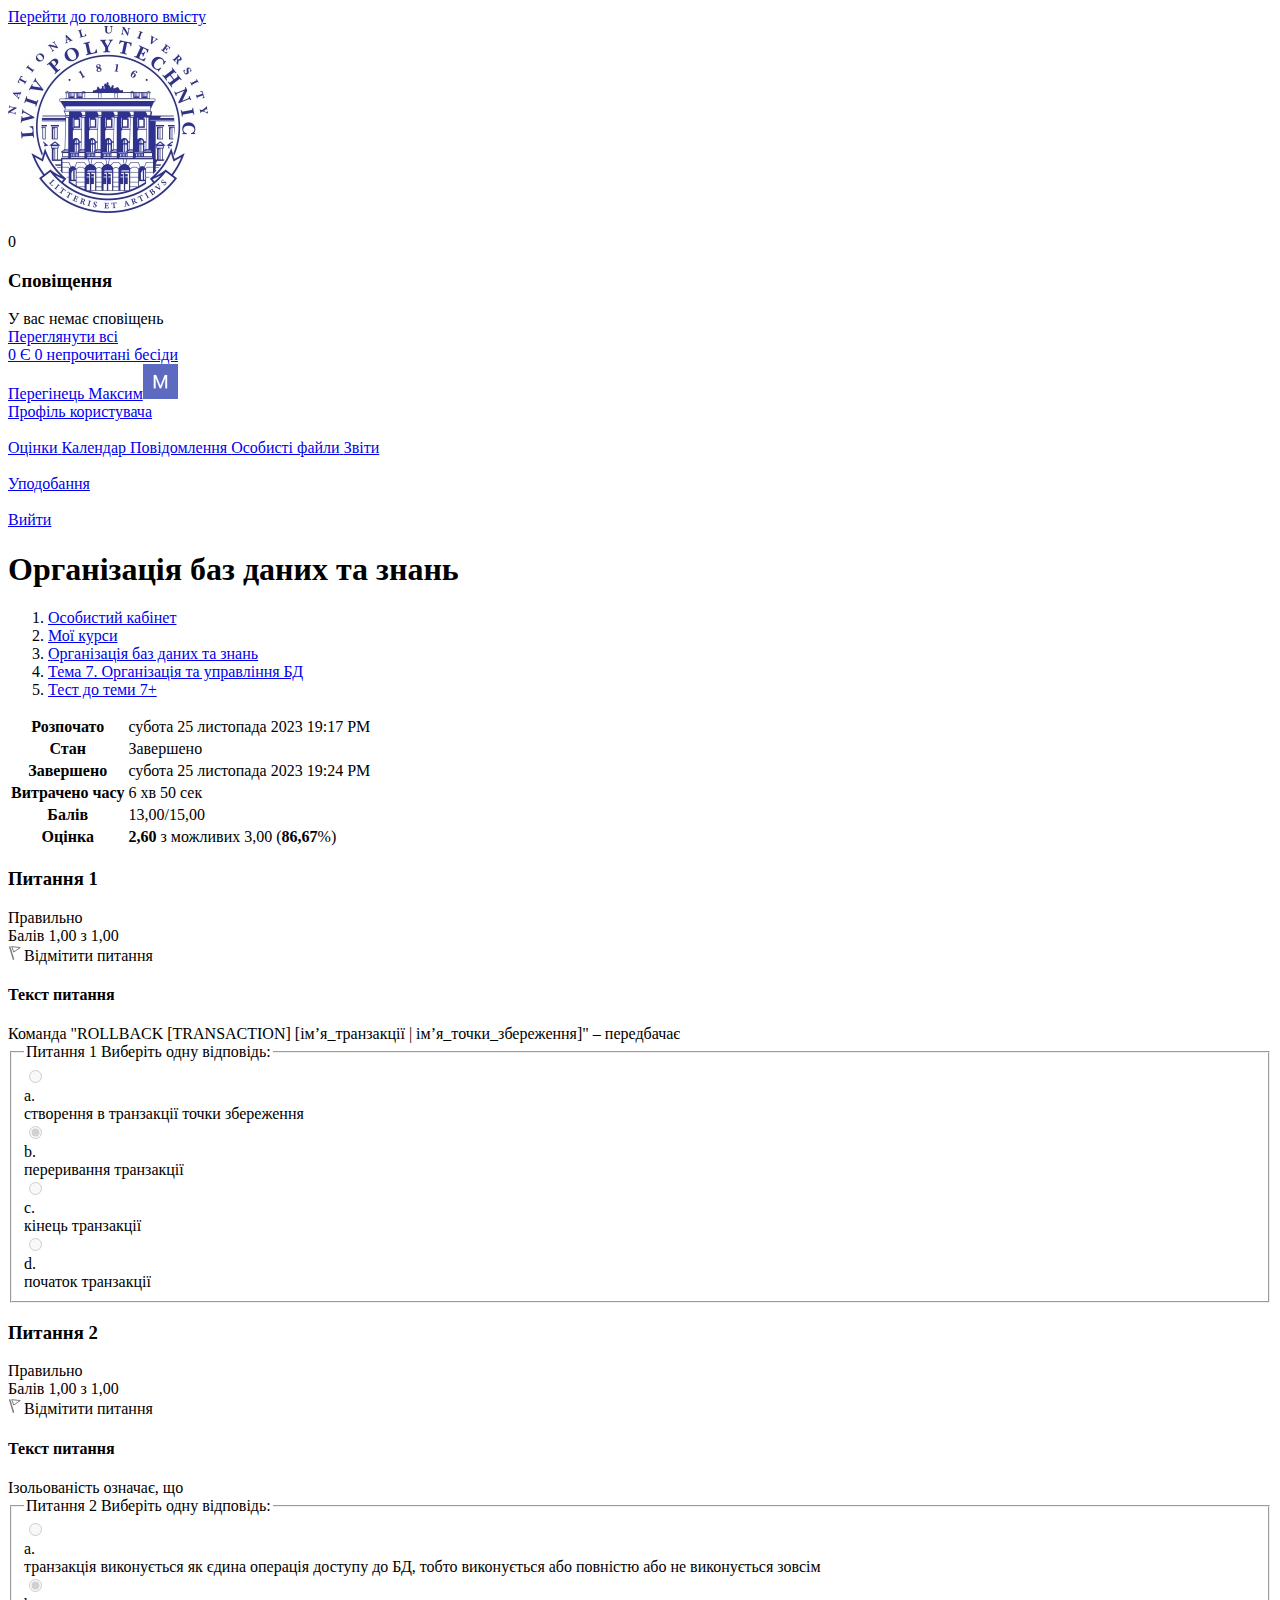
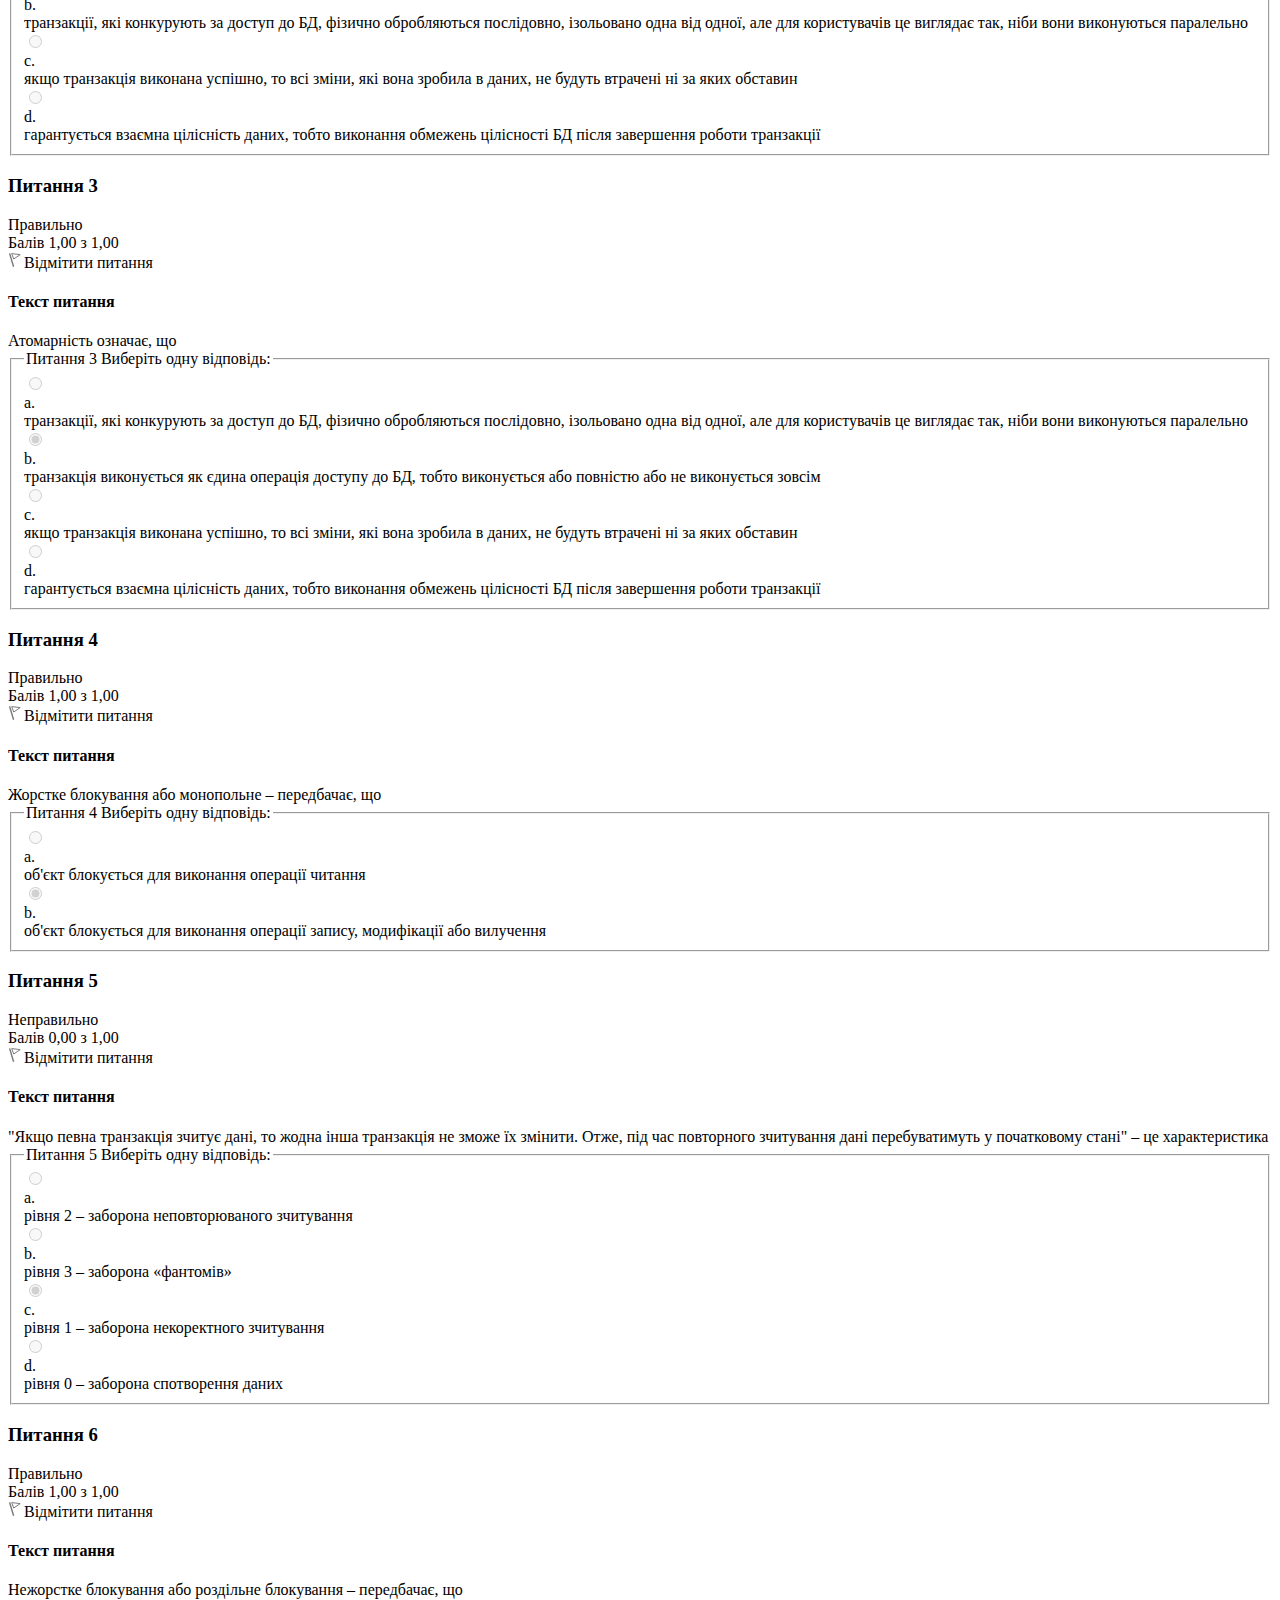
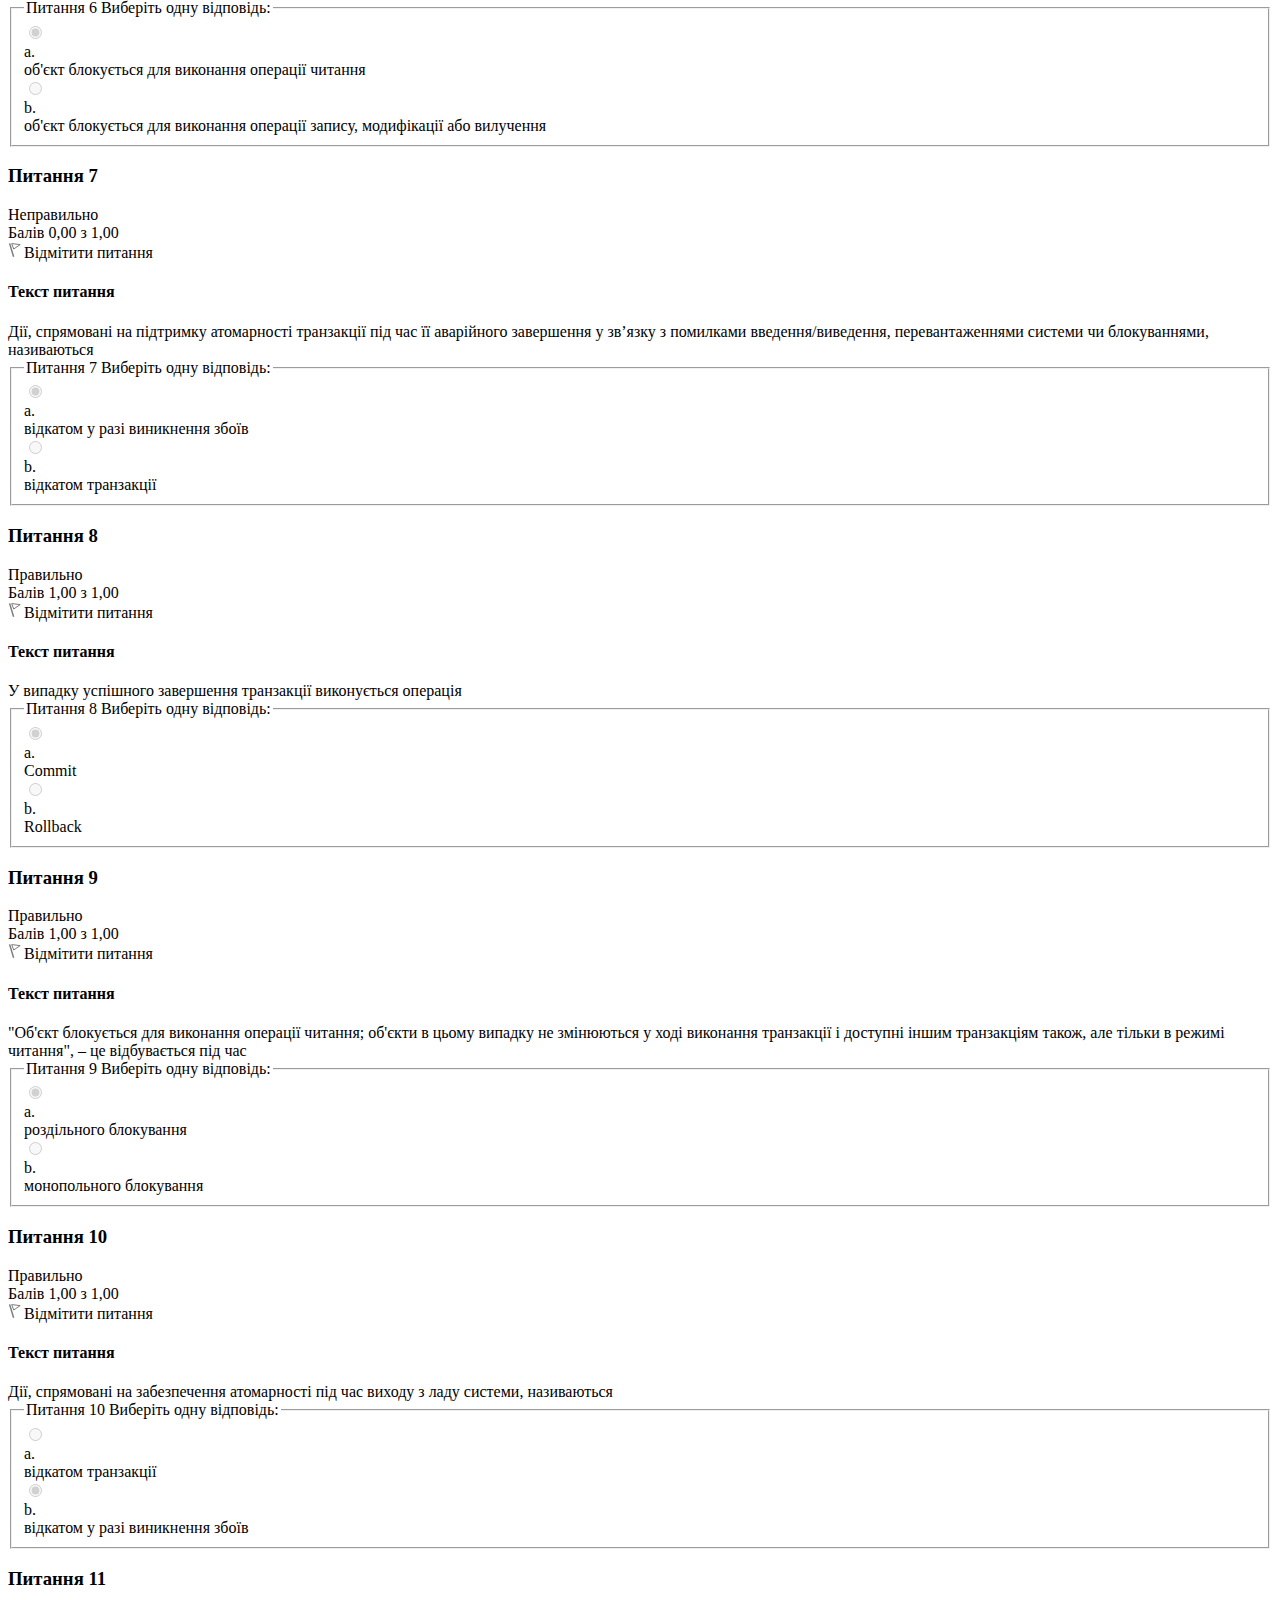
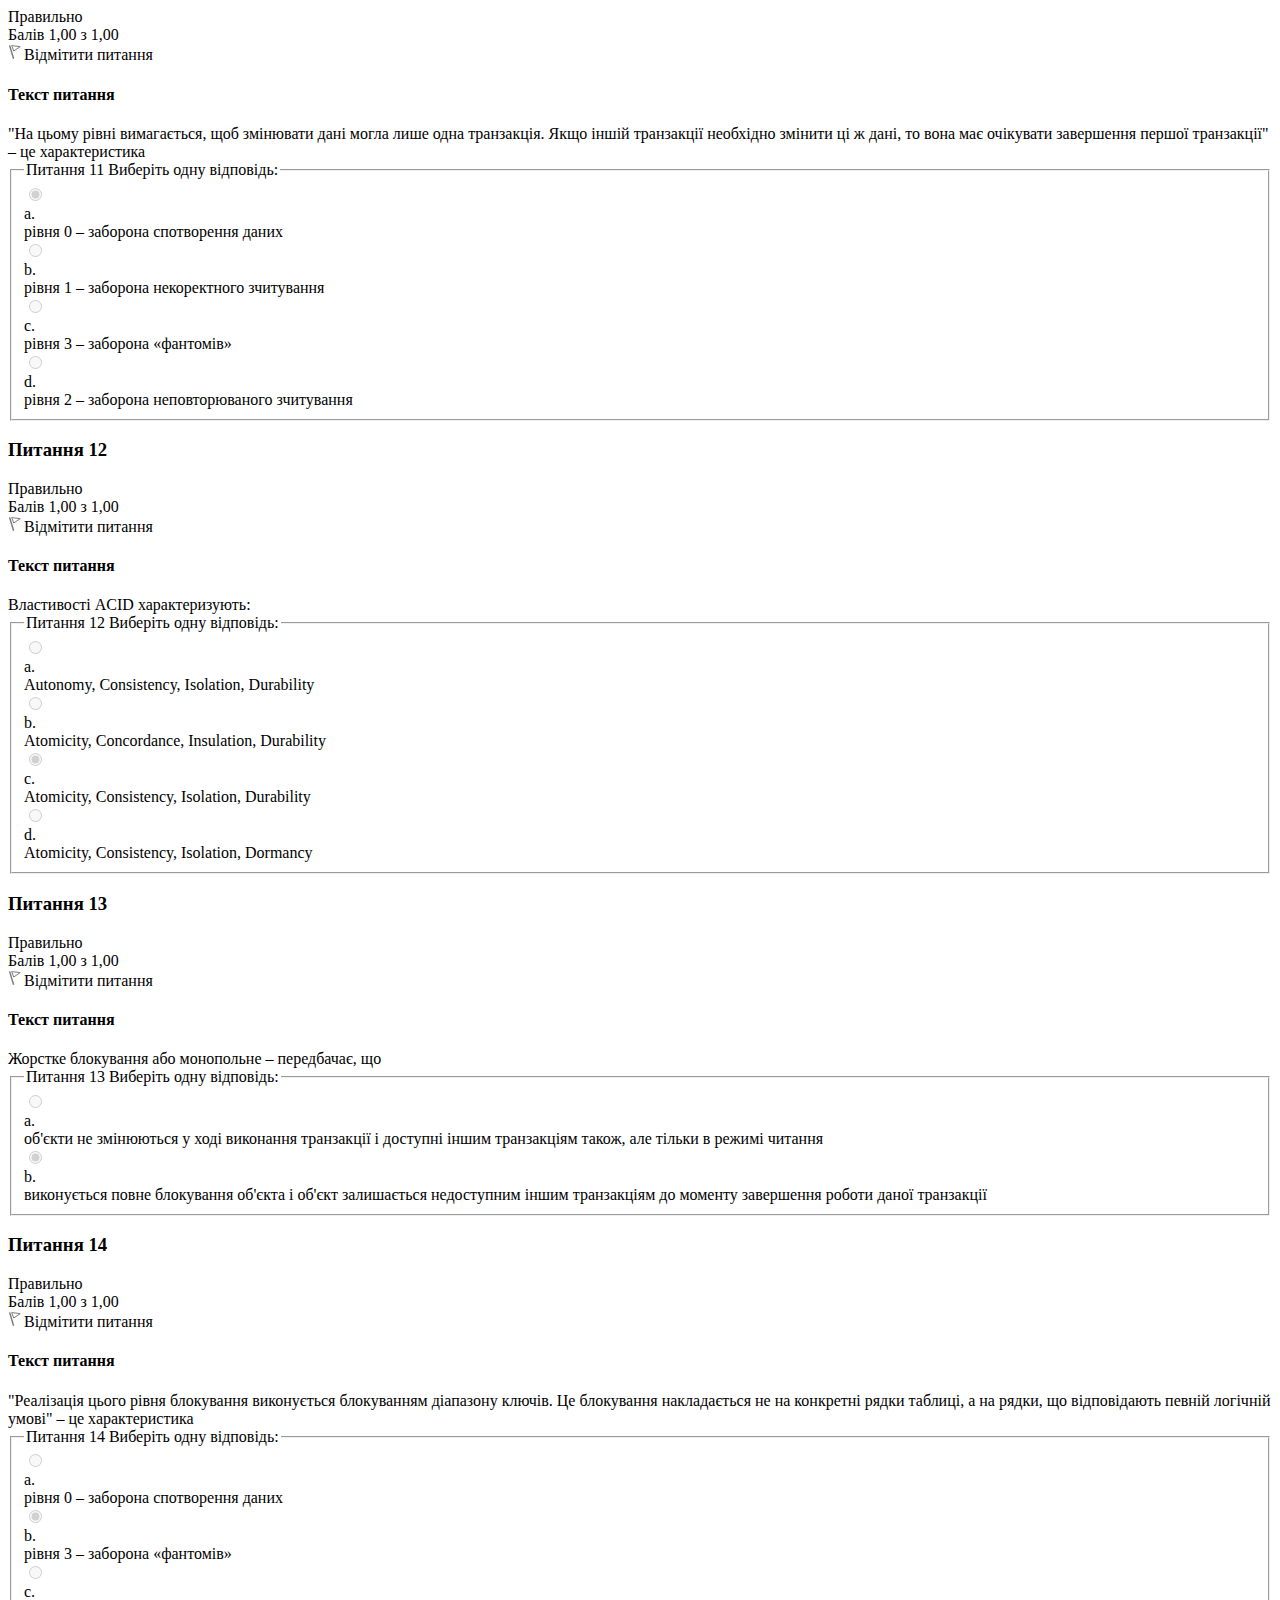
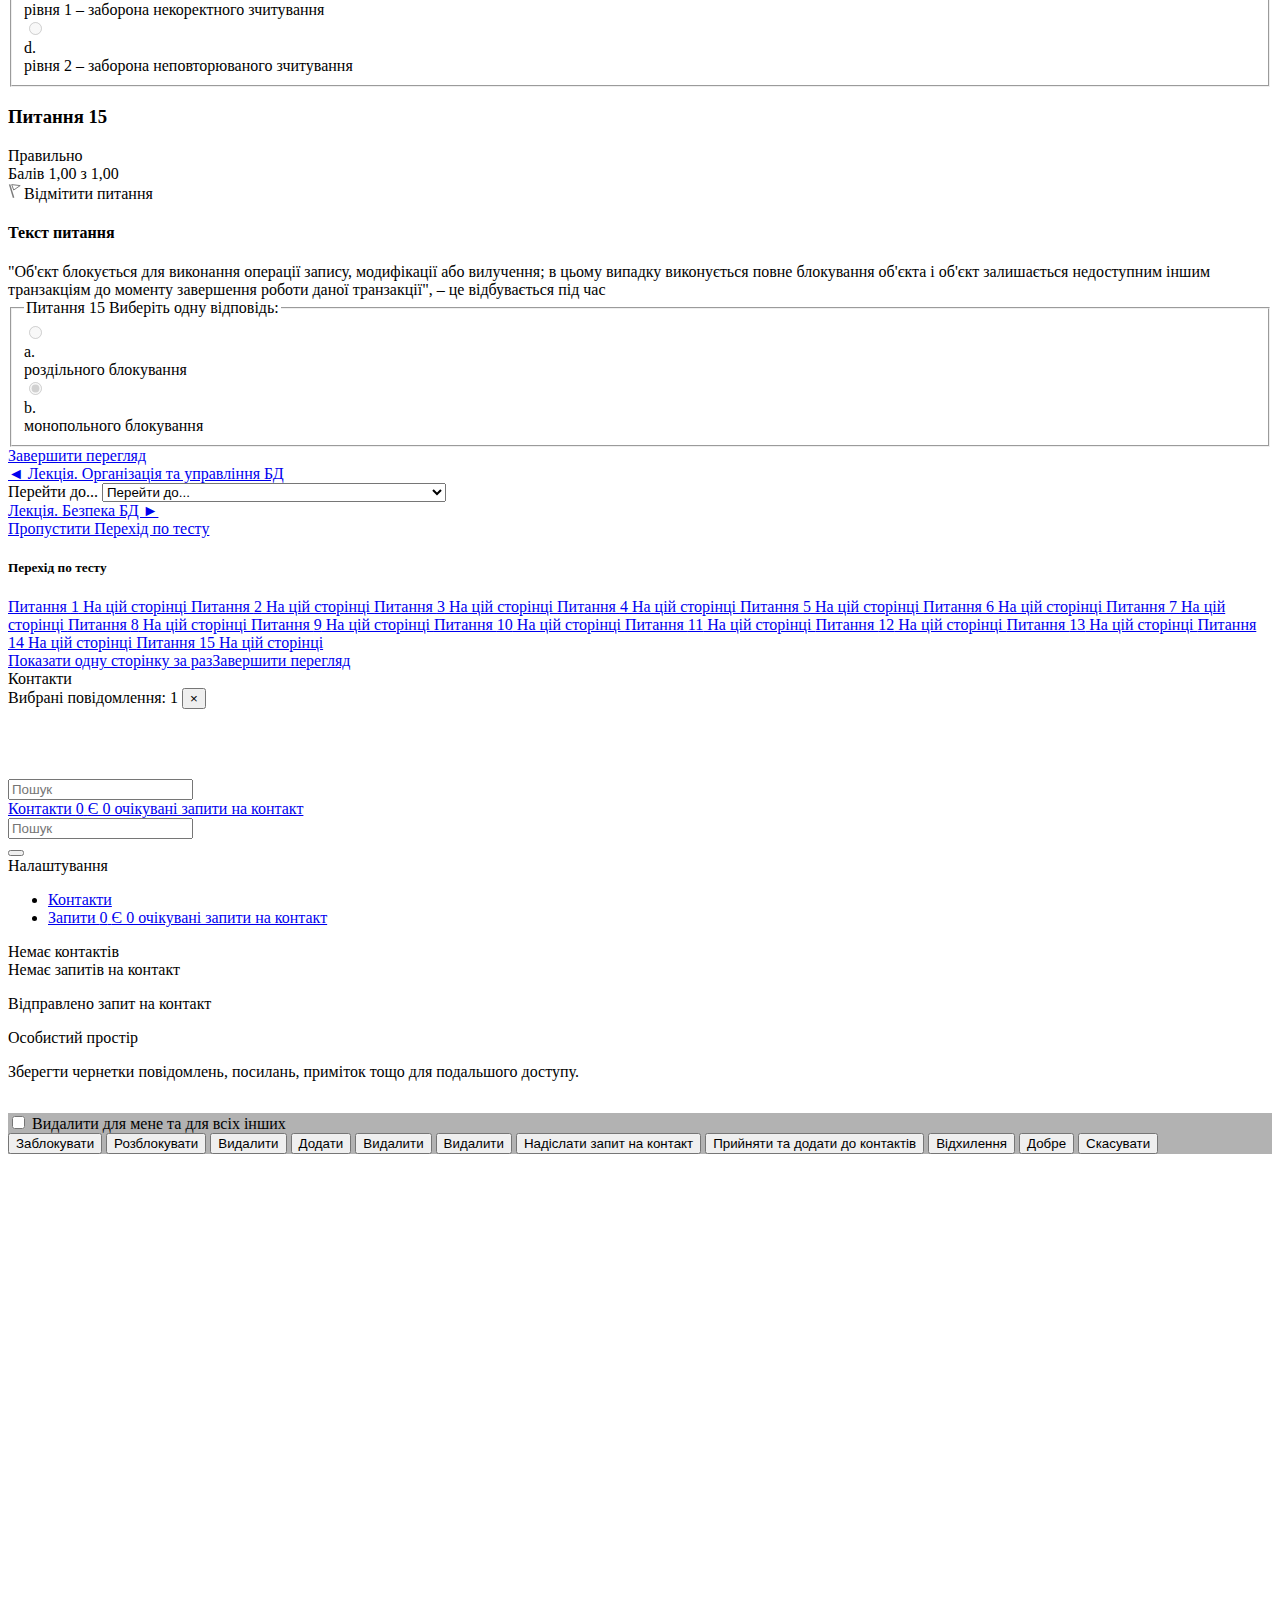
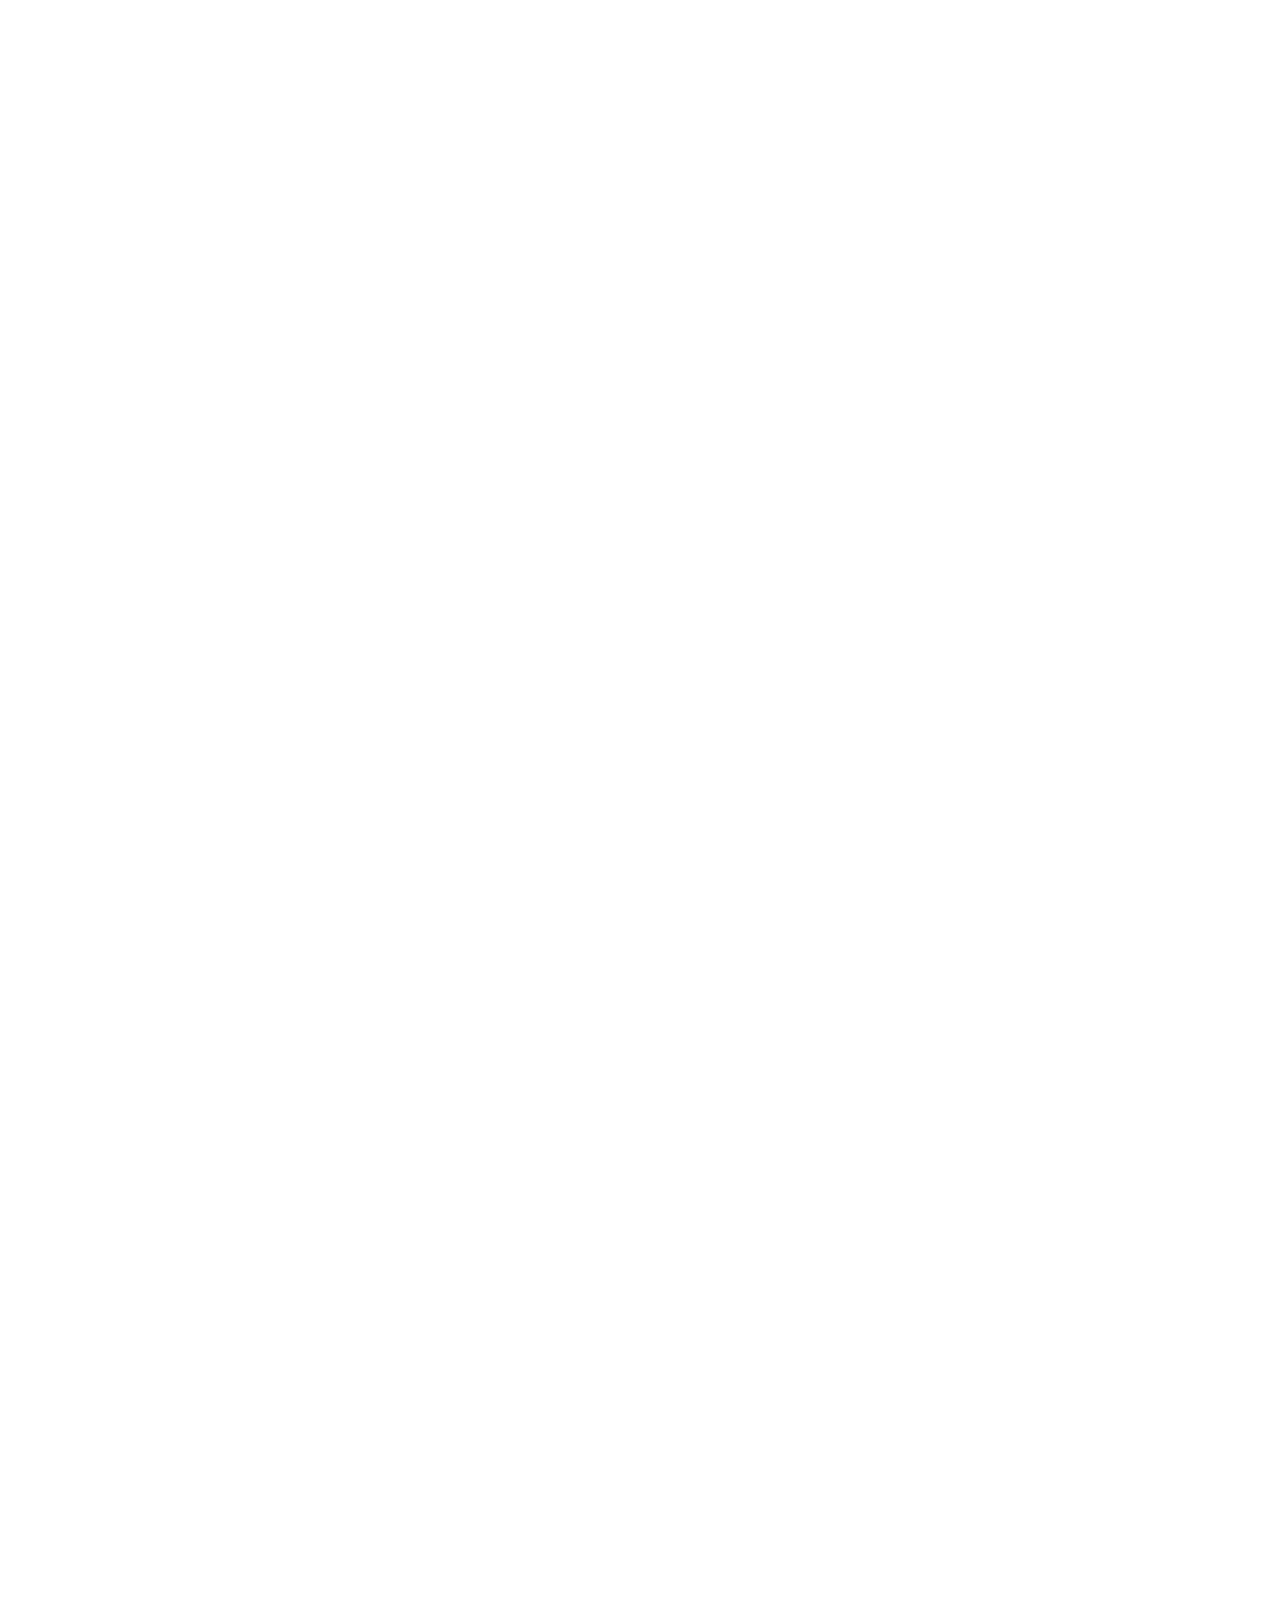
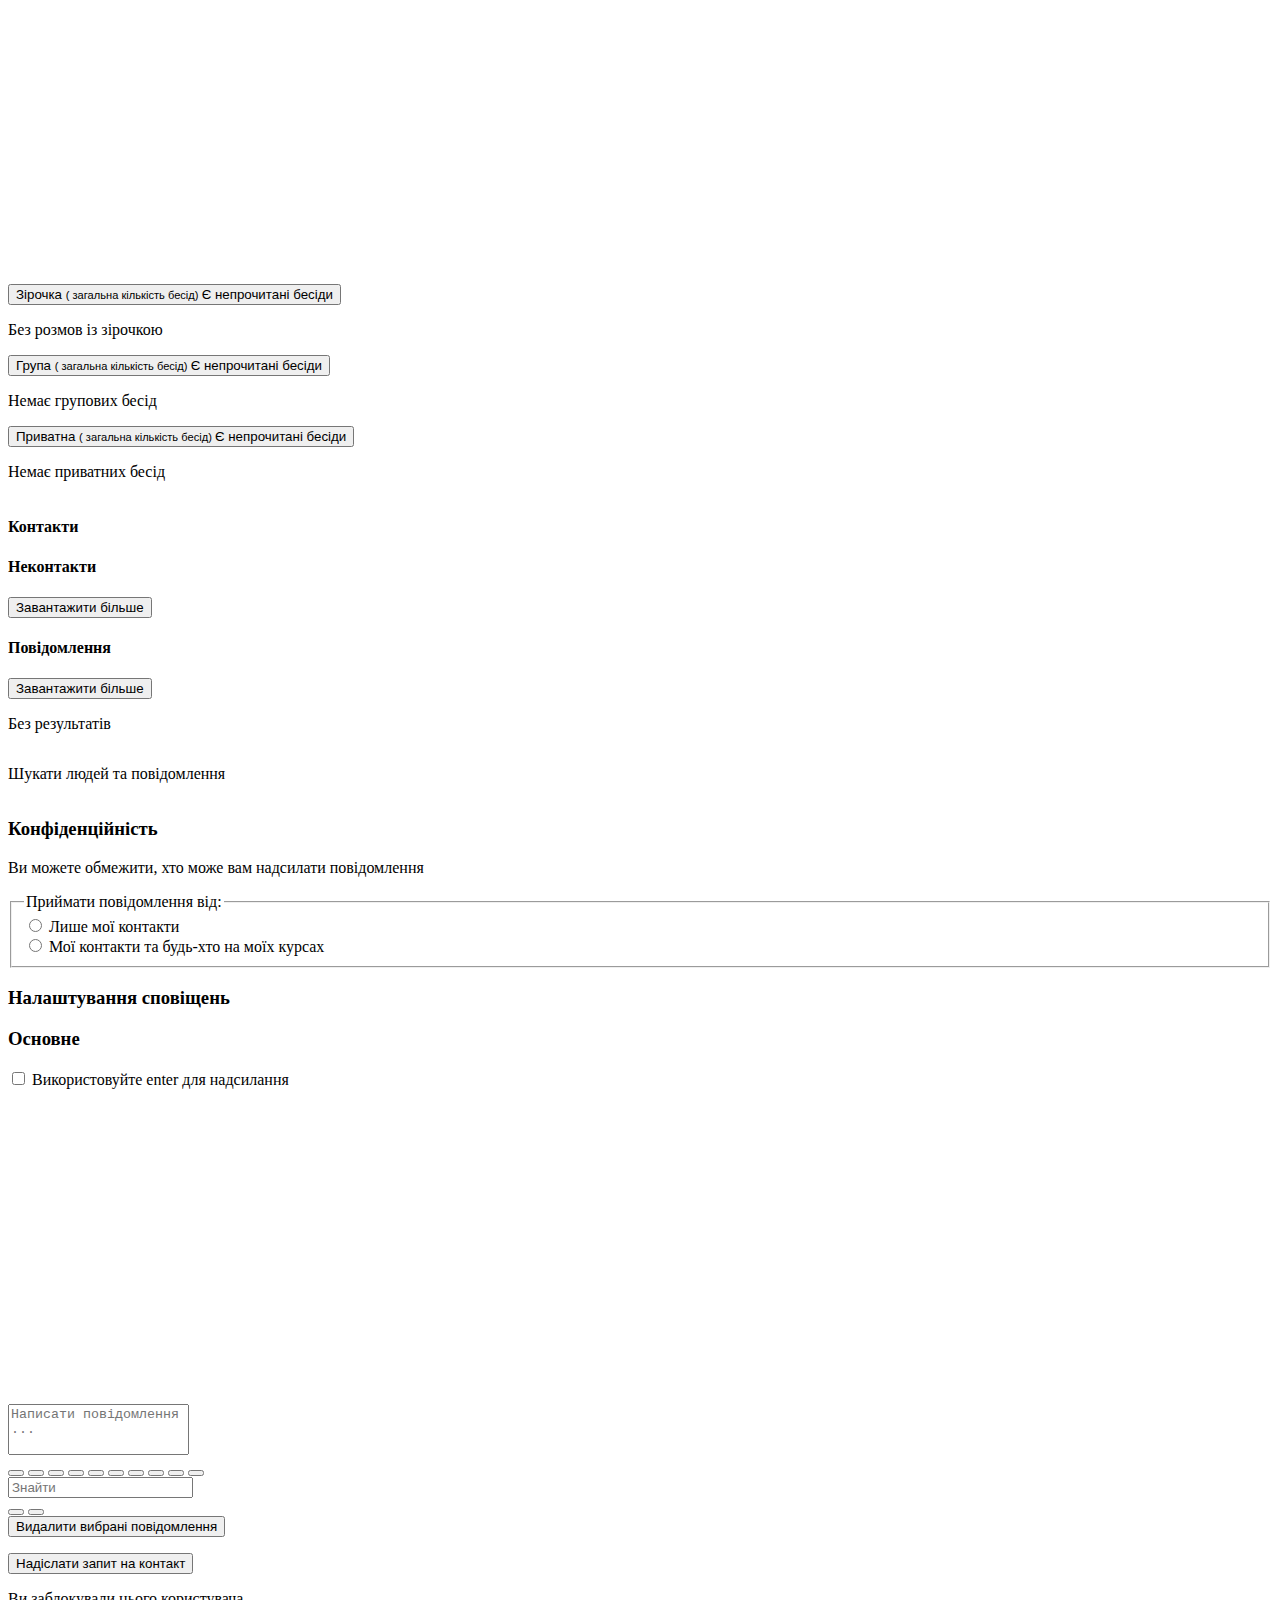
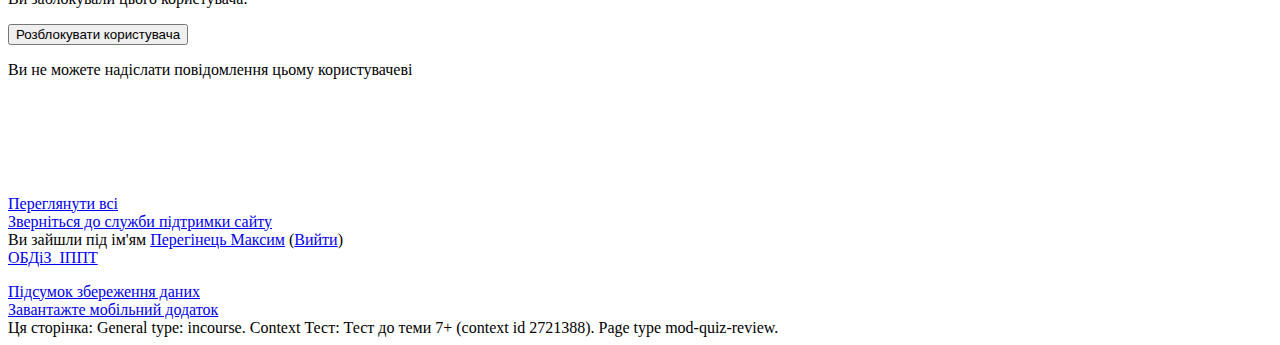
<file: assets/Тест до теми 7+_ спроба перегляду.html>
<!DOCTYPE html>
<!-- saved from url=(0067)https://vns.lpnu.ua/mod/quiz/review.php?attempt=6922531&cmid=599668 -->
<html dir="ltr" lang="uk" xml:lang="uk" class="yui3-js-enabled" data-lt-installed="true"><link type="text/css" rel="stylesheet" id="dark-mode-custom-link"><link type="text/css" rel="stylesheet" id="dark-mode-general-link"><style lang="en" type="text/css" id="dark-mode-custom-style"></style><style lang="en" type="text/css" id="dark-mode-native-style"></style><style lang="en" type="text/css" id="dark-mode-native-sheet"></style><head><meta http-equiv="Content-Type" content="text/html; charset=UTF-8">
    <title>Тест до теми 7+: спроба перегляду</title>
    <link rel="shortcut icon" href="https://vns.lpnu.ua/theme/image.php?theme=classic&amp;component=theme&amp;rev=1700869287&amp;image=favicon">
    <meta name="apple-itunes-app" content="app-id=633359593, app-argument=https://vns.lpnu.ua/mod/quiz/review.php?attempt=6922531&amp;cmid=599668"><link rel="manifest" href="https://vns.lpnu.ua/admin/tool/mobile/mobile.webmanifest.php">
<meta name="keywords" content="moodle, Тест до теми 7+: спроба перегляду">
<link rel="stylesheet" type="text/css" href="./Тест до теми 7+_ спроба перегляду_files/combo"><script type="text/javascript" async="" src="./Тест до теми 7+_ спроба перегляду_files/analytics.js.download"></script><script type="text/javascript" async="" src="./Тест до теми 7+_ спроба перегляду_files/js"></script><script type="text/javascript" async="" src="./Тест до теми 7+_ спроба перегляду_files/analytics.js.download"></script><script type="text/javascript" async="" src="./Тест до теми 7+_ спроба перегляду_files/js(1)"></script><script type="text/javascript" async="" src="./Тест до теми 7+_ спроба перегляду_files/js(2)"></script><script type="text/javascript" async="" src="./Тест до теми 7+_ спроба перегляду_files/analytics.js.download"></script><script type="text/javascript" async="" src="./Тест до теми 7+_ спроба перегляду_files/js(3)"></script><script charset="utf-8" id="yui_3_18_1_1_1700933084746_8" src="./Тест до теми 7+_ спроба перегляду_files/combo(1)" async=""></script><link charset="utf-8" rel="stylesheet" id="yui_3_18_1_1_1700933084746_19" href="./Тест до теми 7+_ спроба перегляду_files/combo(2)"><script charset="utf-8" id="yui_3_18_1_1_1700933084746_20" src="./Тест до теми 7+_ спроба перегляду_files/combo(3)" async=""></script><script charset="utf-8" id="yui_3_18_1_1_1700933084746_28" src="./Тест до теми 7+_ спроба перегляду_files/javascript.php" async=""></script><script charset="utf-8" id="yui_3_18_1_1_1700933084746_129" src="./Тест до теми 7+_ спроба перегляду_files/javascript(1).php" async=""></script><script charset="utf-8" id="yui_3_18_1_1_1700933084746_130" src="./Тест до теми 7+_ спроба перегляду_files/javascript(2).php" async=""></script><script charset="utf-8" id="yui_3_18_1_1_1700933084746_131" src="./Тест до теми 7+_ спроба перегляду_files/combo(4)" async=""></script><script id="firstthemesheet" type="text/css">/** Required in order to fix style inclusion problems in IE with YUI **/</script><link rel="stylesheet" type="text/css" href="./Тест до теми 7+_ спроба перегляду_files/styles.php">
<script>
//<![CDATA[
var M = {}; M.yui = {};
M.pageloadstarttime = new Date();
M.cfg = {"wwwroot":"https:\/\/vns.lpnu.ua","homeurl":{},"sesskey":"njcGiGRqrB","sessiontimeout":"345600","sessiontimeoutwarning":"6000","themerev":"1700869287","slasharguments":0,"theme":"classic","iconsystemmodule":"core\/icon_system_fontawesome","jsrev":"1700869328","admin":"admin","svgicons":true,"usertimezone":"Europe\/Kyiv","courseId":11452,"courseContextId":1834525,"contextid":2721388,"contextInstanceId":599668,"langrev":1700869309,"templaterev":"1700869350"};var yui1ConfigFn = function(me) {if(/-skin|reset|fonts|grids|base/.test(me.name)){me.type='css';me.path=me.path.replace(/\.js/,'.css');me.path=me.path.replace(/\/yui2-skin/,'/assets/skins/sam/yui2-skin')}};
var yui2ConfigFn = function(me) {var parts=me.name.replace(/^moodle-/,'').split('-'),component=parts.shift(),module=parts[0],min='-min';if(/-(skin|core)$/.test(me.name)){parts.pop();me.type='css';min=''}
if(module){var filename=parts.join('-');me.path=component+'/'+module+'/'+filename+min+'.'+me.type}else{me.path=component+'/'+component+'.'+me.type}};
YUI_config = {"debug":false,"base":"https:\/\/vns.lpnu.ua\/lib\/yuilib\/3.18.1\/","comboBase":"https:\/\/vns.lpnu.ua\/theme\/yui_combo.php?","combine":true,"filter":null,"insertBefore":"firstthemesheet","groups":{"yui2":{"base":"https:\/\/vns.lpnu.ua\/lib\/yuilib\/2in3\/2.9.0\/build\/","comboBase":"https:\/\/vns.lpnu.ua\/theme\/yui_combo.php?","combine":true,"ext":false,"root":"2in3\/2.9.0\/build\/","patterns":{"yui2-":{"group":"yui2","configFn":yui1ConfigFn}}},"moodle":{"name":"moodle","base":"https:\/\/vns.lpnu.ua\/theme\/yui_combo.php?m\/1700869328\/","combine":true,"comboBase":"https:\/\/vns.lpnu.ua\/theme\/yui_combo.php?","ext":false,"root":"m\/1700869328\/","patterns":{"moodle-":{"group":"moodle","configFn":yui2ConfigFn}},"filter":null,"modules":{"moodle-core-actionmenu":{"requires":["base","event","node-event-simulate"]},"moodle-core-blocks":{"requires":["base","node","io","dom","dd","dd-scroll","moodle-core-dragdrop","moodle-core-notification"]},"moodle-core-chooserdialogue":{"requires":["base","panel","moodle-core-notification"]},"moodle-core-dragdrop":{"requires":["base","node","io","dom","dd","event-key","event-focus","moodle-core-notification"]},"moodle-core-event":{"requires":["event-custom"]},"moodle-core-formchangechecker":{"requires":["base","event-focus","moodle-core-event"]},"moodle-core-handlebars":{"condition":{"trigger":"handlebars","when":"after"}},"moodle-core-languninstallconfirm":{"requires":["base","node","moodle-core-notification-confirm","moodle-core-notification-alert"]},"moodle-core-lockscroll":{"requires":["plugin","base-build"]},"moodle-core-maintenancemodetimer":{"requires":["base","node"]},"moodle-core-notification":{"requires":["moodle-core-notification-dialogue","moodle-core-notification-alert","moodle-core-notification-confirm","moodle-core-notification-exception","moodle-core-notification-ajaxexception"]},"moodle-core-notification-dialogue":{"requires":["base","node","panel","escape","event-key","dd-plugin","moodle-core-widget-focusafterclose","moodle-core-lockscroll"]},"moodle-core-notification-alert":{"requires":["moodle-core-notification-dialogue"]},"moodle-core-notification-confirm":{"requires":["moodle-core-notification-dialogue"]},"moodle-core-notification-exception":{"requires":["moodle-core-notification-dialogue"]},"moodle-core-notification-ajaxexception":{"requires":["moodle-core-notification-dialogue"]},"moodle-core_availability-form":{"requires":["base","node","event","event-delegate","panel","moodle-core-notification-dialogue","json"]},"moodle-backup-backupselectall":{"requires":["node","event","node-event-simulate","anim"]},"moodle-backup-confirmcancel":{"requires":["node","node-event-simulate","moodle-core-notification-confirm"]},"moodle-course-categoryexpander":{"requires":["node","event-key"]},"moodle-course-dragdrop":{"requires":["base","node","io","dom","dd","dd-scroll","moodle-core-dragdrop","moodle-core-notification","moodle-course-coursebase","moodle-course-util"]},"moodle-course-management":{"requires":["base","node","io-base","moodle-core-notification-exception","json-parse","dd-constrain","dd-proxy","dd-drop","dd-delegate","node-event-delegate"]},"moodle-course-util":{"requires":["node"],"use":["moodle-course-util-base"],"submodules":{"moodle-course-util-base":{},"moodle-course-util-section":{"requires":["node","moodle-course-util-base"]},"moodle-course-util-cm":{"requires":["node","moodle-course-util-base"]}}},"moodle-form-dateselector":{"requires":["base","node","overlay","calendar"]},"moodle-form-shortforms":{"requires":["node","base","selector-css3","moodle-core-event"]},"moodle-question-chooser":{"requires":["moodle-core-chooserdialogue"]},"moodle-question-preview":{"requires":["base","dom","event-delegate","event-key","core_question_engine"]},"moodle-question-searchform":{"requires":["base","node"]},"moodle-availability_completion-form":{"requires":["base","node","event","moodle-core_availability-form"]},"moodle-availability_date-form":{"requires":["base","node","event","io","moodle-core_availability-form"]},"moodle-availability_grade-form":{"requires":["base","node","event","moodle-core_availability-form"]},"moodle-availability_group-form":{"requires":["base","node","event","moodle-core_availability-form"]},"moodle-availability_grouping-form":{"requires":["base","node","event","moodle-core_availability-form"]},"moodle-availability_profile-form":{"requires":["base","node","event","moodle-core_availability-form"]},"moodle-mod_assign-history":{"requires":["node","transition"]},"moodle-mod_quiz-autosave":{"requires":["base","node","event","event-valuechange","node-event-delegate","io-form"]},"moodle-mod_quiz-dragdrop":{"requires":["base","node","io","dom","dd","dd-scroll","moodle-core-dragdrop","moodle-core-notification","moodle-mod_quiz-quizbase","moodle-mod_quiz-util-base","moodle-mod_quiz-util-page","moodle-mod_quiz-util-slot","moodle-course-util"]},"moodle-mod_quiz-modform":{"requires":["base","node","event"]},"moodle-mod_quiz-questionchooser":{"requires":["moodle-core-chooserdialogue","moodle-mod_quiz-util","querystring-parse"]},"moodle-mod_quiz-quizbase":{"requires":["base","node"]},"moodle-mod_quiz-toolboxes":{"requires":["base","node","event","event-key","io","moodle-mod_quiz-quizbase","moodle-mod_quiz-util-slot","moodle-core-notification-ajaxexception"]},"moodle-mod_quiz-util":{"requires":["node","moodle-core-actionmenu"],"use":["moodle-mod_quiz-util-base"],"submodules":{"moodle-mod_quiz-util-base":{},"moodle-mod_quiz-util-slot":{"requires":["node","moodle-mod_quiz-util-base"]},"moodle-mod_quiz-util-page":{"requires":["node","moodle-mod_quiz-util-base"]}}},"moodle-message_airnotifier-toolboxes":{"requires":["base","node","io"]},"moodle-filter_glossary-autolinker":{"requires":["base","node","io-base","json-parse","event-delegate","overlay","moodle-core-event","moodle-core-notification-alert","moodle-core-notification-exception","moodle-core-notification-ajaxexception"]},"moodle-filter_mathjaxloader-loader":{"requires":["moodle-core-event"]},"moodle-editor_atto-editor":{"requires":["node","transition","io","overlay","escape","event","event-simulate","event-custom","node-event-html5","node-event-simulate","yui-throttle","moodle-core-notification-dialogue","moodle-core-notification-confirm","moodle-editor_atto-rangy","handlebars","timers","querystring-stringify"]},"moodle-editor_atto-plugin":{"requires":["node","base","escape","event","event-outside","handlebars","event-custom","timers","moodle-editor_atto-menu"]},"moodle-editor_atto-menu":{"requires":["moodle-core-notification-dialogue","node","event","event-custom"]},"moodle-editor_atto-rangy":{"requires":[]},"moodle-report_eventlist-eventfilter":{"requires":["base","event","node","node-event-delegate","datatable","autocomplete","autocomplete-filters"]},"moodle-report_loglive-fetchlogs":{"requires":["base","event","node","io","node-event-delegate"]},"moodle-gradereport_history-userselector":{"requires":["escape","event-delegate","event-key","handlebars","io-base","json-parse","moodle-core-notification-dialogue"]},"moodle-qbank_editquestion-chooser":{"requires":["moodle-core-chooserdialogue"]},"moodle-tool_lp-dragdrop-reorder":{"requires":["moodle-core-dragdrop"]},"moodle-assignfeedback_editpdf-editor":{"requires":["base","event","node","io","graphics","json","event-move","event-resize","transition","querystring-stringify-simple","moodle-core-notification-dialog","moodle-core-notification-alert","moodle-core-notification-warning","moodle-core-notification-exception","moodle-core-notification-ajaxexception"]},"moodle-atto_accessibilitychecker-button":{"requires":["color-base","moodle-editor_atto-plugin"]},"moodle-atto_accessibilityhelper-button":{"requires":["moodle-editor_atto-plugin"]},"moodle-atto_align-button":{"requires":["moodle-editor_atto-plugin"]},"moodle-atto_bold-button":{"requires":["moodle-editor_atto-plugin"]},"moodle-atto_charmap-button":{"requires":["moodle-editor_atto-plugin"]},"moodle-atto_clear-button":{"requires":["moodle-editor_atto-plugin"]},"moodle-atto_collapse-button":{"requires":["moodle-editor_atto-plugin"]},"moodle-atto_emojipicker-button":{"requires":["moodle-editor_atto-plugin"]},"moodle-atto_emoticon-button":{"requires":["moodle-editor_atto-plugin"]},"moodle-atto_equation-button":{"requires":["moodle-editor_atto-plugin","moodle-core-event","io","event-valuechange","tabview","array-extras"]},"moodle-atto_h5p-button":{"requires":["moodle-editor_atto-plugin"]},"moodle-atto_html-beautify":{},"moodle-atto_html-button":{"requires":["promise","moodle-editor_atto-plugin","moodle-atto_html-beautify","moodle-atto_html-codemirror","event-valuechange"]},"moodle-atto_html-codemirror":{"requires":["moodle-atto_html-codemirror-skin"]},"moodle-atto_image-button":{"requires":["moodle-editor_atto-plugin"]},"moodle-atto_indent-button":{"requires":["moodle-editor_atto-plugin"]},"moodle-atto_italic-button":{"requires":["moodle-editor_atto-plugin"]},"moodle-atto_link-button":{"requires":["moodle-editor_atto-plugin"]},"moodle-atto_managefiles-button":{"requires":["moodle-editor_atto-plugin"]},"moodle-atto_managefiles-usedfiles":{"requires":["node","escape"]},"moodle-atto_media-button":{"requires":["moodle-editor_atto-plugin","moodle-form-shortforms"]},"moodle-atto_noautolink-button":{"requires":["moodle-editor_atto-plugin"]},"moodle-atto_orderedlist-button":{"requires":["moodle-editor_atto-plugin"]},"moodle-atto_recordrtc-button":{"requires":["moodle-editor_atto-plugin","moodle-atto_recordrtc-recording"]},"moodle-atto_recordrtc-recording":{"requires":["moodle-atto_recordrtc-button"]},"moodle-atto_rtl-button":{"requires":["moodle-editor_atto-plugin"]},"moodle-atto_strike-button":{"requires":["moodle-editor_atto-plugin"]},"moodle-atto_subscript-button":{"requires":["moodle-editor_atto-plugin"]},"moodle-atto_superscript-button":{"requires":["moodle-editor_atto-plugin"]},"moodle-atto_table-button":{"requires":["moodle-editor_atto-plugin","moodle-editor_atto-menu","event","event-valuechange"]},"moodle-atto_teamsmeeting-button":{"requires":["moodle-editor_atto-plugin"]},"moodle-atto_title-button":{"requires":["moodle-editor_atto-plugin"]},"moodle-atto_underline-button":{"requires":["moodle-editor_atto-plugin"]},"moodle-atto_undo-button":{"requires":["moodle-editor_atto-plugin"]},"moodle-atto_unorderedlist-button":{"requires":["moodle-editor_atto-plugin"]},"moodle-atto_wiris-button":{"requires":["moodle-editor_atto-plugin","get"]},"moodle-atto_wordimport-button":{"requires":["moodle-editor_atto-plugin"]}}},"gallery":{"name":"gallery","base":"https:\/\/vns.lpnu.ua\/lib\/yuilib\/gallery\/","combine":true,"comboBase":"https:\/\/vns.lpnu.ua\/theme\/yui_combo.php?","ext":false,"root":"gallery\/1700869328\/","patterns":{"gallery-":{"group":"gallery"}}}},"modules":{"core_filepicker":{"name":"core_filepicker","fullpath":"https:\/\/vns.lpnu.ua\/lib\/javascript.php?rev=1700869328&jsfile=%2Frepository%2Ffilepicker.js","requires":["base","node","node-event-simulate","json","async-queue","io-base","io-upload-iframe","io-form","yui2-treeview","panel","cookie","datatable","datatable-sort","resize-plugin","dd-plugin","escape","moodle-core_filepicker","moodle-core-notification-dialogue"]},"core_comment":{"name":"core_comment","fullpath":"https:\/\/vns.lpnu.ua\/lib\/javascript.php?rev=1700869328&jsfile=%2Fcomment%2Fcomment.js","requires":["base","io-base","node","json","yui2-animation","overlay","escape"]},"mathjax":{"name":"mathjax","fullpath":"https:\/\/cdn.jsdelivr.net\/npm\/mathjax@2.7.9\/MathJax.js?delayStartupUntil=configured"},"core_question_flags":{"name":"core_question_flags","fullpath":"https:\/\/vns.lpnu.ua\/lib\/javascript.php?rev=1700869328&jsfile=%2Fquestion%2Fflags.js","requires":["base","dom","event-delegate","io-base"]},"core_question_engine":{"name":"core_question_engine","fullpath":"https:\/\/vns.lpnu.ua\/lib\/javascript.php?rev=1700869328&jsfile=%2Fquestion%2Fqengine.js","requires":["node","event"]},"mod_quiz":{"name":"mod_quiz","fullpath":"https:\/\/vns.lpnu.ua\/lib\/javascript.php?rev=1700869328&jsfile=%2Fmod%2Fquiz%2Fmodule.js","requires":["base","dom","event-delegate","event-key","core_question_engine"]}},"logInclude":[],"logExclude":[],"logLevel":null};
M.yui.loader = {modules: {}};

//]]>
</script>

<!-- Global site tag (gtag.js) - Google Analytics -->
<script async="" src="./Тест до теми 7+_ спроба перегляду_files/js(4)"></script>
<script>
  window.dataLayer = window.dataLayer || [];
  function gtag(){dataLayer.push(arguments);}
  gtag('js', new Date());

  gtag('config', 'UA-73451727-1');
</script>


<!-- Global site tag (gtag.js) - Google Analytics -->
<script async="" src="./Тест до теми 7+_ спроба перегляду_files/js(5)"></script>
<script>
  window.dataLayer = window.dataLayer || [];
  function gtag(){dataLayer.push(arguments);}
  gtag('js', new Date());

  gtag('config', 'UA-113782330-1');
</script>
<!-- Global site tag (gtag.js) - Google Analytics -->
<script async="" src="./Тест до теми 7+_ спроба перегляду_files/js(6)"></script>
<script>
  window.dataLayer = window.dataLayer || [];
  function gtag(){dataLayer.push(arguments);}
  gtag('js', new Date());

  gtag('config', 'UA-123656552-1');
</script>

    <meta name="viewport" content="width=device-width, initial-scale=1.0">
<script type="text/javascript" charset="utf-8" async="" data-requirecontext="_" data-requiremodule="core/first" src="./Тест до теми 7+_ спроба перегляду_files/requirejs.php"></script><script type="text/x-mathjax-config">MathJax.Hub.Config({
    config: ["Accessible.js", "Safe.js"],
    errorSettings: { message: ["!"] },
    skipStartupTypeset: true,
    messageStyle: "none"
});
</script><script type="text/javascript" charset="utf-8" async="" data-requirecontext="_" data-requiremodule="core_form/events" src="./Тест до теми 7+_ спроба перегляду_files/requirejs(1).php"></script><script type="text/javascript" charset="utf-8" async="" data-requirecontext="_" data-requiremodule="jquery" src="./Тест до теми 7+_ спроба перегляду_files/javascript(3).php"></script></head>
<body id="page-mod-quiz-review" class="format-topics  path-mod path-mod-quiz chrome dir-ltr lang-uk yui-skin-sam yui3-skin-sam vns-lpnu-ua pagelayout-incourse course-11452 context-2721388 cmid-599668 cm-type-quiz category-2192  jsenabled">

<div id="page-wrapper" class="d-print-block">

    <div>
    <a class="sr-only sr-only-focusable" href="https://vns.lpnu.ua/mod/quiz/review.php?attempt=6922531&amp;cmid=599668#maincontent">Перейти до головного вмісту</a>
</div><script src="./Тест до теми 7+_ спроба перегляду_files/javascript(4).php"></script>
<script src="./Тест до теми 7+_ спроба перегляду_files/combo(5)"></script><script src="./Тест до теми 7+_ спроба перегляду_files/javascript(5).php"></script>
<script>
//<![CDATA[
document.body.className += ' jsenabled';
//]]>
</script>



    <nav class="fixed-top navbar navbar-bootswatch navbar-expand moodle-has-zindex">
    
        <a href="https://vns.lpnu.ua/my/" class="navbar-brand d-flex align-items-center m-1 p-0 aabtn">
                <img src="./Тест до теми 7+_ спроба перегляду_files/200px-Nulp_logo_eng.jpg" class="logo mr-1" alt="ВНС НУЛП">
        </a>
    
        <ul class="navbar-nav d-none d-md-flex">
            <!-- custom_menu -->
            
            <!-- page_heading_menu -->
            
        </ul>
        <div id="usernavigation" class="navbar-nav my-1 ml-auto">
            <div class="divider border-left h-50 align-self-center mx-1"></div>
            
            <div class="popover-region collapsed popover-region-notifications" id="nav-notification-popover-container" data-userid="308088" data-region="popover-region">
    <div class="popover-region-toggle nav-link icon-no-margin" data-region="popover-region-toggle" role="button" aria-controls="popover-region-container-65622ddca14b065622ddc9c0c94" aria-haspopup="true" aria-label=" Показати вікно сповіщень без нових сповіщень   " tabindex="0">
                <i class="icon fa fa-bell-o fa-fw " title="Переключити меню сповіщень" role="img" aria-label="Переключити меню сповіщень"></i>
        <div class="count-container hidden" data-region="count-container" aria-hidden="true">
            0
        </div>

    </div>
    <div id="popover-region-container-65622ddca14b065622ddc9c0c94" class="popover-region-container" data-region="popover-region-container" aria-expanded="false" aria-hidden="true" aria-label="Вікно сповіщень" role="region">
        <div class="popover-region-header-container">
            <h3 class="popover-region-header-text" data-region="popover-region-header-text">Сповіщення</h3>
            <div class="popover-region-header-actions" data-region="popover-region-header-actions">        <a class="mark-all-read-button" href="https://vns.lpnu.ua/mod/quiz/review.php?attempt=6922531&amp;cmid=599668#" title="Позначити все як прочитане" data-action="mark-all-read" role="button" aria-label="Позначити все як прочитане">
            <span class="normal-icon"><i class="icon fa fa-check fa-fw " aria-hidden="true"></i></span>
            <span class="loading-icon icon-no-margin"><i class="icon fa fa-circle-o-notch fa-spin fa-fw " title="Завантаження" role="img" aria-label="Завантаження"></i></span>
        </a>
            <a href="https://vns.lpnu.ua/message/notificationpreferences.php" title="Налаштування сповіщень" aria-label="Налаштування сповіщень">
                <i class="icon fa fa-cog fa-fw " aria-hidden="true"></i></a>
</div>
        </div>
        <div class="popover-region-content-container" data-region="popover-region-content-container">
            <div class="popover-region-content" data-region="popover-region-content">
                        <div class="all-notifications" data-region="all-notifications" role="log" aria-busy="false" aria-atomic="false" aria-relevant="additions"></div>
        <div class="empty-message" tabindex="0" data-region="empty-message">У вас немає сповіщень</div>

            </div>
            <span class="loading-icon icon-no-margin"><i class="icon fa fa-circle-o-notch fa-spin fa-fw " title="Завантаження" role="img" aria-label="Завантаження"></i></span>
        </div>
                <a class="see-all-link" href="https://vns.lpnu.ua/message/output/popup/notifications.php">
                    <div class="popover-region-footer-container">
                        <div class="popover-region-seeall-text">Переглянути всі</div>
                    </div>
                </a>
    </div>
</div><div class="popover-region collapsed" data-region="popover-region-messages">
    <a id="message-drawer-toggle-65622ddca240d65622ddc9c0c95" class="nav-link popover-region-toggle position-relative icon-no-margin" href="https://vns.lpnu.ua/mod/quiz/review.php?attempt=6922531&amp;cmid=599668#" role="button">
        <i class="icon fa fa-comment-o fa-fw " title="Переключити ящик обміну повідомленнями" role="img" aria-label="Переключити ящик обміну повідомленнями"></i>
        <div class="count-container hidden" data-region="count-container">
            <span aria-hidden="true">0</span>
            <span class="sr-only">Є 0 непрочитані бесіди</span>
        </div>
    </a>
    <span class="sr-only sr-only-focusable" data-region="jumpto" tabindex="-1"></span></div>
            <div class="d-flex align-items-stretch usermenu-container" data-region="usermenu">
                <div class="usermenu"><div class="action-menu moodle-actionmenu nowrap-items" id="action-menu-0" data-enhance="moodle-core-actionmenu">

        <div class="menubar d-flex " id="action-menu-0-menubar">

            


                <div class="action-menu-trigger">
                    <div class="dropdown">
                        <a href="https://vns.lpnu.ua/mod/quiz/review.php?attempt=6922531&amp;cmid=599668#" tabindex="0" class="nav-link dropdown-toggle icon-no-margin" id="action-menu-toggle-0" aria-label="Меню користувача" data-toggle="dropdown" role="button" aria-haspopup="true" aria-expanded="false" aria-controls="action-menu-0-menu">
                            
                            <span class="userbutton"><span class="usertext mr-1">Перегінець Максим</span><span class="avatars"><span class="avatar current"><img src="./Тест до теми 7+_ спроба перегляду_files/f2.png" class="userpicture" width="35" height="35" alt=""></span></span></span>
                                
                            <b class="caret"></b>
                        </a>
                            <div class="dropdown-menu menu dropdown-menu-right" id="action-menu-0-menu" data-rel="menu-content" aria-labelledby="action-menu-toggle-0" role="menu">
                                                                <a href="https://vns.lpnu.ua/user/profile.php" class="dropdown-item menu-action" role="menuitem" data-title="profile,moodle" tabindex="-1" aria-labelledby="actionmenuaction-1">
                                <span class="menu-action-text" id="actionmenuaction-1">Профіль користувача</span>
                        </a>
                    <div class="dropdown-divider" role="presentation"><span class="filler">&nbsp;</span></div>
                                                                <a href="https://vns.lpnu.ua/grade/report/overview/index.php" class="dropdown-item menu-action" role="menuitem" data-title="grades,grades" tabindex="-1" aria-labelledby="actionmenuaction-2">
                                <span class="menu-action-text" id="actionmenuaction-2">Оцінки</span>
                        </a>
                                                                <a href="https://vns.lpnu.ua/calendar/view.php?view=month" class="dropdown-item menu-action" role="menuitem" data-title="calendar,core_calendar" tabindex="-1" aria-labelledby="actionmenuaction-3">
                                <span class="menu-action-text" id="actionmenuaction-3">Календар</span>
                        </a>
                                                                <a href="https://vns.lpnu.ua/message/index.php" class="dropdown-item menu-action" role="menuitem" data-title="messages,message" tabindex="-1" aria-labelledby="actionmenuaction-4">
                                <span class="menu-action-text" id="actionmenuaction-4">Повідомлення</span>
                        </a>
                                                                <a href="https://vns.lpnu.ua/user/files.php" class="dropdown-item menu-action" role="menuitem" data-title="privatefiles,moodle" tabindex="-1" aria-labelledby="actionmenuaction-5">
                                <span class="menu-action-text" id="actionmenuaction-5">Особисті файли</span>
                        </a>
                                                                <a href="https://vns.lpnu.ua/reportbuilder/index.php" class="dropdown-item menu-action" role="menuitem" data-title="reports,core_reportbuilder" tabindex="-1" aria-labelledby="actionmenuaction-6">
                                <span class="menu-action-text" id="actionmenuaction-6">Звіти</span>
                        </a>
                    <div class="dropdown-divider" role="presentation"><span class="filler">&nbsp;</span></div>
                                                                <a href="https://vns.lpnu.ua/user/preferences.php" class="dropdown-item menu-action" role="menuitem" data-title="preferences,moodle" tabindex="-1" aria-labelledby="actionmenuaction-7">
                                <span class="menu-action-text" id="actionmenuaction-7">Уподобання</span>
                        </a>
                    <div class="dropdown-divider" role="presentation"><span class="filler">&nbsp;</span></div>
                                                                <a href="https://vns.lpnu.ua/login/logout.php?sesskey=njcGiGRqrB" class="dropdown-item menu-action" role="menuitem" data-title="logout,moodle" tabindex="-1" aria-labelledby="actionmenuaction-8">
                                <span class="menu-action-text" id="actionmenuaction-8">Вийти</span>
                        </a>
                            </div>
                    </div>
                </div>

        </div>

</div></div>
            </div>
        </div>
    </nav>

    <div id="page" class="container-fluid d-print-block">
        <header id="page-header" class="row">
    <div class="col-12 pt-3 pb-3">
        <div class="card ">
            <div class="card-body ">
                <div class="d-flex align-items-center">
                    <div class="mr-auto">
                    <div class="page-context-header"><div class="page-header-headings"><h1>Організація баз даних та знань</h1></div></div>
                    </div>
                    <div class="header-actions-container flex-shrink-0" data-region="header-actions-container">
                    </div>
                </div>
                <div class="d-flex flex-wrap">
                    <div id="page-navbar">
                        <nav aria-label="Панель навігації">
    <ol class="breadcrumb">
                <li class="breadcrumb-item">
                    <a href="https://vns.lpnu.ua/my/">Особистий кабінет</a>
                </li>
        
                <li class="breadcrumb-item">
                    <a href="https://vns.lpnu.ua/my/courses.php">Мої курси</a>
                </li>
        
                <li class="breadcrumb-item">
                    <a href="https://vns.lpnu.ua/course/view.php?id=11452" title="Організація баз даних та знань">Організація баз даних та знань</a>
                </li>
        
                <li class="breadcrumb-item">
                    <a href="https://vns.lpnu.ua/course/view.php?id=11452#section-7">Тема 7. Організація та управління БД</a>
                </li>
        
                <li class="breadcrumb-item">
                    <a href="https://vns.lpnu.ua/mod/quiz/view.php?id=599668" aria-current="page" title="Тест">Тест до теми 7+</a>
                </li>
        </ol>
</nav>
                    </div>
                    <div class="ml-auto d-flex">
                        
                    </div>
                    <div id="course-header">
                        
                    </div>
                </div>
            </div>
        </div>
    </div>
</header>

        <div id="page-content" class="row  blocks-pre   d-print-block">
            <div id="region-main-box" class="region-main">
                <section id="region-main" class="region-main-content" aria-label="Контент">
                    <span class="notifications" id="user-notifications"></span>
                        <span id="maincontent"></span>
                        <div class="activity-header" data-for="page-activity-header"></div>
                    <div role="main"><table class="generaltable generalbox quizreviewsummary"><tbody><tr><th class="cell" scope="row">Розпочато</th><td class="cell">субота 25 листопада 2023 19:17 PM</td></tr><tr><th class="cell" scope="row">Стан</th><td class="cell">Завершено</td></tr><tr><th class="cell" scope="row">Завершено</th><td class="cell">субота 25 листопада 2023 19:24 PM</td></tr><tr><th class="cell" scope="row">Витрачено часу</th><td class="cell">6 хв 50 сек</td></tr><tr><th class="cell" scope="row">Балів</th><td class="cell">13,00/15,00</td></tr><tr><th class="cell" scope="row">Оцінка</th><td class="cell"><b>2,60</b> з можливих 3,00 (<b>86,67</b>%)</td></tr></tbody></table><form action="https://vns.lpnu.ua/mod/quiz/review.php?attempt=6922531&amp;cmid=599668" method="post" class="questionflagsaveform" autocomplete="off"><div><div id="question-7225395-4" class="que multichoice deferredfeedback correct"><div class="info"><h3 class="no">Питання <span class="qno">1</span></h3><div class="state">Правильно</div><div class="grade">Балів 1,00 з 1,00</div><div class="questionflag editable" id="yui_3_18_1_1_1700933084746_31"><input type="hidden" name="q7225395:4_:flagged" value="0"><input type="hidden" value="qaid=96709309&amp;qubaid=7225395&amp;qid=9831162&amp;slot=4&amp;checksum=93caf11be6440c3a47326533c2f1146a&amp;sesskey=njcGiGRqrB&amp;newstate=" class="questionflagpostdata">
<input type="hidden" class="questionflagvalue" id="q7225395:4_:flaggedcheckbox" name="q7225395:4_:flagged" value="0"><a tabindex="0" class="aabtn" role="button" aria-pressed="false" aria-label="Помічене" title="Відмітити це питання для майбутнього посилання"><img class="questionflagimage" src="./Тест до теми 7+_ спроба перегляду_files/unflagged.svg" alt="">Відмітити питання</a></div></div><div class="content"><div class="formulation clearfix"><h4 class="accesshide">Текст питання</h4><input type="hidden" name="q7225395:4_:sequencecheck" value="3"><div class="qtext">Команда "ROLLBACK [TRANSACTION] [ім’я_транзакції | ім’я_точки_збереження]" – передбачає</div><fieldset class="ablock no-overflow visual-scroll-x"><legend class="prompt h6 font-weight-normal "><span class="sr-only">Питання 1</span> Виберіть одну відповідь:</legend><div class="answer"><div class="r0"><input type="radio" name="q7225395:4_answer" disabled="disabled" value="0" id="q7225395:4_answer0" aria-labelledby="q7225395:4_answer0_label"><div class="d-flex w-auto" id="q7225395:4_answer0_label" data-region="answer-label"><span class="answernumber">a. </span><div class="flex-fill ml-1">створення в транзакції точки збереження</div></div> </div>
<div class="r1 correct"><input type="radio" name="q7225395:4_answer" disabled="disabled" value="1" id="q7225395:4_answer1" aria-labelledby="q7225395:4_answer1_label" checked="checked"><div class="d-flex w-auto" id="q7225395:4_answer1_label" data-region="answer-label"><span class="answernumber">b. </span><div class="flex-fill ml-1">переривання транзакції</div></div> <span class="ml-1"><i class="icon fa fa-check text-success fa-fw " title="Правильно" role="img" aria-label="Правильно"></i></span></div>
<div class="r0"><input type="radio" name="q7225395:4_answer" disabled="disabled" value="2" id="q7225395:4_answer2" aria-labelledby="q7225395:4_answer2_label"><div class="d-flex w-auto" id="q7225395:4_answer2_label" data-region="answer-label"><span class="answernumber">c. </span><div class="flex-fill ml-1">кінець транзакції</div></div> </div>
<div class="r1"><input type="radio" name="q7225395:4_answer" disabled="disabled" value="3" id="q7225395:4_answer3" aria-labelledby="q7225395:4_answer3_label"><div class="d-flex w-auto" id="q7225395:4_answer3_label" data-region="answer-label"><span class="answernumber">d. </span><div class="flex-fill ml-1">початок транзакції</div></div> </div>
</div></fieldset></div></div></div><div id="question-7225395-11" class="que multichoice deferredfeedback correct"><div class="info"><h3 class="no">Питання <span class="qno">2</span></h3><div class="state">Правильно</div><div class="grade">Балів 1,00 з 1,00</div><div class="questionflag editable" id="yui_3_18_1_1_1700933084746_37"><input type="hidden" name="q7225395:11_:flagged" value="0"><input type="hidden" value="qaid=96709316&amp;qubaid=7225395&amp;qid=9831152&amp;slot=11&amp;checksum=41a45086df03ee100faa70c7c7b814d4&amp;sesskey=njcGiGRqrB&amp;newstate=" class="questionflagpostdata">
<input type="hidden" class="questionflagvalue" id="q7225395:11_:flaggedcheckbox" name="q7225395:11_:flagged" value="0"><a tabindex="0" class="aabtn" role="button" aria-pressed="false" aria-label="Помічене" title="Відмітити це питання для майбутнього посилання"><img class="questionflagimage" src="./Тест до теми 7+_ спроба перегляду_files/unflagged.svg" alt="">Відмітити питання</a></div></div><div class="content"><div class="formulation clearfix"><h4 class="accesshide">Текст питання</h4><input type="hidden" name="q7225395:11_:sequencecheck" value="3"><div class="qtext">Ізольованість означає, що</div><fieldset class="ablock no-overflow visual-scroll-x"><legend class="prompt h6 font-weight-normal "><span class="sr-only">Питання 2</span> Виберіть одну відповідь:</legend><div class="answer"><div class="r0"><input type="radio" name="q7225395:11_answer" disabled="disabled" value="0" id="q7225395:11_answer0" aria-labelledby="q7225395:11_answer0_label"><div class="d-flex w-auto" id="q7225395:11_answer0_label" data-region="answer-label"><span class="answernumber">a. </span><div class="flex-fill ml-1">транзакція виконується як єдина операція доступу до БД, тобто виконується або повністю або не виконується зовсім</div></div> </div>
<div class="r1 correct"><input type="radio" name="q7225395:11_answer" disabled="disabled" value="1" id="q7225395:11_answer1" aria-labelledby="q7225395:11_answer1_label" checked="checked"><div class="d-flex w-auto" id="q7225395:11_answer1_label" data-region="answer-label"><span class="answernumber">b. </span><div class="flex-fill ml-1">транзакції, які конкурують за доступ до БД, фізично обробляються послідовно, ізольовано одна від одної, але для користувачів це виглядає так, ніби вони виконуються паралельно</div></div> <span class="ml-1"><i class="icon fa fa-check text-success fa-fw " title="Правильно" role="img" aria-label="Правильно"></i></span></div>
<div class="r0"><input type="radio" name="q7225395:11_answer" disabled="disabled" value="2" id="q7225395:11_answer2" aria-labelledby="q7225395:11_answer2_label"><div class="d-flex w-auto" id="q7225395:11_answer2_label" data-region="answer-label"><span class="answernumber">c. </span><div class="flex-fill ml-1">якщо транзакція виконана успішно, то всі зміни, які вона зробила в даних, не будуть втрачені ні за яких обставин</div></div> </div>
<div class="r1"><input type="radio" name="q7225395:11_answer" disabled="disabled" value="3" id="q7225395:11_answer3" aria-labelledby="q7225395:11_answer3_label"><div class="d-flex w-auto" id="q7225395:11_answer3_label" data-region="answer-label"><span class="answernumber">d. </span><div class="flex-fill ml-1">гарантується взаємна цілісність даних, тобто виконання обмежень цілісності БД після завершення роботи транзакції</div></div> </div>
</div></fieldset></div></div></div><div id="question-7225395-15" class="que multichoice deferredfeedback correct"><div class="info"><h3 class="no">Питання <span class="qno">3</span></h3><div class="state">Правильно</div><div class="grade">Балів 1,00 з 1,00</div><div class="questionflag editable" id="yui_3_18_1_1_1700933084746_43"><input type="hidden" name="q7225395:15_:flagged" value="0"><input type="hidden" value="qaid=96709320&amp;qubaid=7225395&amp;qid=9831153&amp;slot=15&amp;checksum=827671343f2da828327eb53ec89aa311&amp;sesskey=njcGiGRqrB&amp;newstate=" class="questionflagpostdata">
<input type="hidden" class="questionflagvalue" id="q7225395:15_:flaggedcheckbox" name="q7225395:15_:flagged" value="0"><a tabindex="0" class="aabtn" role="button" aria-pressed="false" aria-label="Помічене" title="Відмітити це питання для майбутнього посилання"><img class="questionflagimage" src="./Тест до теми 7+_ спроба перегляду_files/unflagged.svg" alt="">Відмітити питання</a></div></div><div class="content"><div class="formulation clearfix"><h4 class="accesshide">Текст питання</h4><input type="hidden" name="q7225395:15_:sequencecheck" value="3"><div class="qtext">Атомарність означає, що</div><fieldset class="ablock no-overflow visual-scroll-x"><legend class="prompt h6 font-weight-normal "><span class="sr-only">Питання 3</span> Виберіть одну відповідь:</legend><div class="answer"><div class="r0"><input type="radio" name="q7225395:15_answer" disabled="disabled" value="0" id="q7225395:15_answer0" aria-labelledby="q7225395:15_answer0_label"><div class="d-flex w-auto" id="q7225395:15_answer0_label" data-region="answer-label"><span class="answernumber">a. </span><div class="flex-fill ml-1">транзакції, які конкурують за доступ до БД, фізично обробляються послідовно, ізольовано одна від одної, але для користувачів це виглядає так, ніби вони виконуються паралельно</div></div> </div>
<div class="r1 correct"><input type="radio" name="q7225395:15_answer" disabled="disabled" value="1" id="q7225395:15_answer1" aria-labelledby="q7225395:15_answer1_label" checked="checked"><div class="d-flex w-auto" id="q7225395:15_answer1_label" data-region="answer-label"><span class="answernumber">b. </span><div class="flex-fill ml-1">транзакція виконується як єдина операція доступу до БД, тобто виконується або повністю або не виконується зовсім</div></div> <span class="ml-1"><i class="icon fa fa-check text-success fa-fw " title="Правильно" role="img" aria-label="Правильно"></i></span></div>
<div class="r0"><input type="radio" name="q7225395:15_answer" disabled="disabled" value="2" id="q7225395:15_answer2" aria-labelledby="q7225395:15_answer2_label"><div class="d-flex w-auto" id="q7225395:15_answer2_label" data-region="answer-label"><span class="answernumber">c. </span><div class="flex-fill ml-1">якщо транзакція виконана успішно, то всі зміни, які вона зробила в даних, не будуть втрачені ні за яких обставин</div></div> </div>
<div class="r1"><input type="radio" name="q7225395:15_answer" disabled="disabled" value="3" id="q7225395:15_answer3" aria-labelledby="q7225395:15_answer3_label"><div class="d-flex w-auto" id="q7225395:15_answer3_label" data-region="answer-label"><span class="answernumber">d. </span><div class="flex-fill ml-1">гарантується взаємна цілісність даних, тобто виконання обмежень цілісності БД після завершення роботи транзакції</div></div> </div>
</div></fieldset></div></div></div><div id="question-7225395-5" class="que multichoice deferredfeedback correct"><div class="info"><h3 class="no">Питання <span class="qno">4</span></h3><div class="state">Правильно</div><div class="grade">Балів 1,00 з 1,00</div><div class="questionflag editable" id="yui_3_18_1_1_1700933084746_49"><input type="hidden" name="q7225395:5_:flagged" value="0"><input type="hidden" value="qaid=96709310&amp;qubaid=7225395&amp;qid=9831160&amp;slot=5&amp;checksum=3a14f4577148942ba42e0c18a6d7a789&amp;sesskey=njcGiGRqrB&amp;newstate=" class="questionflagpostdata">
<input type="hidden" class="questionflagvalue" id="q7225395:5_:flaggedcheckbox" name="q7225395:5_:flagged" value="0"><a tabindex="0" class="aabtn" role="button" aria-pressed="false" aria-label="Помічене" title="Відмітити це питання для майбутнього посилання"><img class="questionflagimage" src="./Тест до теми 7+_ спроба перегляду_files/unflagged.svg" alt="">Відмітити питання</a></div></div><div class="content"><div class="formulation clearfix"><h4 class="accesshide">Текст питання</h4><input type="hidden" name="q7225395:5_:sequencecheck" value="3"><div class="qtext">Жорстке блокування або монопольне – передбачає, що</div><fieldset class="ablock no-overflow visual-scroll-x"><legend class="prompt h6 font-weight-normal "><span class="sr-only">Питання 4</span> Виберіть одну відповідь:</legend><div class="answer"><div class="r0"><input type="radio" name="q7225395:5_answer" disabled="disabled" value="0" id="q7225395:5_answer0" aria-labelledby="q7225395:5_answer0_label"><div class="d-flex w-auto" id="q7225395:5_answer0_label" data-region="answer-label"><span class="answernumber">a. </span><div class="flex-fill ml-1">об'єкт блокується для виконання операції читання</div></div> </div>
<div class="r1 correct"><input type="radio" name="q7225395:5_answer" disabled="disabled" value="1" id="q7225395:5_answer1" aria-labelledby="q7225395:5_answer1_label" checked="checked"><div class="d-flex w-auto" id="q7225395:5_answer1_label" data-region="answer-label"><span class="answernumber">b. </span><div class="flex-fill ml-1">об'єкт блокується для виконання операції запису, модифікації або вилучення</div></div> <span class="ml-1"><i class="icon fa fa-check text-success fa-fw " title="Правильно" role="img" aria-label="Правильно"></i></span></div>
</div></fieldset></div></div></div><div id="question-7225395-8" class="que multichoice deferredfeedback incorrect"><div class="info"><h3 class="no">Питання <span class="qno">5</span></h3><div class="state">Неправильно</div><div class="grade">Балів 0,00 з 1,00</div><div class="questionflag editable" id="yui_3_18_1_1_1700933084746_55"><input type="hidden" name="q7225395:8_:flagged" value="0"><input type="hidden" value="qaid=96709313&amp;qubaid=7225395&amp;qid=9831147&amp;slot=8&amp;checksum=302879250e98c3cc313d5009ee7078e2&amp;sesskey=njcGiGRqrB&amp;newstate=" class="questionflagpostdata">
<input type="hidden" class="questionflagvalue" id="q7225395:8_:flaggedcheckbox" name="q7225395:8_:flagged" value="0"><a tabindex="0" class="aabtn" role="button" aria-pressed="false" aria-label="Помічене" title="Відмітити це питання для майбутнього посилання"><img class="questionflagimage" src="./Тест до теми 7+_ спроба перегляду_files/unflagged.svg" alt="">Відмітити питання</a></div></div><div class="content"><div class="formulation clearfix"><h4 class="accesshide">Текст питання</h4><input type="hidden" name="q7225395:8_:sequencecheck" value="3"><div class="qtext">"Якщо певна транзакція зчитує дані, то жодна інша транзакція не зможе їх змінити. Отже, під час повторного зчитування дані перебуватимуть у початковому стані" – це характеристика</div><fieldset class="ablock no-overflow visual-scroll-x"><legend class="prompt h6 font-weight-normal "><span class="sr-only">Питання 5</span> Виберіть одну відповідь:</legend><div class="answer"><div class="r0"><input type="radio" name="q7225395:8_answer" disabled="disabled" value="0" id="q7225395:8_answer0" aria-labelledby="q7225395:8_answer0_label"><div class="d-flex w-auto" id="q7225395:8_answer0_label" data-region="answer-label"><span class="answernumber">a. </span><div class="flex-fill ml-1">рівня 2 – заборона неповторюваного зчитування</div></div> </div>
<div class="r1"><input type="radio" name="q7225395:8_answer" disabled="disabled" value="1" id="q7225395:8_answer1" aria-labelledby="q7225395:8_answer1_label"><div class="d-flex w-auto" id="q7225395:8_answer1_label" data-region="answer-label"><span class="answernumber">b. </span><div class="flex-fill ml-1">рівня 3 – заборона «фантомів»</div></div> </div>
<div class="r0 incorrect"><input type="radio" name="q7225395:8_answer" disabled="disabled" value="2" id="q7225395:8_answer2" aria-labelledby="q7225395:8_answer2_label" checked="checked"><div class="d-flex w-auto" id="q7225395:8_answer2_label" data-region="answer-label"><span class="answernumber">c. </span><div class="flex-fill ml-1">рівня 1 – заборона некоректного зчитування</div></div> <span class="ml-1"><i class="icon fa fa-remove text-danger fa-fw " title="Неправильно" role="img" aria-label="Неправильно"></i></span></div>
<div class="r1"><input type="radio" name="q7225395:8_answer" disabled="disabled" value="3" id="q7225395:8_answer3" aria-labelledby="q7225395:8_answer3_label"><div class="d-flex w-auto" id="q7225395:8_answer3_label" data-region="answer-label"><span class="answernumber">d. </span><div class="flex-fill ml-1">рівня 0 – заборона спотворення даних</div></div> </div>
</div></fieldset></div></div></div><div id="question-7225395-6" class="que multichoice deferredfeedback correct"><div class="info"><h3 class="no">Питання <span class="qno">6</span></h3><div class="state">Правильно</div><div class="grade">Балів 1,00 з 1,00</div><div class="questionflag editable" id="yui_3_18_1_1_1700933084746_61"><input type="hidden" name="q7225395:6_:flagged" value="0"><input type="hidden" value="qaid=96709311&amp;qubaid=7225395&amp;qid=9831164&amp;slot=6&amp;checksum=53e1b0ebcbfdcf5d82d55f682afec1b9&amp;sesskey=njcGiGRqrB&amp;newstate=" class="questionflagpostdata">
<input type="hidden" class="questionflagvalue" id="q7225395:6_:flaggedcheckbox" name="q7225395:6_:flagged" value="0"><a tabindex="0" class="aabtn" role="button" aria-pressed="false" aria-label="Помічене" title="Відмітити це питання для майбутнього посилання"><img class="questionflagimage" src="./Тест до теми 7+_ спроба перегляду_files/unflagged.svg" alt="">Відмітити питання</a></div></div><div class="content"><div class="formulation clearfix"><h4 class="accesshide">Текст питання</h4><input type="hidden" name="q7225395:6_:sequencecheck" value="3"><div class="qtext">Нежорстке блокування або роздільне блокування  – передбачає, що</div><fieldset class="ablock no-overflow visual-scroll-x"><legend class="prompt h6 font-weight-normal "><span class="sr-only">Питання 6</span> Виберіть одну відповідь:</legend><div class="answer"><div class="r0 correct"><input type="radio" name="q7225395:6_answer" disabled="disabled" value="0" id="q7225395:6_answer0" aria-labelledby="q7225395:6_answer0_label" checked="checked"><div class="d-flex w-auto" id="q7225395:6_answer0_label" data-region="answer-label"><span class="answernumber">a. </span><div class="flex-fill ml-1">об'єкт блокується для виконання операції читання</div></div> <span class="ml-1"><i class="icon fa fa-check text-success fa-fw " title="Правильно" role="img" aria-label="Правильно"></i></span></div>
<div class="r1"><input type="radio" name="q7225395:6_answer" disabled="disabled" value="1" id="q7225395:6_answer1" aria-labelledby="q7225395:6_answer1_label"><div class="d-flex w-auto" id="q7225395:6_answer1_label" data-region="answer-label"><span class="answernumber">b. </span><div class="flex-fill ml-1">об'єкт блокується для виконання операції запису, модифікації або вилучення</div></div> </div>
</div></fieldset></div></div></div><div id="question-7225395-13" class="que multichoice deferredfeedback incorrect"><div class="info"><h3 class="no">Питання <span class="qno">7</span></h3><div class="state">Неправильно</div><div class="grade">Балів 0,00 з 1,00</div><div class="questionflag editable" id="yui_3_18_1_1_1700933084746_67"><input type="hidden" name="q7225395:13_:flagged" value="0"><input type="hidden" value="qaid=96709318&amp;qubaid=7225395&amp;qid=9831157&amp;slot=13&amp;checksum=840b7d40ecc6929641a3fc89932f3e92&amp;sesskey=njcGiGRqrB&amp;newstate=" class="questionflagpostdata">
<input type="hidden" class="questionflagvalue" id="q7225395:13_:flaggedcheckbox" name="q7225395:13_:flagged" value="0"><a tabindex="0" class="aabtn" role="button" aria-pressed="false" aria-label="Помічене" title="Відмітити це питання для майбутнього посилання"><img class="questionflagimage" src="./Тест до теми 7+_ спроба перегляду_files/unflagged.svg" alt="">Відмітити питання</a></div></div><div class="content"><div class="formulation clearfix"><h4 class="accesshide">Текст питання</h4><input type="hidden" name="q7225395:13_:sequencecheck" value="3"><div class="qtext">Дії, спрямовані на підтримку атомарності транзакції під час її аварійного завершення у зв’язку з помилками введення/виведення, перевантаженнями системи чи блокуваннями, називаються</div><fieldset class="ablock no-overflow visual-scroll-x"><legend class="prompt h6 font-weight-normal "><span class="sr-only">Питання 7</span> Виберіть одну відповідь:</legend><div class="answer"><div class="r0 incorrect"><input type="radio" name="q7225395:13_answer" disabled="disabled" value="0" id="q7225395:13_answer0" aria-labelledby="q7225395:13_answer0_label" checked="checked"><div class="d-flex w-auto" id="q7225395:13_answer0_label" data-region="answer-label"><span class="answernumber">a. </span><div class="flex-fill ml-1">відкатом у разі виникнення збоїв</div></div> <span class="ml-1"><i class="icon fa fa-remove text-danger fa-fw " title="Неправильно" role="img" aria-label="Неправильно"></i></span></div>
<div class="r1"><input type="radio" name="q7225395:13_answer" disabled="disabled" value="1" id="q7225395:13_answer1" aria-labelledby="q7225395:13_answer1_label"><div class="d-flex w-auto" id="q7225395:13_answer1_label" data-region="answer-label"><span class="answernumber">b. </span><div class="flex-fill ml-1">відкатом транзакції</div></div> </div>
</div></fieldset></div></div></div><div id="question-7225395-9" class="que multichoice deferredfeedback correct"><div class="info"><h3 class="no">Питання <span class="qno">8</span></h3><div class="state">Правильно</div><div class="grade">Балів 1,00 з 1,00</div><div class="questionflag editable" id="yui_3_18_1_1_1700933084746_73"><input type="hidden" name="q7225395:9_:flagged" value="0"><input type="hidden" value="qaid=96709314&amp;qubaid=7225395&amp;qid=9831167&amp;slot=9&amp;checksum=c2dd075e188e29ed6f2efa8d3161f887&amp;sesskey=njcGiGRqrB&amp;newstate=" class="questionflagpostdata">
<input type="hidden" class="questionflagvalue" id="q7225395:9_:flaggedcheckbox" name="q7225395:9_:flagged" value="0"><a tabindex="0" class="aabtn" role="button" aria-pressed="false" aria-label="Помічене" title="Відмітити це питання для майбутнього посилання"><img class="questionflagimage" src="./Тест до теми 7+_ спроба перегляду_files/unflagged.svg" alt="">Відмітити питання</a></div></div><div class="content"><div class="formulation clearfix"><h4 class="accesshide">Текст питання</h4><input type="hidden" name="q7225395:9_:sequencecheck" value="3"><div class="qtext">У випадку успішного завершення транзакції виконується операція</div><fieldset class="ablock no-overflow visual-scroll-x"><legend class="prompt h6 font-weight-normal "><span class="sr-only">Питання 8</span> Виберіть одну відповідь:</legend><div class="answer"><div class="r0 correct"><input type="radio" name="q7225395:9_answer" disabled="disabled" value="0" id="q7225395:9_answer0" aria-labelledby="q7225395:9_answer0_label" checked="checked"><div class="d-flex w-auto" id="q7225395:9_answer0_label" data-region="answer-label"><span class="answernumber">a. </span><div class="flex-fill ml-1">Commit</div></div> <span class="ml-1"><i class="icon fa fa-check text-success fa-fw " title="Правильно" role="img" aria-label="Правильно"></i></span></div>
<div class="r1"><input type="radio" name="q7225395:9_answer" disabled="disabled" value="1" id="q7225395:9_answer1" aria-labelledby="q7225395:9_answer1_label"><div class="d-flex w-auto" id="q7225395:9_answer1_label" data-region="answer-label"><span class="answernumber">b. </span><div class="flex-fill ml-1">Rollback</div></div> </div>
</div></fieldset></div></div></div><div id="question-7225395-3" class="que multichoice deferredfeedback correct"><div class="info"><h3 class="no">Питання <span class="qno">9</span></h3><div class="state">Правильно</div><div class="grade">Балів 1,00 з 1,00</div><div class="questionflag editable" id="yui_3_18_1_1_1700933084746_79"><input type="hidden" name="q7225395:3_:flagged" value="0"><input type="hidden" value="qaid=96709308&amp;qubaid=7225395&amp;qid=9831145&amp;slot=3&amp;checksum=c0f629628a3f242f529f5496d25a0913&amp;sesskey=njcGiGRqrB&amp;newstate=" class="questionflagpostdata">
<input type="hidden" class="questionflagvalue" id="q7225395:3_:flaggedcheckbox" name="q7225395:3_:flagged" value="0"><a tabindex="0" class="aabtn" role="button" aria-pressed="false" aria-label="Помічене" title="Відмітити це питання для майбутнього посилання"><img class="questionflagimage" src="./Тест до теми 7+_ спроба перегляду_files/unflagged.svg" alt="">Відмітити питання</a></div></div><div class="content"><div class="formulation clearfix"><h4 class="accesshide">Текст питання</h4><input type="hidden" name="q7225395:3_:sequencecheck" value="3"><div class="qtext">"Об'єкт блокується для виконання операції читання; об'єкти в цьому випадку не змінюються у ході виконання транзакції і доступні іншим транзакціям також, але тільки в режимі читання", – це відбувається під час</div><fieldset class="ablock no-overflow visual-scroll-x"><legend class="prompt h6 font-weight-normal "><span class="sr-only">Питання 9</span> Виберіть одну відповідь:</legend><div class="answer"><div class="r0 correct"><input type="radio" name="q7225395:3_answer" disabled="disabled" value="0" id="q7225395:3_answer0" aria-labelledby="q7225395:3_answer0_label" checked="checked"><div class="d-flex w-auto" id="q7225395:3_answer0_label" data-region="answer-label"><span class="answernumber">a. </span><div class="flex-fill ml-1">роздільного блокування</div></div> <span class="ml-1"><i class="icon fa fa-check text-success fa-fw " title="Правильно" role="img" aria-label="Правильно"></i></span></div>
<div class="r1"><input type="radio" name="q7225395:3_answer" disabled="disabled" value="1" id="q7225395:3_answer1" aria-labelledby="q7225395:3_answer1_label"><div class="d-flex w-auto" id="q7225395:3_answer1_label" data-region="answer-label"><span class="answernumber">b. </span><div class="flex-fill ml-1">монопольного блокування</div></div> </div>
</div></fieldset></div></div></div><div id="question-7225395-2" class="que multichoice deferredfeedback correct"><div class="info"><h3 class="no">Питання <span class="qno">10</span></h3><div class="state">Правильно</div><div class="grade">Балів 1,00 з 1,00</div><div class="questionflag editable" id="yui_3_18_1_1_1700933084746_85"><input type="hidden" name="q7225395:2_:flagged" value="0"><input type="hidden" value="qaid=96709307&amp;qubaid=7225395&amp;qid=9831156&amp;slot=2&amp;checksum=f0c57f6ed6a1a4a6ab3ab69bc6ad7f62&amp;sesskey=njcGiGRqrB&amp;newstate=" class="questionflagpostdata">
<input type="hidden" class="questionflagvalue" id="q7225395:2_:flaggedcheckbox" name="q7225395:2_:flagged" value="0"><a tabindex="0" class="aabtn" role="button" aria-pressed="false" aria-label="Помічене" title="Відмітити це питання для майбутнього посилання"><img class="questionflagimage" src="./Тест до теми 7+_ спроба перегляду_files/unflagged.svg" alt="">Відмітити питання</a></div></div><div class="content"><div class="formulation clearfix"><h4 class="accesshide">Текст питання</h4><input type="hidden" name="q7225395:2_:sequencecheck" value="3"><div class="qtext">Дії, спрямовані на забезпечення атомарності під час виходу з ладу системи, називаються</div><fieldset class="ablock no-overflow visual-scroll-x"><legend class="prompt h6 font-weight-normal "><span class="sr-only">Питання 10</span> Виберіть одну відповідь:</legend><div class="answer"><div class="r0"><input type="radio" name="q7225395:2_answer" disabled="disabled" value="0" id="q7225395:2_answer0" aria-labelledby="q7225395:2_answer0_label"><div class="d-flex w-auto" id="q7225395:2_answer0_label" data-region="answer-label"><span class="answernumber">a. </span><div class="flex-fill ml-1">відкатом транзакції</div></div> </div>
<div class="r1 correct"><input type="radio" name="q7225395:2_answer" disabled="disabled" value="1" id="q7225395:2_answer1" aria-labelledby="q7225395:2_answer1_label" checked="checked"><div class="d-flex w-auto" id="q7225395:2_answer1_label" data-region="answer-label"><span class="answernumber">b. </span><div class="flex-fill ml-1">відкатом у разі виникнення збоїв</div></div> <span class="ml-1"><i class="icon fa fa-check text-success fa-fw " title="Правильно" role="img" aria-label="Правильно"></i></span></div>
</div></fieldset></div></div></div><div id="question-7225395-12" class="que multichoice deferredfeedback correct"><div class="info"><h3 class="no">Питання <span class="qno">11</span></h3><div class="state">Правильно</div><div class="grade">Балів 1,00 з 1,00</div><div class="questionflag editable" id="yui_3_18_1_1_1700933084746_91"><input type="hidden" name="q7225395:12_:flagged" value="0"><input type="hidden" value="qaid=96709317&amp;qubaid=7225395&amp;qid=9831141&amp;slot=12&amp;checksum=ed9b9e2de15d6fdca2fbdaa19b2e51f6&amp;sesskey=njcGiGRqrB&amp;newstate=" class="questionflagpostdata">
<input type="hidden" class="questionflagvalue" id="q7225395:12_:flaggedcheckbox" name="q7225395:12_:flagged" value="0"><a tabindex="0" class="aabtn" role="button" aria-pressed="false" aria-label="Помічене" title="Відмітити це питання для майбутнього посилання"><img class="questionflagimage" src="./Тест до теми 7+_ спроба перегляду_files/unflagged.svg" alt="">Відмітити питання</a></div></div><div class="content"><div class="formulation clearfix"><h4 class="accesshide">Текст питання</h4><input type="hidden" name="q7225395:12_:sequencecheck" value="3"><div class="qtext">"На цьому рівні вимагається, щоб змінювати дані могла лише одна транзакція. Якщо іншій транзакції необхідно змінити ці ж дані, то вона має очікувати завершення першої транзакції" – це характеристика</div><fieldset class="ablock no-overflow visual-scroll-x"><legend class="prompt h6 font-weight-normal "><span class="sr-only">Питання 11</span> Виберіть одну відповідь:</legend><div class="answer"><div class="r0 correct"><input type="radio" name="q7225395:12_answer" disabled="disabled" value="0" id="q7225395:12_answer0" aria-labelledby="q7225395:12_answer0_label" checked="checked"><div class="d-flex w-auto" id="q7225395:12_answer0_label" data-region="answer-label"><span class="answernumber">a. </span><div class="flex-fill ml-1">рівня 0 – заборона спотворення даних</div></div> <span class="ml-1"><i class="icon fa fa-check text-success fa-fw " title="Правильно" role="img" aria-label="Правильно"></i></span></div>
<div class="r1"><input type="radio" name="q7225395:12_answer" disabled="disabled" value="1" id="q7225395:12_answer1" aria-labelledby="q7225395:12_answer1_label"><div class="d-flex w-auto" id="q7225395:12_answer1_label" data-region="answer-label"><span class="answernumber">b. </span><div class="flex-fill ml-1">рівня 1 – заборона некоректного зчитування</div></div> </div>
<div class="r0"><input type="radio" name="q7225395:12_answer" disabled="disabled" value="2" id="q7225395:12_answer2" aria-labelledby="q7225395:12_answer2_label"><div class="d-flex w-auto" id="q7225395:12_answer2_label" data-region="answer-label"><span class="answernumber">c. </span><div class="flex-fill ml-1">рівня 3 – заборона «фантомів»</div></div> </div>
<div class="r1"><input type="radio" name="q7225395:12_answer" disabled="disabled" value="3" id="q7225395:12_answer3" aria-labelledby="q7225395:12_answer3_label"><div class="d-flex w-auto" id="q7225395:12_answer3_label" data-region="answer-label"><span class="answernumber">d. </span><div class="flex-fill ml-1">рівня 2 – заборона неповторюваного зчитування</div></div> </div>
</div></fieldset></div></div></div><div id="question-7225395-1" class="que multichoice deferredfeedback correct"><div class="info"><h3 class="no">Питання <span class="qno">12</span></h3><div class="state">Правильно</div><div class="grade">Балів 1,00 з 1,00</div><div class="questionflag editable" id="yui_3_18_1_1_1700933084746_97"><input type="hidden" name="q7225395:1_:flagged" value="0"><input type="hidden" value="qaid=96709306&amp;qubaid=7225395&amp;qid=9831154&amp;slot=1&amp;checksum=b1a7bffb1774d4dbf82afc8315d6fd7d&amp;sesskey=njcGiGRqrB&amp;newstate=" class="questionflagpostdata">
<input type="hidden" class="questionflagvalue" id="q7225395:1_:flaggedcheckbox" name="q7225395:1_:flagged" value="0"><a tabindex="0" class="aabtn" role="button" aria-pressed="false" aria-label="Помічене" title="Відмітити це питання для майбутнього посилання"><img class="questionflagimage" src="./Тест до теми 7+_ спроба перегляду_files/unflagged.svg" alt="">Відмітити питання</a></div></div><div class="content"><div class="formulation clearfix"><h4 class="accesshide">Текст питання</h4><input type="hidden" name="q7225395:1_:sequencecheck" value="4"><div class="qtext">Властивості ACID характеризують:</div><fieldset class="ablock no-overflow visual-scroll-x"><legend class="prompt h6 font-weight-normal "><span class="sr-only">Питання 12</span> Виберіть одну відповідь:</legend><div class="answer"><div class="r0"><input type="radio" name="q7225395:1_answer" disabled="disabled" value="0" id="q7225395:1_answer0" aria-labelledby="q7225395:1_answer0_label"><div class="d-flex w-auto" id="q7225395:1_answer0_label" data-region="answer-label"><span class="answernumber">a. </span><div class="flex-fill ml-1">Autonomy, Consistency, Isolation, Durability</div></div> </div>
<div class="r1"><input type="radio" name="q7225395:1_answer" disabled="disabled" value="1" id="q7225395:1_answer1" aria-labelledby="q7225395:1_answer1_label"><div class="d-flex w-auto" id="q7225395:1_answer1_label" data-region="answer-label"><span class="answernumber">b. </span><div class="flex-fill ml-1">Atomicity, Concordance, Insulation, Durability</div></div> </div>
<div class="r0 correct"><input type="radio" name="q7225395:1_answer" disabled="disabled" value="2" id="q7225395:1_answer2" aria-labelledby="q7225395:1_answer2_label" checked="checked"><div class="d-flex w-auto" id="q7225395:1_answer2_label" data-region="answer-label"><span class="answernumber">c. </span><div class="flex-fill ml-1">Atomicity, Consistency, Isolation, Durability</div></div> <span class="ml-1"><i class="icon fa fa-check text-success fa-fw " title="Правильно" role="img" aria-label="Правильно"></i></span></div>
<div class="r1"><input type="radio" name="q7225395:1_answer" disabled="disabled" value="3" id="q7225395:1_answer3" aria-labelledby="q7225395:1_answer3_label"><div class="d-flex w-auto" id="q7225395:1_answer3_label" data-region="answer-label"><span class="answernumber">d. </span><div class="flex-fill ml-1">Atomicity, Consistency, Isolation, Dormancy</div></div> </div>
</div></fieldset></div></div></div><div id="question-7225395-7" class="que multichoice deferredfeedback correct"><div class="info"><h3 class="no">Питання <span class="qno">13</span></h3><div class="state">Правильно</div><div class="grade">Балів 1,00 з 1,00</div><div class="questionflag editable" id="yui_3_18_1_1_1700933084746_103"><input type="hidden" name="q7225395:7_:flagged" value="0"><input type="hidden" value="qaid=96709312&amp;qubaid=7225395&amp;qid=9831159&amp;slot=7&amp;checksum=20bf0b704bc6a186da556d92339a5181&amp;sesskey=njcGiGRqrB&amp;newstate=" class="questionflagpostdata">
<input type="hidden" class="questionflagvalue" id="q7225395:7_:flaggedcheckbox" name="q7225395:7_:flagged" value="0"><a tabindex="0" class="aabtn" role="button" aria-pressed="false" aria-label="Помічене" title="Відмітити це питання для майбутнього посилання"><img class="questionflagimage" src="./Тест до теми 7+_ спроба перегляду_files/unflagged.svg" alt="">Відмітити питання</a></div></div><div class="content"><div class="formulation clearfix"><h4 class="accesshide">Текст питання</h4><input type="hidden" name="q7225395:7_:sequencecheck" value="3"><div class="qtext">Жорстке блокування або монопольне – передбачає, що</div><fieldset class="ablock no-overflow visual-scroll-x"><legend class="prompt h6 font-weight-normal "><span class="sr-only">Питання 13</span> Виберіть одну відповідь:</legend><div class="answer"><div class="r0"><input type="radio" name="q7225395:7_answer" disabled="disabled" value="0" id="q7225395:7_answer0" aria-labelledby="q7225395:7_answer0_label"><div class="d-flex w-auto" id="q7225395:7_answer0_label" data-region="answer-label"><span class="answernumber">a. </span><div class="flex-fill ml-1">об'єкти не змінюються у ході виконання транзакції і доступні іншим транзакціям також, але тільки в режимі читання</div></div> </div>
<div class="r1 correct"><input type="radio" name="q7225395:7_answer" disabled="disabled" value="1" id="q7225395:7_answer1" aria-labelledby="q7225395:7_answer1_label" checked="checked"><div class="d-flex w-auto" id="q7225395:7_answer1_label" data-region="answer-label"><span class="answernumber">b. </span><div class="flex-fill ml-1">виконується повне блокування об'єкта і об'єкт залишається недоступним іншим транзакціям до моменту завершення роботи даної транзакції</div></div> <span class="ml-1"><i class="icon fa fa-check text-success fa-fw " title="Правильно" role="img" aria-label="Правильно"></i></span></div>
</div></fieldset></div></div></div><div id="question-7225395-10" class="que multichoice deferredfeedback correct"><div class="info"><h3 class="no">Питання <span class="qno">14</span></h3><div class="state">Правильно</div><div class="grade">Балів 1,00 з 1,00</div><div class="questionflag editable" id="yui_3_18_1_1_1700933084746_109"><input type="hidden" name="q7225395:10_:flagged" value="0"><input type="hidden" value="qaid=96709315&amp;qubaid=7225395&amp;qid=9831146&amp;slot=10&amp;checksum=5bcc8c86f0c96f34327bd61012495a39&amp;sesskey=njcGiGRqrB&amp;newstate=" class="questionflagpostdata">
<input type="hidden" class="questionflagvalue" id="q7225395:10_:flaggedcheckbox" name="q7225395:10_:flagged" value="0"><a tabindex="0" class="aabtn" role="button" aria-pressed="false" aria-label="Помічене" title="Відмітити це питання для майбутнього посилання"><img class="questionflagimage" src="./Тест до теми 7+_ спроба перегляду_files/unflagged.svg" alt="">Відмітити питання</a></div></div><div class="content"><div class="formulation clearfix"><h4 class="accesshide">Текст питання</h4><input type="hidden" name="q7225395:10_:sequencecheck" value="3"><div class="qtext">"Реалізація цього рівня блокування виконується блокуванням діапазону ключів. Це блокування накладається не на конкретні рядки таблиці, а на рядки, що відповідають певній логічній умові" – це характеристика</div><fieldset class="ablock no-overflow visual-scroll-x"><legend class="prompt h6 font-weight-normal "><span class="sr-only">Питання 14</span> Виберіть одну відповідь:</legend><div class="answer"><div class="r0"><input type="radio" name="q7225395:10_answer" disabled="disabled" value="0" id="q7225395:10_answer0" aria-labelledby="q7225395:10_answer0_label"><div class="d-flex w-auto" id="q7225395:10_answer0_label" data-region="answer-label"><span class="answernumber">a. </span><div class="flex-fill ml-1">рівня 0 – заборона спотворення даних</div></div> </div>
<div class="r1 correct"><input type="radio" name="q7225395:10_answer" disabled="disabled" value="1" id="q7225395:10_answer1" aria-labelledby="q7225395:10_answer1_label" checked="checked"><div class="d-flex w-auto" id="q7225395:10_answer1_label" data-region="answer-label"><span class="answernumber">b. </span><div class="flex-fill ml-1">рівня 3 – заборона «фантомів»</div></div> <span class="ml-1"><i class="icon fa fa-check text-success fa-fw " title="Правильно" role="img" aria-label="Правильно"></i></span></div>
<div class="r0"><input type="radio" name="q7225395:10_answer" disabled="disabled" value="2" id="q7225395:10_answer2" aria-labelledby="q7225395:10_answer2_label"><div class="d-flex w-auto" id="q7225395:10_answer2_label" data-region="answer-label"><span class="answernumber">c. </span><div class="flex-fill ml-1">рівня 1 – заборона некоректного зчитування</div></div> </div>
<div class="r1"><input type="radio" name="q7225395:10_answer" disabled="disabled" value="3" id="q7225395:10_answer3" aria-labelledby="q7225395:10_answer3_label"><div class="d-flex w-auto" id="q7225395:10_answer3_label" data-region="answer-label"><span class="answernumber">d. </span><div class="flex-fill ml-1">рівня 2 – заборона неповторюваного зчитування</div></div> </div>
</div></fieldset></div></div></div><div id="question-7225395-14" class="que multichoice deferredfeedback correct"><div class="info"><h3 class="no">Питання <span class="qno">15</span></h3><div class="state">Правильно</div><div class="grade">Балів 1,00 з 1,00</div><div class="questionflag editable" id="yui_3_18_1_1_1700933084746_115"><input type="hidden" name="q7225395:14_:flagged" value="0"><input type="hidden" value="qaid=96709319&amp;qubaid=7225395&amp;qid=9831143&amp;slot=14&amp;checksum=7b2b9efc09462f03a6b27b855953d897&amp;sesskey=njcGiGRqrB&amp;newstate=" class="questionflagpostdata">
<input type="hidden" class="questionflagvalue" id="q7225395:14_:flaggedcheckbox" name="q7225395:14_:flagged" value="0"><a tabindex="0" class="aabtn" role="button" aria-pressed="false" aria-label="Помічене" title="Відмітити це питання для майбутнього посилання"><img class="questionflagimage" src="./Тест до теми 7+_ спроба перегляду_files/unflagged.svg" alt="">Відмітити питання</a></div></div><div class="content"><div class="formulation clearfix"><h4 class="accesshide">Текст питання</h4><input type="hidden" name="q7225395:14_:sequencecheck" value="3"><div class="qtext">"Об'єкт блокується для виконання операції запису, модифікації або вилучення; в цьому випадку виконується повне блокування об'єкта і об'єкт залишається недоступним іншим транзакціям до моменту завершення роботи даної транзакції", – це відбувається під час</div><fieldset class="ablock no-overflow visual-scroll-x"><legend class="prompt h6 font-weight-normal "><span class="sr-only">Питання 15</span> Виберіть одну відповідь:</legend><div class="answer"><div class="r0"><input type="radio" name="q7225395:14_answer" disabled="disabled" value="0" id="q7225395:14_answer0" aria-labelledby="q7225395:14_answer0_label"><div class="d-flex w-auto" id="q7225395:14_answer0_label" data-region="answer-label"><span class="answernumber">a. </span><div class="flex-fill ml-1">роздільного блокування</div></div> </div>
<div class="r1 correct"><input type="radio" name="q7225395:14_answer" disabled="disabled" value="1" id="q7225395:14_answer1" aria-labelledby="q7225395:14_answer1_label" checked="checked"><div class="d-flex w-auto" id="q7225395:14_answer1_label" data-region="answer-label"><span class="answernumber">b. </span><div class="flex-fill ml-1">монопольного блокування</div></div> <span class="ml-1"><i class="icon fa fa-check text-success fa-fw " title="Правильно" role="img" aria-label="Правильно"></i></span></div>
</div></fieldset></div></div></div><input type="hidden" name="sesskey" value="njcGiGRqrB"><div class="submitbtns"></div></div></form><div class="submitbtns"><a class="mod_quiz-next-nav" href="https://vns.lpnu.ua/mod/quiz/view.php?id=599668">Завершити перегляд</a></div></div>
                    <div class="mt-5 mb-1 activity-navigation container-fluid">
<div class="row">
    <div class="col-md-4">        <div class="float-left">
                <a href="https://vns.lpnu.ua/mod/resource/view.php?id=454445&amp;forceview=1" id="prev-activity-link" class="btn btn-link">◄ Лекція. Організація та управління БД</a>

        </div>
</div>
    <div class="col-md-4">        <div class="mdl-align">
            <div class="urlselect">
    <form method="post" action="https://vns.lpnu.ua/course/jumpto.php" class="form-inline" id="url_select_f65622ddc9c0c915">
        <input type="hidden" name="sesskey" value="njcGiGRqrB">
            <label for="jump-to-activity" class="sr-only">
                Перейти до...
            </label>
        <select id="jump-to-activity" class="custom-select urlselect" name="jump">
                    <option value="" selected="">Перейти до...</option>
                    <option value="/mod/forum/view.php?id=417957&amp;forceview=1">Новини</option>
                    <option value="/mod/resource/view.php?id=748464&amp;forceview=1">Робоча програма ОБДіЗ</option>
                    <option value="/mod/page/view.php?id=431370&amp;forceview=1">Відомості про викладача</option>
                    <option value="/mod/page/view.php?id=420155&amp;forceview=1">Критерії оцінювання результатів навчання студентів</option>
                    <option value="/mod/page/view.php?id=420161&amp;forceview=1">Рекомендована література</option>
                    <option value="/mod/page/view.php?id=420162&amp;forceview=1">Перелік питань до семестрового контролю</option>
                    <option value="/mod/folder/view.php?id=578478&amp;forceview=1">Методички до лабораторних робіт</option>
                    <option value="/mod/resource/view.php?id=453144&amp;forceview=1">Основи мови SQL. DDL</option>
                    <option value="/mod/resource/view.php?id=453147&amp;forceview=1">Основи мови SQL. DML</option>
                    <option value="/mod/assign/view.php?id=464553&amp;forceview=1">Звіти до ЛР №1</option>
                    <option value="/mod/assign/view.php?id=464554&amp;forceview=1">Звіти до ЛР №2</option>
                    <option value="/mod/assign/view.php?id=464555&amp;forceview=1">Звіти до ЛР №3</option>
                    <option value="/mod/assign/view.php?id=464556&amp;forceview=1">Звіти до ЛР №4</option>
                    <option value="/mod/assign/view.php?id=464557&amp;forceview=1">Звіти до ЛР №5</option>
                    <option value="/mod/quiz/view.php?id=489561&amp;forceview=1">Підсумковий тест (КНМС-31, КНМС-32)</option>
                    <option value="/mod/quiz/view.php?id=494332&amp;forceview=1">Підсумковий тест (+++)</option>
                    <option value="/mod/quiz/view.php?id=489568&amp;forceview=1">Теоретичні запитання</option>
                    <option value="/mod/resource/view.php?id=447485&amp;forceview=1">Тема 1</option>
                    <option value="/mod/page/view.php?id=417984&amp;forceview=1">Лекція 1.1. Інформаційні системи з базами даних</option>
                    <option value="/mod/page/view.php?id=420164&amp;forceview=1">Лекція 1.2. Компоненти системи баз даних</option>
                    <option value="/mod/page/view.php?id=447496&amp;forceview=1">Лекція 1.3. Користувачі БД</option>
                    <option value="/mod/page/view.php?id=420165&amp;forceview=1">Лекція 2.1. Архітектура СУБД</option>
                    <option value="/mod/page/view.php?id=420166&amp;forceview=1">Лекція 2.2. Класифікація БД</option>
                    <option value="/mod/quiz/view.php?id=447478&amp;forceview=1">Тест до теми 1</option>
                    <option value="/mod/resource/view.php?id=431368&amp;forceview=1">Lect Моделі даних</option>
                    <option value="/mod/resource/view.php?id=454914&amp;forceview=1">Реляційна модель даних. Реляційна алгебра </option>
                    <option value="/mod/resource/view.php?id=453154&amp;forceview=1">Реляційна алгебра в SQL</option>
                    <option value="/mod/page/view.php?id=447489&amp;forceview=1">Лекція 3.1.Моделі даних</option>
                    <option value="/mod/page/view.php?id=447493&amp;forceview=1">Критерії оцінки моделі даних</option>
                    <option value="/mod/page/view.php?id=454915&amp;forceview=1">Лекція 3.2. Реляційна модель</option>
                    <option value="/mod/quiz/view.php?id=454658&amp;forceview=1">Тест до теми 2</option>
                    <option value="/mod/resource/view.php?id=447486&amp;forceview=1">Тема 3. Життєвий цикл бази даних</option>
                    <option value="/mod/page/view.php?id=447483&amp;forceview=1">Лекція 4. Життєвий цикл бази даних</option>
                    <option value="/mod/quiz/view.php?id=454659&amp;forceview=1">Тест до теми 3</option>
                    <option value="/mod/resource/view.php?id=454449&amp;forceview=1">Лекція. Концептуальне проектування БД</option>
                    <option value="/mod/resource/view.php?id=454450&amp;forceview=1">Лекція. Логічне проектування БД</option>
                    <option value="/mod/resource/view.php?id=454452&amp;forceview=1">Лекція. Нормалізація БД</option>
                    <option value="/mod/quiz/view.php?id=464420&amp;forceview=1">Тест до теми 5</option>
                    <option value="/mod/resource/view.php?id=464427&amp;forceview=1">Лекція. Фізичне проектування БД</option>
                    <option value="/mod/resource/view.php?id=464428&amp;forceview=1">Хешування</option>
                    <option value="/mod/quiz/view.php?id=599665&amp;forceview=1">Тест до теми 6+</option>
                    <option value="/mod/resource/view.php?id=454445&amp;forceview=1">Лекція. Організація та управління БД</option>
                    <option value="/mod/resource/view.php?id=454444&amp;forceview=1">Лекція. Безпека БД</option>
                    <option value="/mod/quiz/view.php?id=466662&amp;forceview=1">Тест до тем 8-9</option>
                    <option value="/mod/resource/view.php?id=454446&amp;forceview=1">Лекція. Багатокористувацькі та розподілені БД</option>
        </select>
            <noscript>
                <input type="submit" class="btn btn-secondary ml-1" value="Застосувати">
            </noscript>
    </form>
</div>

        </div>
</div>
    <div class="col-md-4">        <div class="float-right">
                <a href="https://vns.lpnu.ua/mod/resource/view.php?id=454444&amp;forceview=1" id="next-activity-link" class="btn btn-link">Лекція. Безпека БД ►</a>

        </div>
</div>
</div>
</div>
                    
                </section>
            </div>
            <div class="columnleft blockcolumn  has-blocks ">
                <section data-region="blocks-column" class="d-print-none" aria-label="Блоки">
                    <aside id="block-region-side-pre" class="block-region" data-blockregion="side-pre" data-droptarget="1"><a href="https://vns.lpnu.ua/mod/quiz/review.php?attempt=6922531&amp;cmid=599668#sb-1" class="sr-only sr-only-focusable">Пропустити Перехід по тесту</a>

<section id="mod_quiz_navblock" class=" block block_fake  card mb-3" role="navigation" data-block="_fake" data-instance-id="fakeid-65622ddc9d6ec" aria-labelledby="instance-fakeid-65622ddc9d6ec-header">

    <div class="card-body p-3">

            <h5 id="instance-fakeid-65622ddc9d6ec-header" class="card-title d-inline">Перехід по тесту</h5>


        <div class="card-text content mt-3">
            <div class="qn_buttons clearfix allquestionsononepage"><a class="qnbutton correct free btn thispage" id="quiznavbutton4" title="Питання 1 - Правильно" data-quiz-page="0" href="https://vns.lpnu.ua/mod/quiz/review.php?attempt=6922531&amp;cmid=599668#question-7225395-4"><span class="thispageholder"></span><span class="trafficlight"></span><span class="accesshide">Питання </span>1<span class="accesshide"> На цій сторінці <span class="flagstate"></span></span></a><a class="qnbutton correct free btn thispage" id="quiznavbutton11" title="Питання 2 - Правильно" data-quiz-page="1" href="https://vns.lpnu.ua/mod/quiz/review.php?attempt=6922531&amp;cmid=599668#question-7225395-11"><span class="thispageholder"></span><span class="trafficlight"></span><span class="accesshide">Питання </span>2<span class="accesshide"> На цій сторінці <span class="flagstate"></span></span></a><a class="qnbutton correct free btn thispage" id="quiznavbutton15" title="Питання 3 - Правильно" data-quiz-page="2" href="https://vns.lpnu.ua/mod/quiz/review.php?attempt=6922531&amp;cmid=599668#question-7225395-15"><span class="thispageholder"></span><span class="trafficlight"></span><span class="accesshide">Питання </span>3<span class="accesshide"> На цій сторінці <span class="flagstate"></span></span></a><a class="qnbutton correct free btn thispage" id="quiznavbutton5" title="Питання 4 - Правильно" data-quiz-page="3" href="https://vns.lpnu.ua/mod/quiz/review.php?attempt=6922531&amp;cmid=599668#question-7225395-5"><span class="thispageholder"></span><span class="trafficlight"></span><span class="accesshide">Питання </span>4<span class="accesshide"> На цій сторінці <span class="flagstate"></span></span></a><a class="qnbutton incorrect free btn thispage" id="quiznavbutton8" title="Питання 5 - Неправильно" data-quiz-page="4" href="https://vns.lpnu.ua/mod/quiz/review.php?attempt=6922531&amp;cmid=599668#question-7225395-8"><span class="thispageholder"></span><span class="trafficlight"></span><span class="accesshide">Питання </span>5<span class="accesshide"> На цій сторінці <span class="flagstate"></span></span></a><a class="qnbutton correct free btn thispage" id="quiznavbutton6" title="Питання 6 - Правильно" data-quiz-page="5" href="https://vns.lpnu.ua/mod/quiz/review.php?attempt=6922531&amp;cmid=599668#question-7225395-6"><span class="thispageholder"></span><span class="trafficlight"></span><span class="accesshide">Питання </span>6<span class="accesshide"> На цій сторінці <span class="flagstate"></span></span></a><a class="qnbutton incorrect free btn thispage" id="quiznavbutton13" title="Питання 7 - Неправильно" data-quiz-page="6" href="https://vns.lpnu.ua/mod/quiz/review.php?attempt=6922531&amp;cmid=599668#question-7225395-13"><span class="thispageholder"></span><span class="trafficlight"></span><span class="accesshide">Питання </span>7<span class="accesshide"> На цій сторінці <span class="flagstate"></span></span></a><a class="qnbutton correct free btn thispage" id="quiznavbutton9" title="Питання 8 - Правильно" data-quiz-page="7" href="https://vns.lpnu.ua/mod/quiz/review.php?attempt=6922531&amp;cmid=599668#question-7225395-9"><span class="thispageholder"></span><span class="trafficlight"></span><span class="accesshide">Питання </span>8<span class="accesshide"> На цій сторінці <span class="flagstate"></span></span></a><a class="qnbutton correct free btn thispage" id="quiznavbutton3" title="Питання 9 - Правильно" data-quiz-page="8" href="https://vns.lpnu.ua/mod/quiz/review.php?attempt=6922531&amp;cmid=599668#question-7225395-3"><span class="thispageholder"></span><span class="trafficlight"></span><span class="accesshide">Питання </span>9<span class="accesshide"> На цій сторінці <span class="flagstate"></span></span></a><a class="qnbutton correct free btn thispage" id="quiznavbutton2" title="Питання 10 - Правильно" data-quiz-page="9" href="https://vns.lpnu.ua/mod/quiz/review.php?attempt=6922531&amp;cmid=599668#question-7225395-2"><span class="thispageholder"></span><span class="trafficlight"></span><span class="accesshide">Питання </span>10<span class="accesshide"> На цій сторінці <span class="flagstate"></span></span></a><a class="qnbutton correct free btn thispage" id="quiznavbutton12" title="Питання 11 - Правильно" data-quiz-page="10" href="https://vns.lpnu.ua/mod/quiz/review.php?attempt=6922531&amp;cmid=599668#question-7225395-12"><span class="thispageholder"></span><span class="trafficlight"></span><span class="accesshide">Питання </span>11<span class="accesshide"> На цій сторінці <span class="flagstate"></span></span></a><a class="qnbutton correct free btn thispage" id="quiznavbutton1" title="Питання 12 - Правильно" data-quiz-page="11" href="https://vns.lpnu.ua/mod/quiz/review.php?attempt=6922531&amp;cmid=599668#question-7225395-1"><span class="thispageholder"></span><span class="trafficlight"></span><span class="accesshide">Питання </span>12<span class="accesshide"> На цій сторінці <span class="flagstate"></span></span></a><a class="qnbutton correct free btn thispage" id="quiznavbutton7" title="Питання 13 - Правильно" data-quiz-page="12" href="https://vns.lpnu.ua/mod/quiz/review.php?attempt=6922531&amp;cmid=599668#question-7225395-7"><span class="thispageholder"></span><span class="trafficlight"></span><span class="accesshide">Питання </span>13<span class="accesshide"> На цій сторінці <span class="flagstate"></span></span></a><a class="qnbutton correct free btn thispage" id="quiznavbutton10" title="Питання 14 - Правильно" data-quiz-page="13" href="https://vns.lpnu.ua/mod/quiz/review.php?attempt=6922531&amp;cmid=599668#question-7225395-10"><span class="thispageholder"></span><span class="trafficlight"></span><span class="accesshide">Питання </span>14<span class="accesshide"> На цій сторінці <span class="flagstate"></span></span></a><a class="qnbutton correct free btn thispage" id="quiznavbutton14" title="Питання 15 - Правильно" data-quiz-page="14" href="https://vns.lpnu.ua/mod/quiz/review.php?attempt=6922531&amp;cmid=599668#question-7225395-14"><span class="thispageholder"></span><span class="trafficlight"></span><span class="accesshide">Питання </span>15<span class="accesshide"> На цій сторінці <span class="flagstate"></span></span></a></div><div class="othernav"><a href="https://vns.lpnu.ua/mod/quiz/review.php?attempt=6922531&amp;cmid=599668&amp;showall=0">Показати одну сторінку за раз</a><a class="mod_quiz-next-nav" href="https://vns.lpnu.ua/mod/quiz/view.php?id=599668">Завершити перегляд</a></div>
            <div class="footer"></div>
            
        </div>

    </div>

</section>

  <span id="sb-1"></span></aside>
                </section>
            </div>

            <div class="columnright blockcolumn ">
                <section data-region="blocks-column" class="d-print-none" aria-label="Блоки">
                    <aside id="block-region-side-post" class="block-region" data-blockregion="side-post" data-droptarget="1"></aside>
                </section>
            </div>
        </div>
    </div>
    <div id="drawer-65622ddcb5f2a65622ddc9c0c916" class=" drawer bg-white hidden" aria-expanded="false" aria-hidden="true" data-region="right-hand-drawer" role="region" tabindex="0">
            <div id="message-drawer-65622ddcb5f2a65622ddc9c0c916" class="message-app" data-region="message-drawer" role="region">
            <div class="closewidget text-right pr-2">
                <a class="text-dark btn-link" data-action="closedrawer" href="https://vns.lpnu.ua/mod/quiz/review.php?attempt=6922531&amp;cmid=599668#" title="Закрити" aria-label="Закрити">
                    <i class="icon fa fa-window-close fa-fw " aria-hidden="true"></i>
                </a>
            </div>
            <div class="header-container position-relative" data-region="header-container">
                <div class="hidden border-bottom p-1 px-sm-2" aria-hidden="true" data-region="view-contacts">
                    <div class="d-flex align-items-center">
                        <div class="align-self-stretch">
                            <a class="h-100 d-flex align-items-center mr-2" href="https://vns.lpnu.ua/mod/quiz/review.php?attempt=6922531&amp;cmid=599668#" data-route-back="" role="button">
                                <div class="icon-back-in-drawer">
                                    <span class="dir-rtl-hide"><i class="icon fa fa-chevron-left fa-fw " aria-hidden="true"></i></span>
                                    <span class="dir-ltr-hide"><i class="icon fa fa-chevron-right fa-fw " aria-hidden="true"></i></span>
                                </div>
                                <div class="icon-back-in-app">
                                    <span class="dir-rtl-hide"><i class="icon fa fa-times fa-fw " aria-hidden="true"></i></span>
                                </div>                            </a>
                        </div>
                        <div>
                            Контакти
                        </div>
                        <div class="ml-auto">
                            <a href="https://vns.lpnu.ua/mod/quiz/review.php?attempt=6922531&amp;cmid=599668#" data-route="view-search" role="button" aria-label="Пошук">
                                <i class="icon fa fa-search fa-fw " aria-hidden="true"></i>
                            </a>
                        </div>
                    </div>
                </div>                
                <div class="hidden bg-white position-relative border-bottom p-1 px-sm-2" aria-hidden="true" data-region="view-conversation">
                    <div class="hidden" data-region="header-content"></div>
                    <div class="hidden" data-region="header-edit-mode">
                        
                        <div class="d-flex p-2 align-items-center">
                            Вибрані повідомлення:
                            <span class="ml-1" data-region="message-selected-court">1</span>
                            <button type="button" class="ml-auto close" aria-label="Скасувати вибір повідомлення" data-action="cancel-edit-mode">
                                    <span aria-hidden="true">×</span>
                            </button>
                        </div>
                    </div>
                    <div data-region="header-placeholder">
                        <div class="d-flex">
                            <div class="ml-2 rounded-circle bg-pulse-grey align-self-center" style="height: 38px; width: 38px">
                            </div>
                            <div class="ml-2 " style="flex: 1">
                                <div class="mt-1 bg-pulse-grey w-75" style="height: 16px;">
                                </div>
                            </div>
                            <div class="ml-2 bg-pulse-grey align-self-center" style="height: 16px; width: 20px">
                            </div>
                        </div>
                    </div>
                    <div class="hidden position-absolute z-index-1" data-region="confirm-dialogue-container" style="top: 0; bottom: -1px; right: 0; left: 0; background: rgba(0,0,0,0.3);"></div>
                </div>                <div class="border-bottom p-1 px-sm-2" aria-hidden="false" data-region="view-overview">
                    <div class="d-flex align-items-center">
                        <div class="input-group simplesearchform">
                            <input type="text" class="form-control" placeholder="Пошук" aria-label="Пошук" data-region="view-overview-search-input">
                            <div class="input-group-append">
                                <span class="icon-no-margin btn btn-submit">
                                    <i class="icon fa fa-search fa-fw " aria-hidden="true"></i>
                                </span>
                            </div>
                        </div>
                        <div class="ml-2">
                            <a href="https://vns.lpnu.ua/mod/quiz/review.php?attempt=6922531&amp;cmid=599668#" data-route="view-settings" data-route-param="308088" aria-label="Налаштування" role="button">
                                <i class="icon fa fa-cog fa-fw " aria-hidden="true"></i>
                            </a>
                        </div>
                    </div>
                    <div class="text-right mt-sm-3">
                        <a href="https://vns.lpnu.ua/mod/quiz/review.php?attempt=6922531&amp;cmid=599668#" data-route="view-contacts" role="button">
                            <i class="icon fa fa-user fa-fw " aria-hidden="true"></i>
                            Контакти
                            <span class="badge badge-primary bg-primary ml-2 hidden" data-region="contact-request-count">
                                <span aria-hidden="true">0</span>
                                <span class="sr-only">Є 0 очікувані запити на контакт</span>
                            </span>
                        </a>
                    </div>
                </div>
                
                <div class="hidden border-bottom p-1 px-sm-2 view-search" aria-hidden="true" data-region="view-search">
                    <div class="d-flex align-items-center">
                        <a class="mr-2 align-self-stretch d-flex align-items-center" href="https://vns.lpnu.ua/mod/quiz/review.php?attempt=6922531&amp;cmid=599668#" data-route-back="" data-action="cancel-search" role="button">
                            <div class="icon-back-in-drawer">
                                <span class="dir-rtl-hide"><i class="icon fa fa-chevron-left fa-fw " aria-hidden="true"></i></span>
                                <span class="dir-ltr-hide"><i class="icon fa fa-chevron-right fa-fw " aria-hidden="true"></i></span>
                            </div>
                            <div class="icon-back-in-app">
                                <span class="dir-rtl-hide"><i class="icon fa fa-times fa-fw " aria-hidden="true"></i></span>
                            </div>                        </a>
                        <div class="input-group simplesearchform">
                            <input type="text" class="form-control" placeholder="Пошук" aria-label="Пошук" data-region="search-input">
                            <div class="input-group-append">
                                <button class="btn btn-submit icon-no-margin" type="button" data-action="search" aria-label="Пошук">
                                    <span data-region="search-icon-container">
                                        <i class="icon fa fa-search fa-fw " aria-hidden="true"></i>
                                    </span>
                                    <span class="hidden" data-region="loading-icon-container">
                                        <span class="loading-icon icon-no-margin"><i class="icon fa fa-circle-o-notch fa-spin fa-fw " title="Завантаження" role="img" aria-label="Завантаження"></i></span>
                                    </span>
                                </button>
                            </div>
                        </div>
                    </div>
                </div>                
                <div class="hidden border-bottom p-1 px-sm-2 pb-sm-3" aria-hidden="true" data-region="view-settings">
                    <div class="d-flex align-items-center">
                        <div class="align-self-stretch">
                            <a class="h-100 d-flex mr-2 align-items-center" href="https://vns.lpnu.ua/mod/quiz/review.php?attempt=6922531&amp;cmid=599668#" data-route-back="" role="button">
                                <div class="icon-back-in-drawer">
                                    <span class="dir-rtl-hide"><i class="icon fa fa-chevron-left fa-fw " aria-hidden="true"></i></span>
                                    <span class="dir-ltr-hide"><i class="icon fa fa-chevron-right fa-fw " aria-hidden="true"></i></span>
                                </div>
                                <div class="icon-back-in-app">
                                    <span class="dir-rtl-hide"><i class="icon fa fa-times fa-fw " aria-hidden="true"></i></span>
                                </div>                            </a>
                        </div>
                        <div>
                            Налаштування
                        </div>
                    </div>
                </div>
            </div>
            <div class="body-container position-relative" data-region="body-container">
                
                <div class="hidden" data-region="view-contact" aria-hidden="true">
                    <div class="p-2 pt-3" data-region="content-container"></div>
                </div>                <div class="hidden h-100" data-region="view-contacts" aria-hidden="true" data-user-id="308088">
                    <div class="d-flex flex-column h-100">
                        <div class="p-3 border-bottom">
                            <ul class="nav nav-pills nav-fill" role="tablist">
                                <li class="nav-item">
                                    <a id="contacts-tab-65622ddcb5f2a65622ddc9c0c916" class="nav-link active" href="https://vns.lpnu.ua/mod/quiz/review.php?attempt=6922531&amp;cmid=599668#contacts-tab-panel-65622ddcb5f2a65622ddc9c0c916" data-toggle="tab" data-action="show-contacts-section" role="tab" aria-controls="contacts-tab-panel-65622ddcb5f2a65622ddc9c0c916" aria-selected="true">
                                        Контакти
                                    </a>
                                </li>
                                <li class="nav-item">
                                    <a id="requests-tab-65622ddcb5f2a65622ddc9c0c916" class="nav-link" href="https://vns.lpnu.ua/mod/quiz/review.php?attempt=6922531&amp;cmid=599668#requests-tab-panel-65622ddcb5f2a65622ddc9c0c916" data-toggle="tab" data-action="show-requests-section" role="tab" aria-controls="requests-tab-panel-65622ddcb5f2a65622ddc9c0c916" aria-selected="false">
                                        Запити
                                        <span class="badge badge-primary bg-primary ml-2 hidden" data-region="contact-request-count">
                                            <span aria-hidden="true">0</span>
                                            <span class="sr-only">Є 0 очікувані запити на контакт</span>
                                        </span>
                                    </a>
                                </li>
                            </ul>
                        </div>
                        <div class="tab-content d-flex flex-column h-100">
                                            <div class="tab-pane fade show active h-100 lazy-load-list" aria-live="polite" data-region="lazy-load-list" data-user-id="308088" id="contacts-tab-panel-65622ddcb5f2a65622ddc9c0c916" data-section="contacts" role="tabpanel" aria-labelledby="contacts-tab-65622ddcb5f2a65622ddc9c0c916">
                    
                    <div class="hidden text-center p-2" data-region="empty-message-container">
                        Немає контактів
                    </div>
                    <div class="hidden list-group" data-region="content-container">
                        
                    </div>
                    <div class="list-group" data-region="placeholder-container">
                        
                    </div>
                    <div class="w-100 text-center p-3 hidden" data-region="loading-icon-container">
                        <span class="loading-icon icon-no-margin"><i class="icon fa fa-circle-o-notch fa-spin fa-fw " title="Завантаження" role="img" aria-label="Завантаження"></i></span>
                    </div>
                </div>
                
                                            <div class="tab-pane fade h-100 lazy-load-list" aria-live="polite" data-region="lazy-load-list" data-user-id="308088" id="requests-tab-panel-65622ddcb5f2a65622ddc9c0c916" data-section="requests" role="tabpanel" aria-labelledby="requests-tab-65622ddcb5f2a65622ddc9c0c916">
                    
                    <div class="hidden text-center p-2" data-region="empty-message-container">
                        Немає запитів на контакт
                    </div>
                    <div class="hidden list-group" data-region="content-container">
                        
                    </div>
                    <div class="list-group" data-region="placeholder-container">
                        
                    </div>
                    <div class="w-100 text-center p-3 hidden" data-region="loading-icon-container">
                        <span class="loading-icon icon-no-margin"><i class="icon fa fa-circle-o-notch fa-spin fa-fw " title="Завантаження" role="img" aria-label="Завантаження"></i></span>
                    </div>
                </div>
                        </div>
                    </div>
                </div>
                
                <div class="view-conversation hidden h-100" aria-hidden="true" data-region="view-conversation" data-user-id="308088" data-midnight="1700863200" data-message-poll-min="10" data-message-poll-max="120" data-message-poll-after-max="300" style="overflow-y: auto; overflow-x: hidden">
                    <div class="position-relative h-100" data-region="content-container" style="overflow-y: auto; overflow-x: hidden">
                        <div class="content-message-container hidden h-100 px-2 pt-0" data-region="content-message-container" role="log" style="overflow-y: auto; overflow-x: hidden">
                            <div class="py-3 sticky-top z-index-1 border-bottom text-center hidden" data-region="contact-request-sent-message-container">
                                <p class="m-0">Відправлено запит на контакт</p>
                                <p class="font-italic font-weight-light" data-region="text"></p>
                            </div>
                            <div class="p-3 text-center hidden" data-region="self-conversation-message-container">
                                <p class="m-0">Особистий простір</p>
                                <p class="font-italic font-weight-light" data-region="text">Зберегти чернетки повідомлень, посилань, приміток тощо для подальшого доступу.</p>
                           </div>
                            <div class="hidden text-center p-3" data-region="more-messages-loading-icon-container"><span class="loading-icon icon-no-margin"><i class="icon fa fa-circle-o-notch fa-spin fa-fw " title="Завантаження" role="img" aria-label="Завантаження"></i></span>
</div>
                        </div>
                        <div class="p-4 w-100 h-100 hidden position-absolute z-index-1" data-region="confirm-dialogue-container" style="top: 0; background: rgba(0,0,0,0.3);">
                            
                            <div class="p-3 bg-white" data-region="confirm-dialogue" role="alert">
                                <p class="text-muted" data-region="dialogue-text"></p>
                                <div class="mb-2 custom-control custom-checkbox hidden" data-region="delete-messages-for-all-users-toggle-container">
                                    <input type="checkbox" class="custom-control-input" id="delete-messages-for-all-users" data-region="delete-messages-for-all-users-toggle">
                                    <label class="custom-control-label text-muted" for="delete-messages-for-all-users">
                                        Видалити для мене та для всіх інших
                                    </label>
                                </div>
                                <button type="button" class="btn btn-primary btn-block hidden" data-action="confirm-block">
                                    <span data-region="dialogue-button-text">Заблокувати</span>
                                    <span class="hidden" data-region="loading-icon-container"><span class="loading-icon icon-no-margin"><i class="icon fa fa-circle-o-notch fa-spin fa-fw " title="Завантаження" role="img" aria-label="Завантаження"></i></span>
</span>
                                </button>
                                <button type="button" class="btn btn-primary btn-block hidden" data-action="confirm-unblock">
                                    <span data-region="dialogue-button-text">Розблокувати</span>
                                    <span class="hidden" data-region="loading-icon-container"><span class="loading-icon icon-no-margin"><i class="icon fa fa-circle-o-notch fa-spin fa-fw " title="Завантаження" role="img" aria-label="Завантаження"></i></span>
</span>
                                </button>
                                <button type="button" class="btn btn-primary btn-block hidden" data-action="confirm-remove-contact">
                                    <span data-region="dialogue-button-text">Видалити</span>
                                    <span class="hidden" data-region="loading-icon-container"><span class="loading-icon icon-no-margin"><i class="icon fa fa-circle-o-notch fa-spin fa-fw " title="Завантаження" role="img" aria-label="Завантаження"></i></span>
</span>
                                </button>
                                <button type="button" class="btn btn-primary btn-block hidden" data-action="confirm-add-contact">
                                    <span data-region="dialogue-button-text">Додати</span>
                                    <span class="hidden" data-region="loading-icon-container"><span class="loading-icon icon-no-margin"><i class="icon fa fa-circle-o-notch fa-spin fa-fw " title="Завантаження" role="img" aria-label="Завантаження"></i></span>
</span>
                                </button>
                                <button type="button" class="btn btn-primary btn-block hidden" data-action="confirm-delete-selected-messages">
                                    <span data-region="dialogue-button-text">Видалити</span>
                                    <span class="hidden" data-region="loading-icon-container"><span class="loading-icon icon-no-margin"><i class="icon fa fa-circle-o-notch fa-spin fa-fw " title="Завантаження" role="img" aria-label="Завантаження"></i></span>
</span>
                                </button>
                                <button type="button" class="btn btn-primary btn-block hidden" data-action="confirm-delete-conversation">
                                    <span data-region="dialogue-button-text">Видалити</span>
                                    <span class="hidden" data-region="loading-icon-container"><span class="loading-icon icon-no-margin"><i class="icon fa fa-circle-o-notch fa-spin fa-fw " title="Завантаження" role="img" aria-label="Завантаження"></i></span>
</span>
                                </button>
                                <button type="button" class="btn btn-primary btn-block hidden" data-action="request-add-contact">
                                    <span data-region="dialogue-button-text">Надіслати запит на контакт</span>
                                    <span class="hidden" data-region="loading-icon-container"><span class="loading-icon icon-no-margin"><i class="icon fa fa-circle-o-notch fa-spin fa-fw " title="Завантаження" role="img" aria-label="Завантаження"></i></span>
</span>
                                </button>
                                <button type="button" class="btn btn-primary btn-block hidden" data-action="accept-contact-request">
                                    <span data-region="dialogue-button-text">Прийняти та додати до контактів</span>
                                    <span class="hidden" data-region="loading-icon-container"><span class="loading-icon icon-no-margin"><i class="icon fa fa-circle-o-notch fa-spin fa-fw " title="Завантаження" role="img" aria-label="Завантаження"></i></span>
</span>
                                </button>
                                <button type="button" class="btn btn-secondary btn-block hidden" data-action="decline-contact-request">
                                    <span data-region="dialogue-button-text">Відхилення</span>
                                    <span class="hidden" data-region="loading-icon-container"><span class="loading-icon icon-no-margin"><i class="icon fa fa-circle-o-notch fa-spin fa-fw " title="Завантаження" role="img" aria-label="Завантаження"></i></span>
</span>
                                </button>
                                <button type="button" class="btn btn-primary btn-block" data-action="okay-confirm">Добре</button>
                                <button type="button" class="btn btn-secondary btn-block" data-action="cancel-confirm">Скасувати</button>
                            </div>
                        </div>
                        <div class="px-2 pb-2 pt-0" data-region="content-placeholder">
                            <div class="h-100 d-flex flex-column">
                                <div class="px-2 pb-2 pt-0 bg-light h-100" style="overflow-y: auto">
                                    <div class="mt-4">
                                        <div class="mb-4">
                                            <div class="mx-auto bg-white" style="height: 25px; width: 100px"></div>
                                        </div>
                                        <div class="d-flex flex-column p-2 bg-white rounded mb-2">
                                            <div class="d-flex align-items-center mb-2">
                                                <div class="mr-2">
                                                    <div class="rounded-circle bg-pulse-grey" style="height: 35px; width: 35px"></div>
                                                </div>
                                                <div class="mr-4 w-75 bg-pulse-grey" style="height: 16px"></div>
                                                <div class="ml-auto bg-pulse-grey" style="width: 35px; height: 16px"></div>
                                            </div>
                                            <div class="bg-pulse-grey w-100" style="height: 16px"></div>
                                            <div class="bg-pulse-grey w-100 mt-2" style="height: 16px"></div>
                                            <div class="bg-pulse-grey w-100 mt-2" style="height: 16px"></div>
                                            <div class="bg-pulse-grey w-100 mt-2" style="height: 16px"></div>
                                            <div class="bg-pulse-grey w-75 mt-2" style="height: 16px"></div>
                                        </div>
                                        <div class="d-flex flex-column p-2 bg-white rounded mb-2">
                                            <div class="d-flex align-items-center mb-2">
                                                <div class="mr-2">
                                                    <div class="rounded-circle bg-pulse-grey" style="height: 35px; width: 35px"></div>
                                                </div>
                                                <div class="mr-4 w-75 bg-pulse-grey" style="height: 16px"></div>
                                                <div class="ml-auto bg-pulse-grey" style="width: 35px; height: 16px"></div>
                                            </div>
                                            <div class="bg-pulse-grey w-100" style="height: 16px"></div>
                                            <div class="bg-pulse-grey w-100 mt-2" style="height: 16px"></div>
                                            <div class="bg-pulse-grey w-100 mt-2" style="height: 16px"></div>
                                            <div class="bg-pulse-grey w-100 mt-2" style="height: 16px"></div>
                                            <div class="bg-pulse-grey w-75 mt-2" style="height: 16px"></div>
                                        </div>
                                        <div class="d-flex flex-column p-2 bg-white rounded mb-2">
                                            <div class="d-flex align-items-center mb-2">
                                                <div class="mr-2">
                                                    <div class="rounded-circle bg-pulse-grey" style="height: 35px; width: 35px"></div>
                                                </div>
                                                <div class="mr-4 w-75 bg-pulse-grey" style="height: 16px"></div>
                                                <div class="ml-auto bg-pulse-grey" style="width: 35px; height: 16px"></div>
                                            </div>
                                            <div class="bg-pulse-grey w-100" style="height: 16px"></div>
                                            <div class="bg-pulse-grey w-100 mt-2" style="height: 16px"></div>
                                            <div class="bg-pulse-grey w-100 mt-2" style="height: 16px"></div>
                                            <div class="bg-pulse-grey w-100 mt-2" style="height: 16px"></div>
                                            <div class="bg-pulse-grey w-75 mt-2" style="height: 16px"></div>
                                        </div>
                                    </div>                                    <div class="mt-4">
                                        <div class="mb-4">
                                            <div class="mx-auto bg-white" style="height: 25px; width: 100px"></div>
                                        </div>
                                        <div class="d-flex flex-column p-2 bg-white rounded mb-2">
                                            <div class="d-flex align-items-center mb-2">
                                                <div class="mr-2">
                                                    <div class="rounded-circle bg-pulse-grey" style="height: 35px; width: 35px"></div>
                                                </div>
                                                <div class="mr-4 w-75 bg-pulse-grey" style="height: 16px"></div>
                                                <div class="ml-auto bg-pulse-grey" style="width: 35px; height: 16px"></div>
                                            </div>
                                            <div class="bg-pulse-grey w-100" style="height: 16px"></div>
                                            <div class="bg-pulse-grey w-100 mt-2" style="height: 16px"></div>
                                            <div class="bg-pulse-grey w-100 mt-2" style="height: 16px"></div>
                                            <div class="bg-pulse-grey w-100 mt-2" style="height: 16px"></div>
                                            <div class="bg-pulse-grey w-75 mt-2" style="height: 16px"></div>
                                        </div>
                                        <div class="d-flex flex-column p-2 bg-white rounded mb-2">
                                            <div class="d-flex align-items-center mb-2">
                                                <div class="mr-2">
                                                    <div class="rounded-circle bg-pulse-grey" style="height: 35px; width: 35px"></div>
                                                </div>
                                                <div class="mr-4 w-75 bg-pulse-grey" style="height: 16px"></div>
                                                <div class="ml-auto bg-pulse-grey" style="width: 35px; height: 16px"></div>
                                            </div>
                                            <div class="bg-pulse-grey w-100" style="height: 16px"></div>
                                            <div class="bg-pulse-grey w-100 mt-2" style="height: 16px"></div>
                                            <div class="bg-pulse-grey w-100 mt-2" style="height: 16px"></div>
                                            <div class="bg-pulse-grey w-100 mt-2" style="height: 16px"></div>
                                            <div class="bg-pulse-grey w-75 mt-2" style="height: 16px"></div>
                                        </div>
                                        <div class="d-flex flex-column p-2 bg-white rounded mb-2">
                                            <div class="d-flex align-items-center mb-2">
                                                <div class="mr-2">
                                                    <div class="rounded-circle bg-pulse-grey" style="height: 35px; width: 35px"></div>
                                                </div>
                                                <div class="mr-4 w-75 bg-pulse-grey" style="height: 16px"></div>
                                                <div class="ml-auto bg-pulse-grey" style="width: 35px; height: 16px"></div>
                                            </div>
                                            <div class="bg-pulse-grey w-100" style="height: 16px"></div>
                                            <div class="bg-pulse-grey w-100 mt-2" style="height: 16px"></div>
                                            <div class="bg-pulse-grey w-100 mt-2" style="height: 16px"></div>
                                            <div class="bg-pulse-grey w-100 mt-2" style="height: 16px"></div>
                                            <div class="bg-pulse-grey w-75 mt-2" style="height: 16px"></div>
                                        </div>
                                    </div>                                    <div class="mt-4">
                                        <div class="mb-4">
                                            <div class="mx-auto bg-white" style="height: 25px; width: 100px"></div>
                                        </div>
                                        <div class="d-flex flex-column p-2 bg-white rounded mb-2">
                                            <div class="d-flex align-items-center mb-2">
                                                <div class="mr-2">
                                                    <div class="rounded-circle bg-pulse-grey" style="height: 35px; width: 35px"></div>
                                                </div>
                                                <div class="mr-4 w-75 bg-pulse-grey" style="height: 16px"></div>
                                                <div class="ml-auto bg-pulse-grey" style="width: 35px; height: 16px"></div>
                                            </div>
                                            <div class="bg-pulse-grey w-100" style="height: 16px"></div>
                                            <div class="bg-pulse-grey w-100 mt-2" style="height: 16px"></div>
                                            <div class="bg-pulse-grey w-100 mt-2" style="height: 16px"></div>
                                            <div class="bg-pulse-grey w-100 mt-2" style="height: 16px"></div>
                                            <div class="bg-pulse-grey w-75 mt-2" style="height: 16px"></div>
                                        </div>
                                        <div class="d-flex flex-column p-2 bg-white rounded mb-2">
                                            <div class="d-flex align-items-center mb-2">
                                                <div class="mr-2">
                                                    <div class="rounded-circle bg-pulse-grey" style="height: 35px; width: 35px"></div>
                                                </div>
                                                <div class="mr-4 w-75 bg-pulse-grey" style="height: 16px"></div>
                                                <div class="ml-auto bg-pulse-grey" style="width: 35px; height: 16px"></div>
                                            </div>
                                            <div class="bg-pulse-grey w-100" style="height: 16px"></div>
                                            <div class="bg-pulse-grey w-100 mt-2" style="height: 16px"></div>
                                            <div class="bg-pulse-grey w-100 mt-2" style="height: 16px"></div>
                                            <div class="bg-pulse-grey w-100 mt-2" style="height: 16px"></div>
                                            <div class="bg-pulse-grey w-75 mt-2" style="height: 16px"></div>
                                        </div>
                                        <div class="d-flex flex-column p-2 bg-white rounded mb-2">
                                            <div class="d-flex align-items-center mb-2">
                                                <div class="mr-2">
                                                    <div class="rounded-circle bg-pulse-grey" style="height: 35px; width: 35px"></div>
                                                </div>
                                                <div class="mr-4 w-75 bg-pulse-grey" style="height: 16px"></div>
                                                <div class="ml-auto bg-pulse-grey" style="width: 35px; height: 16px"></div>
                                            </div>
                                            <div class="bg-pulse-grey w-100" style="height: 16px"></div>
                                            <div class="bg-pulse-grey w-100 mt-2" style="height: 16px"></div>
                                            <div class="bg-pulse-grey w-100 mt-2" style="height: 16px"></div>
                                            <div class="bg-pulse-grey w-100 mt-2" style="height: 16px"></div>
                                            <div class="bg-pulse-grey w-75 mt-2" style="height: 16px"></div>
                                        </div>
                                    </div>                                    <div class="mt-4">
                                        <div class="mb-4">
                                            <div class="mx-auto bg-white" style="height: 25px; width: 100px"></div>
                                        </div>
                                        <div class="d-flex flex-column p-2 bg-white rounded mb-2">
                                            <div class="d-flex align-items-center mb-2">
                                                <div class="mr-2">
                                                    <div class="rounded-circle bg-pulse-grey" style="height: 35px; width: 35px"></div>
                                                </div>
                                                <div class="mr-4 w-75 bg-pulse-grey" style="height: 16px"></div>
                                                <div class="ml-auto bg-pulse-grey" style="width: 35px; height: 16px"></div>
                                            </div>
                                            <div class="bg-pulse-grey w-100" style="height: 16px"></div>
                                            <div class="bg-pulse-grey w-100 mt-2" style="height: 16px"></div>
                                            <div class="bg-pulse-grey w-100 mt-2" style="height: 16px"></div>
                                            <div class="bg-pulse-grey w-100 mt-2" style="height: 16px"></div>
                                            <div class="bg-pulse-grey w-75 mt-2" style="height: 16px"></div>
                                        </div>
                                        <div class="d-flex flex-column p-2 bg-white rounded mb-2">
                                            <div class="d-flex align-items-center mb-2">
                                                <div class="mr-2">
                                                    <div class="rounded-circle bg-pulse-grey" style="height: 35px; width: 35px"></div>
                                                </div>
                                                <div class="mr-4 w-75 bg-pulse-grey" style="height: 16px"></div>
                                                <div class="ml-auto bg-pulse-grey" style="width: 35px; height: 16px"></div>
                                            </div>
                                            <div class="bg-pulse-grey w-100" style="height: 16px"></div>
                                            <div class="bg-pulse-grey w-100 mt-2" style="height: 16px"></div>
                                            <div class="bg-pulse-grey w-100 mt-2" style="height: 16px"></div>
                                            <div class="bg-pulse-grey w-100 mt-2" style="height: 16px"></div>
                                            <div class="bg-pulse-grey w-75 mt-2" style="height: 16px"></div>
                                        </div>
                                        <div class="d-flex flex-column p-2 bg-white rounded mb-2">
                                            <div class="d-flex align-items-center mb-2">
                                                <div class="mr-2">
                                                    <div class="rounded-circle bg-pulse-grey" style="height: 35px; width: 35px"></div>
                                                </div>
                                                <div class="mr-4 w-75 bg-pulse-grey" style="height: 16px"></div>
                                                <div class="ml-auto bg-pulse-grey" style="width: 35px; height: 16px"></div>
                                            </div>
                                            <div class="bg-pulse-grey w-100" style="height: 16px"></div>
                                            <div class="bg-pulse-grey w-100 mt-2" style="height: 16px"></div>
                                            <div class="bg-pulse-grey w-100 mt-2" style="height: 16px"></div>
                                            <div class="bg-pulse-grey w-100 mt-2" style="height: 16px"></div>
                                            <div class="bg-pulse-grey w-75 mt-2" style="height: 16px"></div>
                                        </div>
                                    </div>                                    <div class="mt-4">
                                        <div class="mb-4">
                                            <div class="mx-auto bg-white" style="height: 25px; width: 100px"></div>
                                        </div>
                                        <div class="d-flex flex-column p-2 bg-white rounded mb-2">
                                            <div class="d-flex align-items-center mb-2">
                                                <div class="mr-2">
                                                    <div class="rounded-circle bg-pulse-grey" style="height: 35px; width: 35px"></div>
                                                </div>
                                                <div class="mr-4 w-75 bg-pulse-grey" style="height: 16px"></div>
                                                <div class="ml-auto bg-pulse-grey" style="width: 35px; height: 16px"></div>
                                            </div>
                                            <div class="bg-pulse-grey w-100" style="height: 16px"></div>
                                            <div class="bg-pulse-grey w-100 mt-2" style="height: 16px"></div>
                                            <div class="bg-pulse-grey w-100 mt-2" style="height: 16px"></div>
                                            <div class="bg-pulse-grey w-100 mt-2" style="height: 16px"></div>
                                            <div class="bg-pulse-grey w-75 mt-2" style="height: 16px"></div>
                                        </div>
                                        <div class="d-flex flex-column p-2 bg-white rounded mb-2">
                                            <div class="d-flex align-items-center mb-2">
                                                <div class="mr-2">
                                                    <div class="rounded-circle bg-pulse-grey" style="height: 35px; width: 35px"></div>
                                                </div>
                                                <div class="mr-4 w-75 bg-pulse-grey" style="height: 16px"></div>
                                                <div class="ml-auto bg-pulse-grey" style="width: 35px; height: 16px"></div>
                                            </div>
                                            <div class="bg-pulse-grey w-100" style="height: 16px"></div>
                                            <div class="bg-pulse-grey w-100 mt-2" style="height: 16px"></div>
                                            <div class="bg-pulse-grey w-100 mt-2" style="height: 16px"></div>
                                            <div class="bg-pulse-grey w-100 mt-2" style="height: 16px"></div>
                                            <div class="bg-pulse-grey w-75 mt-2" style="height: 16px"></div>
                                        </div>
                                        <div class="d-flex flex-column p-2 bg-white rounded mb-2">
                                            <div class="d-flex align-items-center mb-2">
                                                <div class="mr-2">
                                                    <div class="rounded-circle bg-pulse-grey" style="height: 35px; width: 35px"></div>
                                                </div>
                                                <div class="mr-4 w-75 bg-pulse-grey" style="height: 16px"></div>
                                                <div class="ml-auto bg-pulse-grey" style="width: 35px; height: 16px"></div>
                                            </div>
                                            <div class="bg-pulse-grey w-100" style="height: 16px"></div>
                                            <div class="bg-pulse-grey w-100 mt-2" style="height: 16px"></div>
                                            <div class="bg-pulse-grey w-100 mt-2" style="height: 16px"></div>
                                            <div class="bg-pulse-grey w-100 mt-2" style="height: 16px"></div>
                                            <div class="bg-pulse-grey w-75 mt-2" style="height: 16px"></div>
                                        </div>
                                    </div>                                </div>
                            </div>                        </div>
                    </div>
                </div>
                
                <div class="hidden" aria-hidden="true" data-region="view-group-info">
                    <div class="pt-3 h-100 d-flex flex-column" data-region="group-info-content-container" style="overflow-y: auto"></div>
                </div>                <div class="h-100 view-overview-body" aria-hidden="false" data-region="view-overview" data-user-id="308088">
                    <div id="message-drawer-view-overview-container-65622ddcb5f2a65622ddc9c0c916" class="d-flex flex-column h-100" style="overflow-y: auto">
                            
                            
                            <div class="section border-0 card rounded-0" data-region="view-overview-favourites">
                                <div id="view-overview-favourites-toggle" class="card-header rounded-0" data-region="toggle">
                                    <button class="btn btn-link w-100 text-left p-1 p-sm-2 d-flex rounded-0 align-items-center overview-section-toggle collapsed" data-toggle="collapse" data-target="#view-overview-favourites-target-65622ddcb5f2a65622ddc9c0c916" aria-expanded="false" aria-controls="view-overview-favourites-target-65622ddcb5f2a65622ddc9c0c916">
                                        <span class="collapsed-icon-container">
                                            <i class="icon fa fa-caret-right fa-fw " aria-hidden="true"></i>
                                        </span>
                                        <span class="expanded-icon-container">
                                            <i class="icon fa fa-caret-down fa-fw " aria-hidden="true"></i>
                                        </span>
                                        <span class="font-weight-bold">Зірочка</span>
                                        <small class="hidden ml-1" data-region="section-total-count-container">
                                            (<span aria-hidden="true" data-region="section-total-count"></span><span class="sr-only"> загальна кількість бесід</span>)
                                        </small>
                                        <span class="hidden ml-2" data-region="loading-icon-container">
                                            <span class="loading-icon icon-no-margin"><i class="icon fa fa-circle-o-notch fa-spin fa-fw " title="Завантаження" role="img" aria-label="Завантаження"></i></span>
                                        </span>
                                        <span class="hidden badge badge-pill badge-primary ml-auto bg-primary" data-region="section-unread-count">
                                            <span aria-hidden="true"></span>
                                            <span class="sr-only">Є  непрочитані бесіди</span>
                                        </span>
                                    </button>
                                </div>
                                                            <div class="collapse border-bottom  lazy-load-list" aria-live="polite" data-region="lazy-load-list" data-user-id="308088" id="view-overview-favourites-target-65622ddcb5f2a65622ddc9c0c916" aria-labelledby="view-overview-favourites-toggle" data-parent="#message-drawer-view-overview-container-65622ddcb5f2a65622ddc9c0c916">
                                
                                <div class="hidden text-center p-2" data-region="empty-message-container">
                                            <p class="text-muted mt-2">Без розмов із зірочкою</p>

                                </div>
                                <div class="hidden list-group" data-region="content-container">
                                    
                                </div>
                                <div class="list-group" data-region="placeholder-container">
                                            <div class="text-center py-2"><span class="loading-icon icon-no-margin"><i class="icon fa fa-circle-o-notch fa-spin fa-fw " title="Завантаження" role="img" aria-label="Завантаження"></i></span>
</div>

                                </div>
                                <div class="w-100 text-center p-3 hidden" data-region="loading-icon-container">
                                    <span class="loading-icon icon-no-margin"><i class="icon fa fa-circle-o-notch fa-spin fa-fw " title="Завантаження" role="img" aria-label="Завантаження"></i></span>
                                </div>
                            </div>
                            </div>
                            
                            
                            <div class="section border-0 card rounded-0" data-region="view-overview-group-messages">
                                <div id="view-overview-group-messages-toggle" class="card-header rounded-0" data-region="toggle">
                                    <button class="btn btn-link w-100 text-left p-1 p-sm-2 d-flex rounded-0 align-items-center overview-section-toggle collapsed" data-toggle="collapse" data-target="#view-overview-group-messages-target-65622ddcb5f2a65622ddc9c0c916" aria-expanded="false" aria-controls="view-overview-group-messages-target-65622ddcb5f2a65622ddc9c0c916">
                                        <span class="collapsed-icon-container">
                                            <i class="icon fa fa-caret-right fa-fw " aria-hidden="true"></i>
                                        </span>
                                        <span class="expanded-icon-container">
                                            <i class="icon fa fa-caret-down fa-fw " aria-hidden="true"></i>
                                        </span>
                                        <span class="font-weight-bold">Група</span>
                                        <small class="hidden ml-1" data-region="section-total-count-container">
                                            (<span aria-hidden="true" data-region="section-total-count"></span><span class="sr-only"> загальна кількість бесід</span>)
                                        </small>
                                        <span class="hidden ml-2" data-region="loading-icon-container">
                                            <span class="loading-icon icon-no-margin"><i class="icon fa fa-circle-o-notch fa-spin fa-fw " title="Завантаження" role="img" aria-label="Завантаження"></i></span>
                                        </span>
                                        <span class="hidden badge badge-pill badge-primary ml-auto bg-primary" data-region="section-unread-count">
                                            <span aria-hidden="true"></span>
                                            <span class="sr-only">Є  непрочитані бесіди</span>
                                        </span>
                                    </button>
                                </div>
                                                            <div class="collapse border-bottom  lazy-load-list" aria-live="polite" data-region="lazy-load-list" data-user-id="308088" id="view-overview-group-messages-target-65622ddcb5f2a65622ddc9c0c916" aria-labelledby="view-overview-group-messages-toggle" data-parent="#message-drawer-view-overview-container-65622ddcb5f2a65622ddc9c0c916">
                                
                                <div class="hidden text-center p-2" data-region="empty-message-container">
                                            <p class="text-muted mt-2">Немає групових бесід</p>

                                </div>
                                <div class="hidden list-group" data-region="content-container">
                                    
                                </div>
                                <div class="list-group" data-region="placeholder-container">
                                            <div class="text-center py-2"><span class="loading-icon icon-no-margin"><i class="icon fa fa-circle-o-notch fa-spin fa-fw " title="Завантаження" role="img" aria-label="Завантаження"></i></span>
</div>

                                </div>
                                <div class="w-100 text-center p-3 hidden" data-region="loading-icon-container">
                                    <span class="loading-icon icon-no-margin"><i class="icon fa fa-circle-o-notch fa-spin fa-fw " title="Завантаження" role="img" aria-label="Завантаження"></i></span>
                                </div>
                            </div>
                            </div>
                            
                            
                            <div class="section border-0 card rounded-0" data-region="view-overview-messages">
                                <div id="view-overview-messages-toggle" class="card-header rounded-0" data-region="toggle">
                                    <button class="btn btn-link w-100 text-left p-1 p-sm-2 d-flex rounded-0 align-items-center overview-section-toggle collapsed" data-toggle="collapse" data-target="#view-overview-messages-target-65622ddcb5f2a65622ddc9c0c916" aria-expanded="false" aria-controls="view-overview-messages-target-65622ddcb5f2a65622ddc9c0c916">
                                        <span class="collapsed-icon-container">
                                            <i class="icon fa fa-caret-right fa-fw " aria-hidden="true"></i>
                                        </span>
                                        <span class="expanded-icon-container">
                                            <i class="icon fa fa-caret-down fa-fw " aria-hidden="true"></i>
                                        </span>
                                        <span class="font-weight-bold">Приватна</span>
                                        <small class="hidden ml-1" data-region="section-total-count-container">
                                            (<span aria-hidden="true" data-region="section-total-count"></span><span class="sr-only"> загальна кількість бесід</span>)
                                        </small>
                                        <span class="hidden ml-2" data-region="loading-icon-container">
                                            <span class="loading-icon icon-no-margin"><i class="icon fa fa-circle-o-notch fa-spin fa-fw " title="Завантаження" role="img" aria-label="Завантаження"></i></span>
                                        </span>
                                        <span class="hidden badge badge-pill badge-primary ml-auto bg-primary" data-region="section-unread-count">
                                            <span aria-hidden="true"></span>
                                            <span class="sr-only">Є  непрочитані бесіди</span>
                                        </span>
                                    </button>
                                </div>
                                                            <div class="collapse border-bottom  lazy-load-list" aria-live="polite" data-region="lazy-load-list" data-user-id="308088" id="view-overview-messages-target-65622ddcb5f2a65622ddc9c0c916" aria-labelledby="view-overview-messages-toggle" data-parent="#message-drawer-view-overview-container-65622ddcb5f2a65622ddc9c0c916">
                                
                                <div class="hidden text-center p-2" data-region="empty-message-container">
                                            <p class="text-muted mt-2">Немає приватних бесід</p>

                                </div>
                                <div class="hidden list-group" data-region="content-container">
                                    
                                </div>
                                <div class="list-group" data-region="placeholder-container">
                                            <div class="text-center py-2"><span class="loading-icon icon-no-margin"><i class="icon fa fa-circle-o-notch fa-spin fa-fw " title="Завантаження" role="img" aria-label="Завантаження"></i></span>
</div>

                                </div>
                                <div class="w-100 text-center p-3 hidden" data-region="loading-icon-container">
                                    <span class="loading-icon icon-no-margin"><i class="icon fa fa-circle-o-notch fa-spin fa-fw " title="Завантаження" role="img" aria-label="Завантаження"></i></span>
                                </div>
                            </div>
                            </div>
                    </div>
                </div>
                
                <div data-region="view-search" aria-hidden="true" class="h-100 hidden" data-user-id="308088" data-users-offset="0" data-messages-offset="0" style="overflow-y: auto">
                    <div class="hidden" data-region="search-results-container" style="overflow-y: auto">
                        
                        <div class="d-flex flex-column">
                            <div class="mb-3 bg-white" data-region="all-contacts-container">
                                <div data-region="contacts-container" class="pt-2">
                                    <h4 class="h6 px-2">Контакти</h4>
                                    <div class="list-group" data-region="list"></div>
                                </div>
                                <div data-region="non-contacts-container" class="pt-2 border-top">
                                    <h4 class="h6 px-2">Неконтакти</h4>
                                    <div class="list-group" data-region="list"></div>
                                </div>
                                <div class="text-right">
                                    <button class="btn btn-link text-primary" data-action="load-more-users">
                                        <span data-region="button-text">Завантажити більше</span>
                                        <span data-region="loading-icon-container" class="hidden"><span class="loading-icon icon-no-margin"><i class="icon fa fa-circle-o-notch fa-spin fa-fw " title="Завантаження" role="img" aria-label="Завантаження"></i></span>
</span>
                                    </button>
                                </div>
                            </div>
                            <div class="bg-white" data-region="messages-container">
                                <h4 class="h6 px-2 pt-2">Повідомлення</h4>
                                <div class="list-group" data-region="list"></div>
                                <div class="text-right">
                                    <button class="btn btn-link text-primary" data-action="load-more-messages">
                                        <span data-region="button-text">Завантажити більше</span>
                                        <span data-region="loading-icon-container" class="hidden"><span class="loading-icon icon-no-margin"><i class="icon fa fa-circle-o-notch fa-spin fa-fw " title="Завантаження" role="img" aria-label="Завантаження"></i></span>
</span>
                                    </button>
                                </div>
                            </div>
                            <p class="hidden p-3 text-center" data-region="no-results-container">Без результатів</p>
                        </div>                    </div>
                    <div class="hidden" data-region="loading-placeholder">
                        <div class="text-center pt-3 icon-size-4"><span class="loading-icon icon-no-margin"><i class="icon fa fa-circle-o-notch fa-spin fa-fw " title="Завантаження" role="img" aria-label="Завантаження"></i></span>
</div>
                    </div>
                    <div class="p-3 text-center" data-region="empty-message-container">
                        <p>Шукати людей та повідомлення</p>
                    </div>
                </div>                
                <div class="h-100 hidden bg-white" aria-hidden="true" data-region="view-settings">
                    <div class="hidden" data-region="content-container">
                        
                        <div data-region="settings" class="p-3">
                            <h3 class="h6 font-weight-bold">Конфіденційність</h3>
                            <p>Ви можете обмежити, хто може вам надсилати повідомлення</p>
                            <div data-preference="blocknoncontacts" class="mb-3">
                                <fieldset>
                                    <legend class="sr-only">Приймати повідомлення від:</legend>
                                        <div class="custom-control custom-radio mb-2">
                                            <input type="radio" name="message_blocknoncontacts" class="custom-control-input" id="block-noncontacts-65622ddcb5f2a65622ddc9c0c916-1" value="1">
                                            <label class="custom-control-label ml-2" for="block-noncontacts-65622ddcb5f2a65622ddc9c0c916-1">
                                                Лише мої контакти
                                            </label>
                                        </div>
                                        <div class="custom-control custom-radio mb-2">
                                            <input type="radio" name="message_blocknoncontacts" class="custom-control-input" id="block-noncontacts-65622ddcb5f2a65622ddc9c0c916-0" value="0">
                                            <label class="custom-control-label ml-2" for="block-noncontacts-65622ddcb5f2a65622ddc9c0c916-0">
                                                Мої контакти та будь-хто на моїх курсах
                                            </label>
                                        </div>
                                </fieldset>
                            </div>
                        
                            <div class="hidden" data-region="notification-preference-container">
                                <h3 class="mb-2 mt-4 h6 font-weight-bold">Налаштування сповіщень</h3>
                            </div>
                        
                            <h3 class="mb-2 mt-4 h6 font-weight-bold">Основне</h3>
                            <div data-preference="entertosend">
                                <div class="custom-control custom-switch">
                                    <input type="checkbox" class="custom-control-input" id="enter-to-send-65622ddcb5f2a65622ddc9c0c916">
                                    <label class="custom-control-label" for="enter-to-send-65622ddcb5f2a65622ddc9c0c916">
                                        Використовуйте enter для надсилання
                                    </label>
                                </div>
                            </div>
                        </div>
                    </div>
                    <div data-region="placeholder-container">
                        
                        <div class="d-flex flex-column p-3">
                            <div class="w-25 bg-pulse-grey h6" style="height: 18px"></div>
                            <div class="w-75 bg-pulse-grey mb-4" style="height: 18px"></div>
                            <div class="mb-3">
                                <div class="w-100 d-flex mb-3">
                                    <div class="bg-pulse-grey rounded-circle" style="width: 18px; height: 18px"></div>
                                    <div class="bg-pulse-grey w-50 ml-2" style="height: 18px"></div>
                                </div>
                                <div class="w-100 d-flex mb-3">
                                    <div class="bg-pulse-grey rounded-circle" style="width: 18px; height: 18px"></div>
                                    <div class="bg-pulse-grey w-50 ml-2" style="height: 18px"></div>
                                </div>
                                <div class="w-100 d-flex mb-3">
                                    <div class="bg-pulse-grey rounded-circle" style="width: 18px; height: 18px"></div>
                                    <div class="bg-pulse-grey w-50 ml-2" style="height: 18px"></div>
                                </div>
                            </div>
                            <div class="w-50 bg-pulse-grey h6 mb-3 mt-2" style="height: 18px"></div>
                            <div class="mb-4">
                                <div class="w-100 d-flex mb-2 align-items-center">
                                    <div class="bg-pulse-grey w-25" style="width: 18px; height: 27px"></div>
                                    <div class="bg-pulse-grey w-25 ml-2" style="height: 18px"></div>
                                </div>
                                <div class="w-100 d-flex mb-2 align-items-center">
                                    <div class="bg-pulse-grey w-25" style="width: 18px; height: 27px"></div>
                                    <div class="bg-pulse-grey w-25 ml-2" style="height: 18px"></div>
                                </div>
                            </div>
                            <div class="w-25 bg-pulse-grey h6 mb-3 mt-2" style="height: 18px"></div>
                            <div class="mb-3">
                                <div class="w-100 d-flex mb-2 align-items-center">
                                    <div class="bg-pulse-grey w-25" style="width: 18px; height: 27px"></div>
                                    <div class="bg-pulse-grey w-50 ml-2" style="height: 18px"></div>
                                </div>
                            </div>
                        </div>                    </div>
                </div>            </div>
            <div class="footer-container position-relative" data-region="footer-container">
                
                <div class="hidden border-top bg-white position-relative" aria-hidden="true" data-region="view-conversation" data-enter-to-send="0">
                    <div class="hidden p-sm-2" data-region="content-messages-footer-container">
                        
                            <div class="emoji-auto-complete-container w-100 hidden" data-region="emoji-auto-complete-container" aria-live="polite" aria-hidden="true">
                            </div>
                        <div class="d-flex mt-sm-1">
                            <textarea dir="auto" data-region="send-message-txt" class="form-control bg-light" rows="3" data-auto-rows="" data-min-rows="3" data-max-rows="5" aria-label="Написати повідомлення ..." placeholder="Написати повідомлення ..." style="resize: none" maxlength="4096"></textarea>
                        
                            <div class="position-relative d-flex flex-column">
                                    <div data-region="emoji-picker-container" class="emoji-picker-container hidden" aria-hidden="true">
                                        
                                        <div data-region="emoji-picker" class="card shadow emoji-picker">
                                            <div class="card-header px-1 pt-1 pb-0 d-flex justify-content-between flex-shrink-0">
                                                <button class="btn btn-outline-secondary icon-no-margin category-button rounded-0 selected" data-action="show-category" data-category="Recent" title="Останні">
                                                    <i class="icon fa fa-clock-o fa-fw " aria-hidden="true"></i>
                                                </button>
                                                <button class="btn btn-outline-secondary icon-no-margin category-button rounded-0" data-action="show-category" data-category="Smileys &amp; Emotion" title="Смайли та емоції">
                                                    <i class="icon fa fa-smile-o fa-fw " aria-hidden="true"></i>
                                                </button>
                                                <button class="btn btn-outline-secondary icon-no-margin category-button rounded-0" data-action="show-category" data-category="People &amp; Body" title="Люди і тіло">
                                                    <i class="icon fa fa-male fa-fw " aria-hidden="true"></i>
                                                </button>
                                                <button class="btn btn-outline-secondary icon-no-margin category-button rounded-0" data-action="show-category" data-category="Animals &amp; Nature" title="Тварини та природа">
                                                    <i class="icon fa fa-leaf fa-fw " aria-hidden="true"></i>
                                                </button>
                                                <button class="btn btn-outline-secondary icon-no-margin category-button rounded-0" data-action="show-category" data-category="Food &amp; Drink" title="Їжа та напої">
                                                    <i class="icon fa fa-cutlery fa-fw " aria-hidden="true"></i>
                                                </button>
                                                <button class="btn btn-outline-secondary icon-no-margin category-button rounded-0" data-action="show-category" data-category="Travel &amp; Places" title="Подорожі та місця">
                                                    <i class="icon fa fa-plane fa-fw " aria-hidden="true"></i>
                                                </button>
                                                <button class="btn btn-outline-secondary icon-no-margin category-button rounded-0" data-action="show-category" data-category="Activities" title="Діяльності">
                                                    <i class="icon fa fa-futbol-o fa-fw " aria-hidden="true"></i>
                                                </button>
                                                <button class="btn btn-outline-secondary icon-no-margin category-button rounded-0" data-action="show-category" data-category="Objects" title="Об&#39;єкти">
                                                    <i class="icon fa fa-lightbulb-o fa-fw " aria-hidden="true"></i>
                                                </button>
                                                <button class="btn btn-outline-secondary icon-no-margin category-button rounded-0" data-action="show-category" data-category="Symbols" title="Символи">
                                                    <i class="icon fa fa-heart fa-fw " aria-hidden="true"></i>
                                                </button>
                                                <button class="btn btn-outline-secondary icon-no-margin category-button rounded-0" data-action="show-category" data-category="Flags" title="Прапори">
                                                    <i class="icon fa fa-flag fa-fw " aria-hidden="true"></i>
                                                </button>
                                            </div>
                                            <div class="card-body p-2 d-flex flex-column overflow-hidden">
                                                <div class="input-group mb-1 flex-shrink-0">
                                                    <div class="input-group-prepend">
                                                        <span class="input-group-text pr-0 bg-white text-muted">
                                                            <i class="icon fa fa-search fa-fw " aria-hidden="true"></i>
                                                        </span>
                                                    </div>
                                                    <input type="text" class="form-control border-left-0" placeholder="Знайти" aria-label="Знайти" data-region="search-input">
                                                </div>
                                                <div class="flex-grow-1 overflow-auto emojis-container h-100" data-region="emojis-container">
                                                    <div class="position-relative" data-region="row-container"></div>
                                                </div>
                                                <div class="flex-grow-1 overflow-auto search-results-container h-100 hidden" data-region="search-results-container">
                                                    <div class="position-relative" data-region="row-container"></div>
                                                </div>
                                            </div>
                                            <div class="card-footer d-flex flex-shrink-0" data-region="footer">
                                                <div class="emoji-preview" data-region="emoji-preview"></div>
                                                <div data-region="emoji-short-name" class="emoji-short-name text-muted text-wrap ml-2"></div>
                                            </div>
                                        </div>
                                    </div>
                                    <button class="btn btn-link btn-icon icon-size-3 ml-1" aria-label="Увімкнути вибір смайлів" data-action="toggle-emoji-picker">
                                        <i class="icon fa fa-smile-o fa-fw " aria-hidden="true"></i>
                                    </button>
                                <button class="btn btn-link btn-icon icon-size-3 ml-1 mt-auto" aria-label="Відправити повідомлення" data-action="send-message">
                                    <span data-region="send-icon-container"><i class="icon fa fa-paper-plane fa-fw " aria-hidden="true"></i></span>
                                    <span class="hidden" data-region="loading-icon-container"><span class="loading-icon icon-no-margin"><i class="icon fa fa-circle-o-notch fa-spin fa-fw " title="Завантаження" role="img" aria-label="Завантаження"></i></span>
</span>
                                </button>
                            </div>
                        </div>
                    </div>
                    <div class="hidden p-sm-2" data-region="content-messages-footer-edit-mode-container">
                        
                        <div class="d-flex p-3 justify-content-end">
                            <button class="btn btn-link btn-icon my-1 icon-size-4" data-action="delete-selected-messages" data-toggle="tooltip" data-placement="top" title="Видалити вибрані повідомлення">
                                <span data-region="icon-container"><i class="icon fa fa-trash fa-fw " aria-hidden="true"></i></span>
                                <span class="hidden" data-region="loading-icon-container"><span class="loading-icon icon-no-margin"><i class="icon fa fa-circle-o-notch fa-spin fa-fw " title="Завантаження" role="img" aria-label="Завантаження"></i></span>
</span>
                                <span class="sr-only">Видалити вибрані повідомлення</span>
                            </button>
                        </div>                    </div>
                    <div class="hidden bg-secondary p-sm-3" data-region="content-messages-footer-require-contact-container">
                        
                        <div class="p-3 bg-white">
                            <p data-region="title"></p>
                            <p class="text-muted" data-region="text"></p>
                            <button type="button" class="btn btn-primary btn-block" data-action="request-add-contact">
                                <span data-region="dialogue-button-text">Надіслати запит на контакт</span>
                                <span class="hidden" data-region="loading-icon-container"><span class="loading-icon icon-no-margin"><i class="icon fa fa-circle-o-notch fa-spin fa-fw " title="Завантаження" role="img" aria-label="Завантаження"></i></span>
</span>
                            </button>
                        </div>
                    </div>
                    <div class="hidden bg-secondary p-sm-3" data-region="content-messages-footer-require-unblock-container">
                        
                        <div class="p-3 bg-white">
                            <p class="text-muted" data-region="text">Ви заблокували цього користувача.</p>
                            <button type="button" class="btn btn-primary btn-block" data-action="request-unblock">
                                <span data-region="dialogue-button-text">Розблокувати користувача</span>
                                <span class="hidden" data-region="loading-icon-container"><span class="loading-icon icon-no-margin"><i class="icon fa fa-circle-o-notch fa-spin fa-fw " title="Завантаження" role="img" aria-label="Завантаження"></i></span>
</span>
                            </button>
                        </div>
                    </div>
                    <div class="hidden bg-secondary p-sm-3" data-region="content-messages-footer-unable-to-message">
                        
                        <div class="p-3 bg-white">
                            <p class="text-muted" data-region="text">Ви не можете надіслати повідомлення цьому користувачеві</p>
                        </div>
                    </div>
                    <div class="p-sm-2" data-region="placeholder-container">
                        <div class="d-flex">
                            <div class="bg-pulse-grey w-100" style="height: 80px"></div>
                            <div class="mx-2 mb-2 align-self-end bg-pulse-grey" style="height: 20px; width: 20px"></div>
                        </div>                    </div>
                    <div class="hidden position-absolute z-index-1" data-region="confirm-dialogue-container" style="top: -1px; bottom: 0; right: 0; left: 0; background: rgba(0,0,0,0.3);"></div>
                </div>                    <div data-region="view-overview" class="text-center">
                        <a href="https://vns.lpnu.ua/message/index.php">
                            Переглянути всі
                        </a>
                    </div>
            </div>
        </div>

</div>
    <footer id="page-footer" class="footer-dark bg-dark text-light">
        <div class="container footer-dark-inner">
            <div id="course-footer"></div>
    
            <div class="pb-3">
                    <div class="footer-support-link"><a href="https://vns.lpnu.ua/user/contactsitesupport.php"><i class="icon fa fa-envelope-o fa-fw " aria-hidden="true"></i>Зверніться до служби підтримки сайту</a></div>
            </div>
    
            <div class="logininfo">Ви зайшли під ім'ям <a href="https://vns.lpnu.ua/user/profile.php?id=308088" title="Переглянути профіль">Перегінець Максим</a> (<a href="https://vns.lpnu.ua/login/logout.php?sesskey=njcGiGRqrB">Вийти</a>)</div>
            <div class="tool_usertours-resettourcontainer"></div>
            <div class="homelink"><a href="https://vns.lpnu.ua/course/view.php?id=11452">ОБДіЗ_ІППТ</a></div>
            <nav class="nav navbar-nav d-md-none" aria-label="Персональне меню">
                    <ul class="list-unstyled pt-3">
                    </ul>
            </nav>
            <div class="tool_dataprivacy"><a href="https://vns.lpnu.ua/admin/tool/dataprivacy/summary.php">Підсумок збереження даних</a></div><a class="mobilelink" href="https://download.moodle.org/mobile?version=2023042402&amp;lang=uk&amp;iosappid=633359593&amp;androidappid=com.moodle.moodlemobile">Завантажте мобільний додаток</a>
            <div class="performanceinfo pageinfo">Ця сторінка: General type: incourse. Context Тест: Тест до теми 7+ (context id 2721388). Page type mod-quiz-review. </div>
            <script>
//<![CDATA[
var require = {
    baseUrl : 'https://vns.lpnu.ua/lib/requirejs.php?file=%2F1700869328%2F',
    // We only support AMD modules with an explicit define() statement.
    enforceDefine: true,
    skipDataMain: true,
    waitSeconds : 0,

    paths: {
        jquery: 'https://vns.lpnu.ua/lib/javascript.php?file=%2F1700869328%2Flib/jquery/jquery-3.6.4.min.js',
        jqueryui: 'https://vns.lpnu.ua/lib/javascript.php?file=%2F1700869328%2Flib/jquery/ui-1.13.2/jquery-ui.min.js',
        jqueryprivate: 'https://vns.lpnu.ua/lib/javascript.php?file=%2F1700869328%2Flib/requirejs/jquery-private.js'
    },

    // Custom jquery config map.
    map: {
      // '*' means all modules will get 'jqueryprivate'
      // for their 'jquery' dependency.
      '*': { jquery: 'jqueryprivate' },
      // Stub module for 'process'. This is a workaround for a bug in MathJax (see MDL-60458).
      '*': { process: 'core/first' },

      // 'jquery-private' wants the real jQuery module
      // though. If this line was not here, there would
      // be an unresolvable cyclic dependency.
      jqueryprivate: { jquery: 'jquery' }
    }
};

//]]>
</script>
<script src="./Тест до теми 7+_ спроба перегляду_files/javascript(6).php"></script>
<script>
//<![CDATA[
M.util.js_pending("core/first");
require(['core/first'], function() {
require(['core/prefetch'])
;
require(["media_videojs/loader"], function(loader) {
    loader.setUp('uk');
});;

require(['jquery', 'message_popup/notification_popover_controller'], function($, Controller) {
    var container = $('#nav-notification-popover-container');
    var controller = new Controller(container);
    controller.registerEventListeners();
    controller.registerListNavigationEventListeners();
});
;

require(
[
    'jquery',
    'core_message/message_popover'
],
function(
    $,
    Popover
) {
    var toggle = $('#message-drawer-toggle-65622ddca240d65622ddc9c0c95');
    Popover.init(toggle);
});
;

        require(['jquery', 'core/custom_interaction_events'], function($, CustomEvents) {
            CustomEvents.define('#jump-to-activity', [CustomEvents.events.accessibleChange]);
            $('#jump-to-activity').on(CustomEvents.events.accessibleChange, function() {
                if (!$(this).val()) {
                    return false;
                }
                $('#url_select_f65622ddc9c0c915').submit();
            });
        });
    ;

require(['jquery', 'core_message/message_drawer'], function($, MessageDrawer) {
    var root = $('#message-drawer-65622ddcb5f2a65622ddc9c0c916');
    MessageDrawer.init(root, '65622ddcb5f2a65622ddc9c0c916', false);
});
;

M.util.js_pending('theme_boost/loader');
require(['theme_boost/loader'], function() {
    M.util.js_complete('theme_boost/loader');
});
;
M.util.js_pending('qtype_multichoice/answers'); require(['qtype_multichoice/answers'], function(amd) {amd.init("question-7225395-4"); M.util.js_complete('qtype_multichoice/answers');});;
M.util.js_pending('qtype_multichoice/answers'); require(['qtype_multichoice/answers'], function(amd) {amd.init("question-7225395-11"); M.util.js_complete('qtype_multichoice/answers');});;
M.util.js_pending('qtype_multichoice/answers'); require(['qtype_multichoice/answers'], function(amd) {amd.init("question-7225395-15"); M.util.js_complete('qtype_multichoice/answers');});;
M.util.js_pending('qtype_multichoice/answers'); require(['qtype_multichoice/answers'], function(amd) {amd.init("question-7225395-5"); M.util.js_complete('qtype_multichoice/answers');});;
M.util.js_pending('qtype_multichoice/answers'); require(['qtype_multichoice/answers'], function(amd) {amd.init("question-7225395-8"); M.util.js_complete('qtype_multichoice/answers');});;
M.util.js_pending('qtype_multichoice/answers'); require(['qtype_multichoice/answers'], function(amd) {amd.init("question-7225395-6"); M.util.js_complete('qtype_multichoice/answers');});;
M.util.js_pending('qtype_multichoice/answers'); require(['qtype_multichoice/answers'], function(amd) {amd.init("question-7225395-13"); M.util.js_complete('qtype_multichoice/answers');});;
M.util.js_pending('qtype_multichoice/answers'); require(['qtype_multichoice/answers'], function(amd) {amd.init("question-7225395-9"); M.util.js_complete('qtype_multichoice/answers');});;
M.util.js_pending('qtype_multichoice/answers'); require(['qtype_multichoice/answers'], function(amd) {amd.init("question-7225395-3"); M.util.js_complete('qtype_multichoice/answers');});;
M.util.js_pending('qtype_multichoice/answers'); require(['qtype_multichoice/answers'], function(amd) {amd.init("question-7225395-2"); M.util.js_complete('qtype_multichoice/answers');});;
M.util.js_pending('qtype_multichoice/answers'); require(['qtype_multichoice/answers'], function(amd) {amd.init("question-7225395-12"); M.util.js_complete('qtype_multichoice/answers');});;
M.util.js_pending('qtype_multichoice/answers'); require(['qtype_multichoice/answers'], function(amd) {amd.init("question-7225395-1"); M.util.js_complete('qtype_multichoice/answers');});;
M.util.js_pending('qtype_multichoice/answers'); require(['qtype_multichoice/answers'], function(amd) {amd.init("question-7225395-7"); M.util.js_complete('qtype_multichoice/answers');});;
M.util.js_pending('qtype_multichoice/answers'); require(['qtype_multichoice/answers'], function(amd) {amd.init("question-7225395-10"); M.util.js_complete('qtype_multichoice/answers');});;
M.util.js_pending('qtype_multichoice/answers'); require(['qtype_multichoice/answers'], function(amd) {amd.init("question-7225395-14"); M.util.js_complete('qtype_multichoice/answers');});;
M.util.js_pending('core/notification'); require(['core/notification'], function(amd) {amd.init(2721388, []); M.util.js_complete('core/notification');});;
M.util.js_pending('core/log'); require(['core/log'], function(amd) {amd.setConfig({"level":"warn"}); M.util.js_complete('core/log');});;
M.util.js_pending('core/page_global'); require(['core/page_global'], function(amd) {amd.init(); M.util.js_complete('core/page_global');});;
M.util.js_pending('core/utility'); require(['core/utility'], function(amd) {M.util.js_complete('core/utility');});
    M.util.js_complete("core/first");
});
//]]>
</script>
<script>
//<![CDATA[
M.yui.add_module({"core_question_engine":{"name":"core_question_engine","fullpath":"https:\/\/vns.lpnu.ua\/lib\/javascript.php?rev=1700869328&jsfile=%2Fquestion%2Fqengine.js","requires":["node","event"]},"mod_quiz":{"name":"mod_quiz","fullpath":"https:\/\/vns.lpnu.ua\/lib\/javascript.php?rev=1700869328&jsfile=%2Fmod%2Fquiz%2Fmodule.js","requires":["base","dom","event-delegate","event-key","core_question_engine"]}});

//]]>
</script>
<script>
//<![CDATA[
M.str = {"moodle":{"lastmodified":"\u041e\u0441\u0442\u0430\u043d\u043d\u044f \u0437\u043c\u0456\u043d\u0430","name":"\u041d\u0430\u0437\u0432\u0430","error":"\u041f\u043e\u043c\u0438\u043b\u043a\u0430","info":"\u0406\u043d\u0444\u043e\u0440\u043c\u0430\u0446\u0456\u044f","yes":"\u0422\u0430\u043a","no":"\u041d\u0456","ok":"\u0414\u043e\u0431\u0440\u0435","cancel":"\u0421\u043a\u0430\u0441\u0443\u0432\u0430\u0442\u0438","confirm":"\u041f\u0456\u0434\u0442\u0432\u0435\u0440\u0434\u0436\u0435\u043d\u043d\u044f","areyousure":"\u0412\u0438 \u0432\u043f\u0435\u0432\u043d\u0435\u043d\u0456?","closebuttontitle":"\u0417\u0430\u043a\u0440\u0438\u0442\u0438","unknownerror":"\u041d\u0435\u0432\u0456\u0434\u043e\u043c\u0430 \u043f\u043e\u043c\u0438\u043b\u043a\u0430","file":"\u0424\u0430\u0439\u043b","url":"URL","collapseall":"\u0417\u0433\u043e\u0440\u043d\u0443\u0442\u0438 \u0432\u0441\u0435","expandall":"\u0420\u043e\u0437\u0433\u043e\u0440\u043d\u0443\u0442\u0438 \u0432\u0441\u0456"},"repository":{"type":"\u0422\u0438\u043f","size":"\u0420\u043e\u0437\u043c\u0456\u0440","invalidjson":"\u041d\u0435\u043f\u0440\u0430\u0432\u0438\u043b\u044c\u043d\u0438\u0439 JSON \u0440\u044f\u0434\u043e\u043a","nofilesattached":"\u0424\u0430\u0439\u043b\u0438 \u043d\u0435 \u0434\u043e\u043b\u0443\u0447\u0435\u043d\u043e","filepicker":"\u0412\u0438\u0431\u0456\u0440 \u0444\u0430\u0439\u043b\u0443","logout":"\u0412\u0438\u0445\u0456\u0434","nofilesavailable":"\u041d\u0435\u043c\u0430\u0454 \u0434\u043e\u0441\u0442\u0443\u043f\u043d\u0438\u0445 \u0444\u0430\u0439\u043b\u0456\u0432","norepositoriesavailable":"\u041d\u0430 \u0436\u0430\u043b\u044c, \u0436\u043e\u0434\u043d\u0435 \u0437 \u043f\u043e\u0442\u043e\u0447\u043d\u0438\u0445 \u0441\u0445\u043e\u0432\u0438\u0449 \u043d\u0435 \u043c\u043e\u0436\u0435 \u043f\u043e\u0432\u0435\u0440\u043d\u0443\u0442\u0438 \u0444\u0430\u0439\u043b\u0438 \u043f\u043e\u0442\u0440\u0456\u0431\u043d\u043e\u0433\u043e \u0444\u043e\u0440\u043c\u0430\u0442\u0443.","fileexistsdialogheader":"\u0424\u0430\u0439\u043b \u0456\u0441\u043d\u0443\u0454","fileexistsdialog_editor":"\u0424\u0430\u0439\u043b \u0437 \u0442\u0430\u043a\u043e\u044e \u043d\u0430\u0437\u0432\u043e\u044e \u0432\u0436\u0435 \u0431\u0443\u0432 \u043f\u0440\u0438\u0454\u0434\u043d\u0430\u043d\u0438\u0439 \u0434\u043e \u0440\u0435\u0434\u0430\u0433\u043e\u0432\u0430\u043d\u043e\u0433\u043e \u0442\u0435\u043a\u0441\u0442\u0443.","fileexistsdialog_filemanager":"\u0424\u0430\u0439\u043b \u0437 \u0442\u0430\u043a\u043e\u044e \u043d\u0430\u0437\u0432\u043e\u044e \u0432\u0436\u0435 \u0431\u0443\u0432 \u043f\u0440\u0438\u0454\u0434\u043d\u0430\u043d\u0438\u0439","renameto":"\u041f\u0435\u0440\u0435\u0439\u043c\u0435\u043d\u0443\u0432\u0430\u0442\u0438 \u0432 \"{$a}\"","referencesexist":"\u041d\u0430 \u0446\u0435\u0439 \u0444\u0430\u0439\u043b \u0454 {$a} \u043f\u043e\u0441\u0438\u043b\u0430\u043d\u044c","select":"\u0412\u0438\u0431\u0456\u0440"},"admin":{"confirmdeletecomments":"\u0412\u0438 \u0432\u043f\u0435\u0432\u043d\u0435\u043d\u0456, \u0449\u043e \u0431\u0430\u0436\u0430\u0454\u0442\u0435 \u0432\u0438\u0434\u0430\u043b\u0438\u0442\u0438 \u0432\u0438\u0431\u0440\u0430\u043d\u0456 \u043a\u043e\u043c\u0435\u043d\u0442\u0430\u0440\u0456?","confirmation":"\u041f\u0456\u0434\u0442\u0432\u0435\u0440\u0434\u0436\u0435\u043d\u043d\u044f"},"question":{"flagged":"\u041f\u043e\u043c\u0456\u0447\u0435\u043d\u0435"},"quiz":{"functiondisabledbysecuremode":"\u041d\u0430\u0440\u0430\u0437\u0456 \u0446\u044f \u0444\u0443\u043d\u043a\u0446\u0456\u043e\u043d\u0430\u043b\u044c\u043d\u0456\u0441\u0442\u044c \u0432\u0438\u043c\u043a\u043d\u0435\u043d\u0430","startattempt":"\u041f\u043e\u0447\u0430\u0442\u0438 \u0441\u043f\u0440\u043e\u0431\u0443","timesup":"\u0427\u0430\u0441 \u0432\u0438\u0447\u0435\u0440\u043f\u0430\u043d\u043e!"},"debug":{"debuginfo":"\u0406\u043d\u0444\u043e\u0440\u043c\u0430\u0446\u0456\u044f \u043f\u0440\u043e \u043d\u0430\u043b\u0430\u0433\u043e\u0434\u0436\u0435\u043d\u043d\u044f","line":"\u041b\u0456\u043d\u0456\u044f","stacktrace":"\u0422\u0440\u0430\u0441\u0443\u0432\u0430\u043d\u043d\u044f \u0441\u0442\u0435\u043a\u0430"},"langconfig":{"labelsep":":"}};
//]]>
</script>
<script>
//<![CDATA[
(function() {Y.use("moodle-filter_mathjaxloader-loader",function() {M.filter_mathjaxloader.configure({"mathjaxconfig":"MathJax.Hub.Config({\r\n    config: [\"Accessible.js\", \"Safe.js\"],\r\n    errorSettings: { message: [\"!\"] },\r\n    skipStartupTypeset: true,\r\n    messageStyle: \"none\"\r\n});\r\n","lang":"uk"});
});
Y.use("moodle-filter_glossary-autolinker",function() {M.filter_glossary.init_filter_autolinking({"courseid":0});
});
 M.util.js_pending('random65622ddc9c0c91'); Y.use('core_question_flags', function(Y) { M.core_question_flags.init(Y, "https:\/\/vns.lpnu.ua\/question\/toggleflag.php", [{"src":"https:\/\/vns.lpnu.ua\/theme\/image.php?theme=classic&amp;component=core&amp;rev=1700869287&amp;image=i%2Funflagged","title":"\u0412\u0456\u0434\u043c\u0456\u0442\u0438\u0442\u0438 \u0446\u0435 \u043f\u0438\u0442\u0430\u043d\u043d\u044f \u0434\u043b\u044f \u043c\u0430\u0439\u0431\u0443\u0442\u043d\u044c\u043e\u0433\u043e \u043f\u043e\u0441\u0438\u043b\u0430\u043d\u043d\u044f","alt":"\u041f\u043e\u043c\u0456\u0447\u0435\u043d\u0435","text":"\u0412\u0456\u0434\u043c\u0456\u0442\u0438\u0442\u0438 \u043f\u0438\u0442\u0430\u043d\u043d\u044f"},{"src":"https:\/\/vns.lpnu.ua\/theme\/image.php?theme=classic&amp;component=core&amp;rev=1700869287&amp;image=i%2Fflagged","title":"\u0412\u0438\u0434\u0430\u043b\u0438\u0442\u0438 \u0444\u043b\u0430\u0433","alt":"\u041f\u043e\u043c\u0456\u0447\u0435\u043d\u0435","text":"\u0412\u0438\u0434\u0430\u043b\u0438\u0442\u0438 \u0444\u043b\u0430\u0433"}]);  M.util.js_complete('random65622ddc9c0c91'); });
 M.util.js_pending('random65622ddc9c0c92'); Y.use('mod_quiz', function(Y) { M.mod_quiz.nav.init(Y);  M.util.js_complete('random65622ddc9c0c92'); });
M.util.help_popups.setup(Y);
 M.util.js_pending('random65622ddc9c0c917'); Y.use('mod_quiz', function(Y) { M.mod_quiz.init_review_form(Y);  M.util.js_complete('random65622ddc9c0c917'); });
 M.util.js_pending('random65622ddc9c0c918'); Y.on('domready', function() { M.util.js_complete("init");  M.util.js_complete('random65622ddc9c0c918'); });
})();
//]]>
</script>

        </div>
    </footer>
</div><div id="yui3-css-stamp" style="position: absolute !important; visibility: hidden !important" class=""></div>


</body></html>
</file>
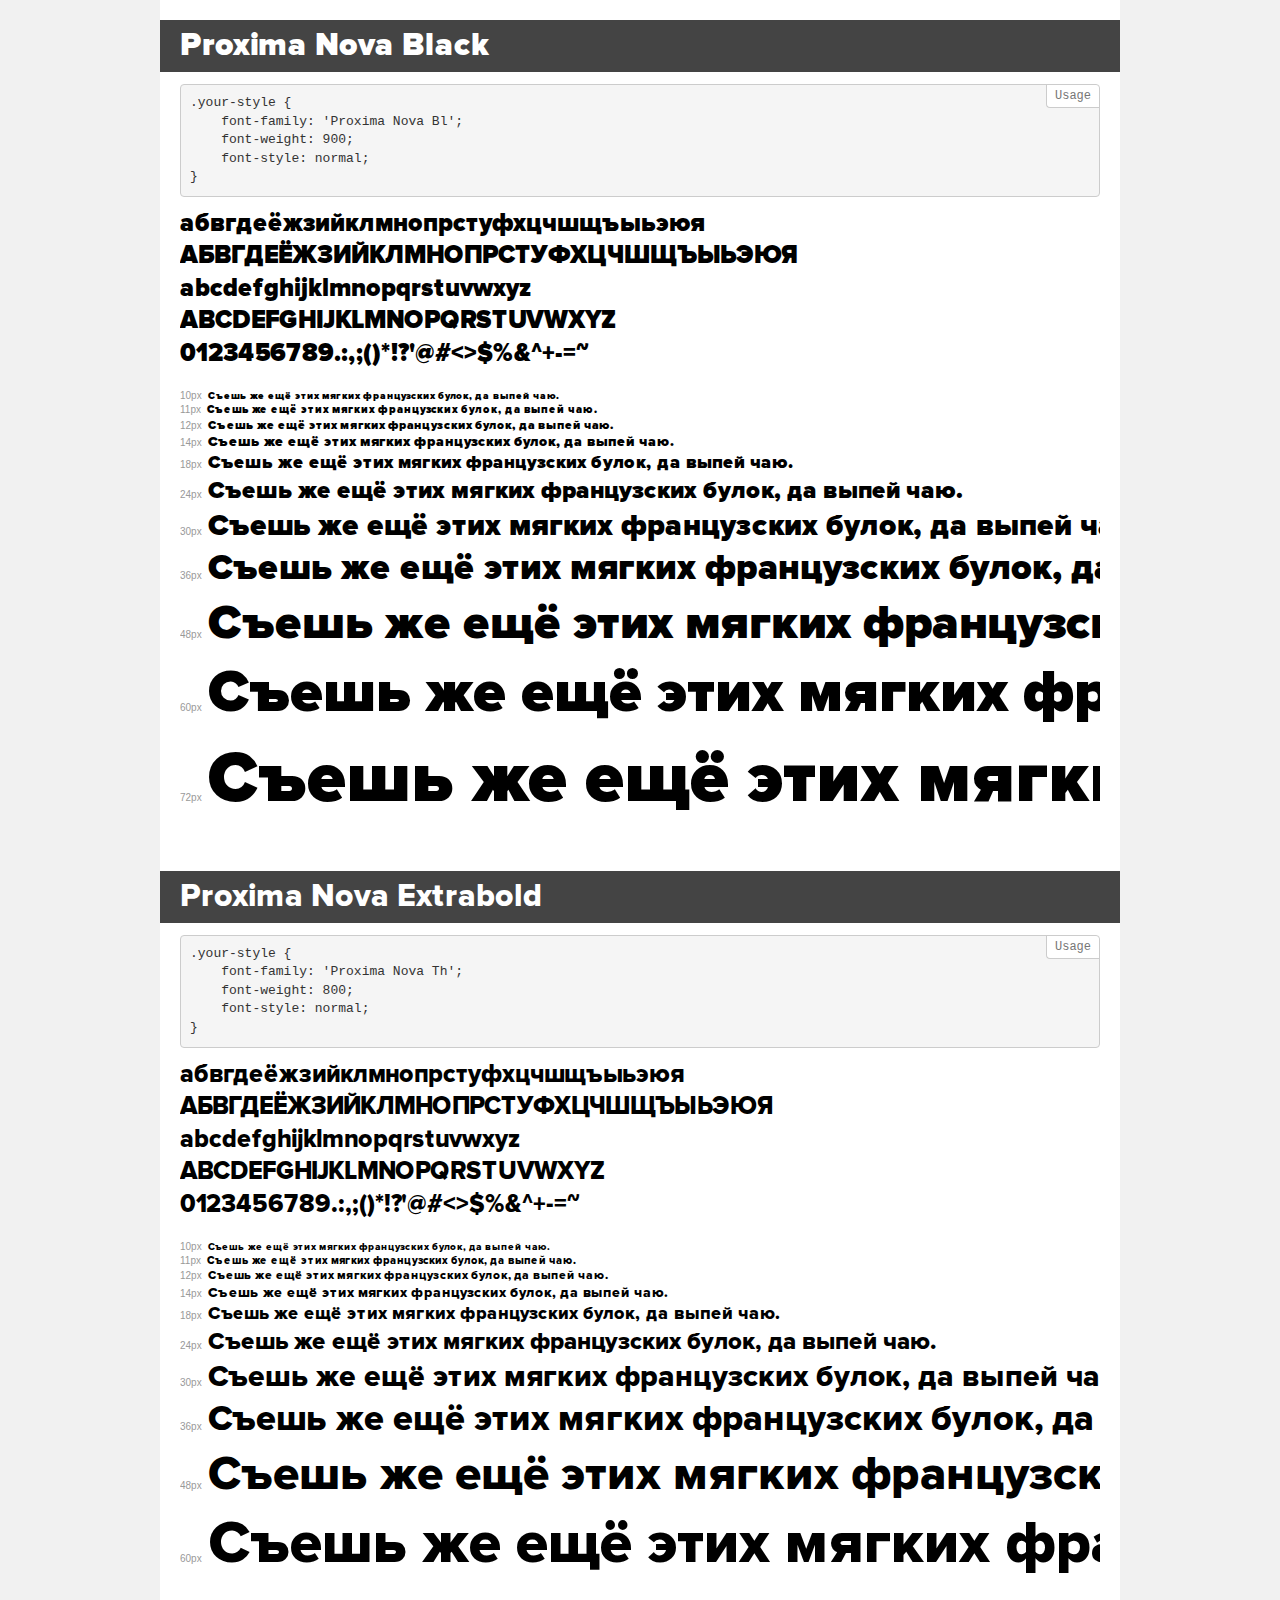
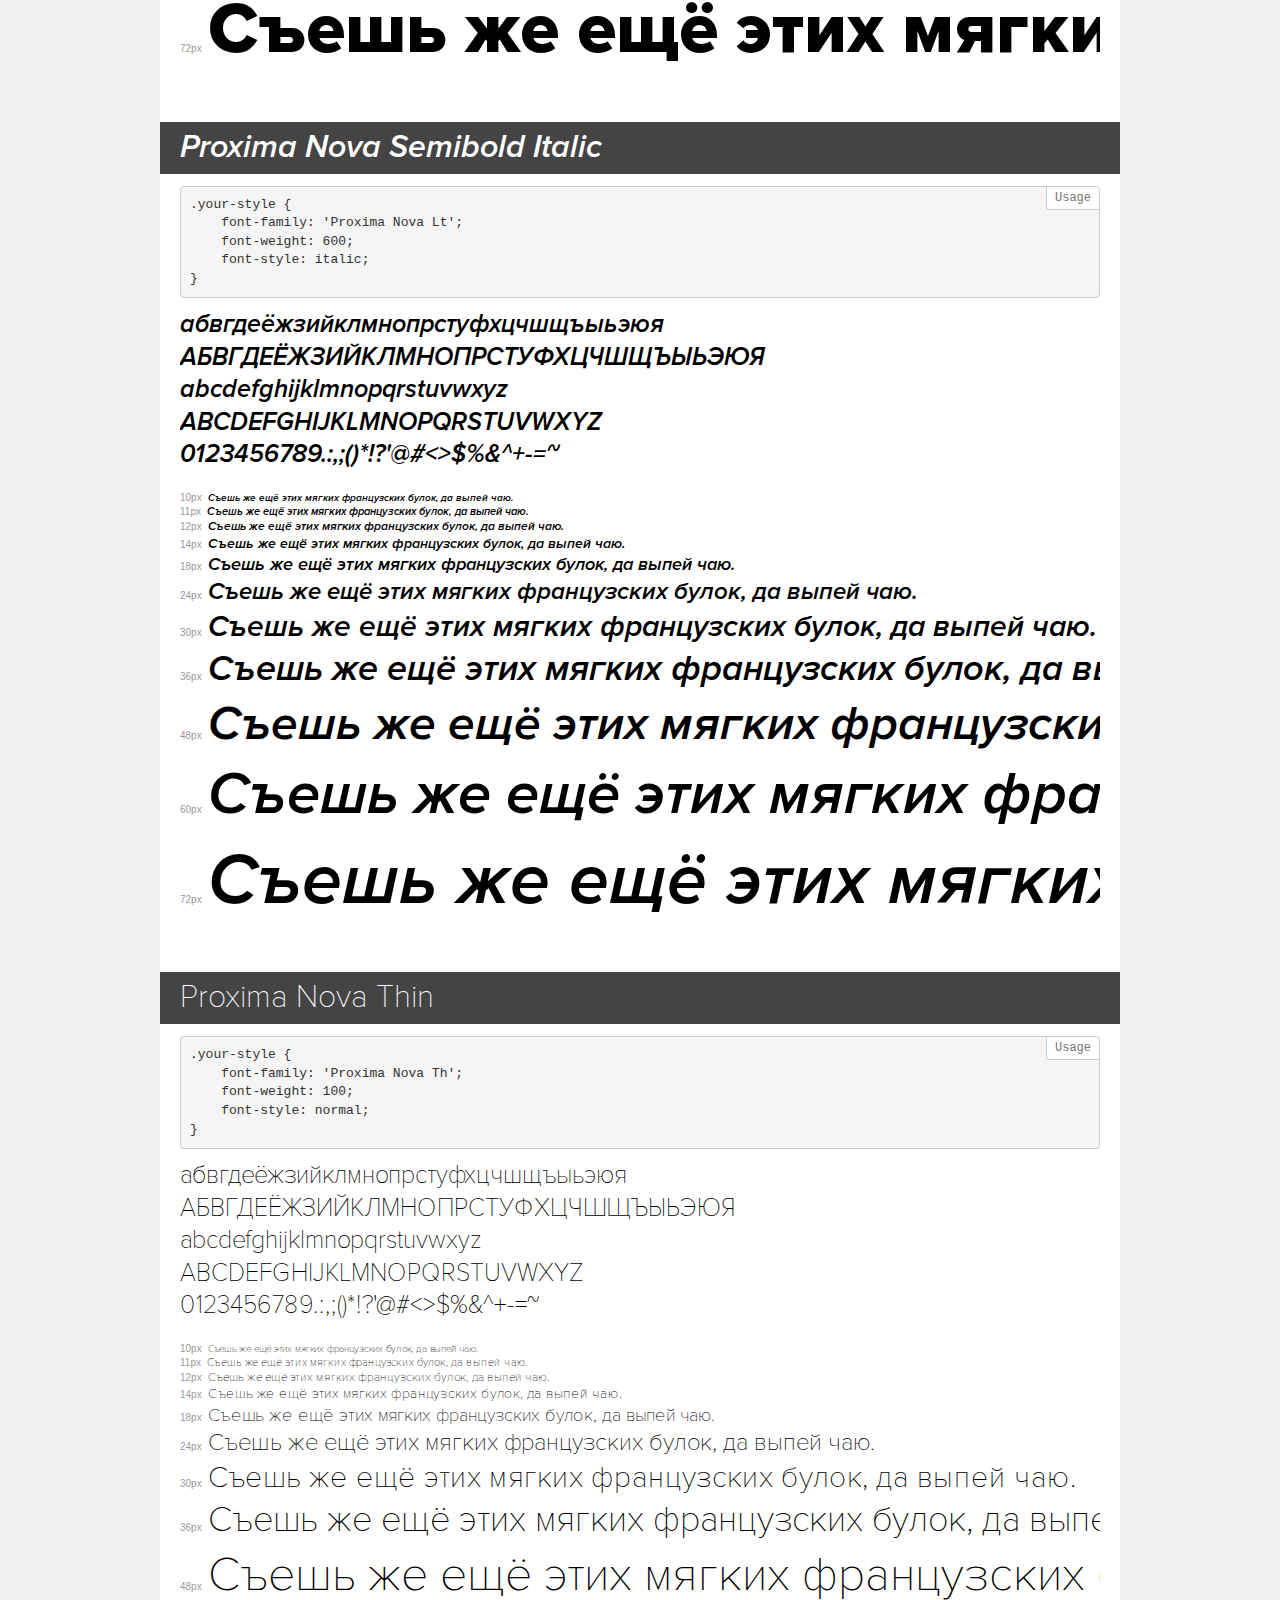
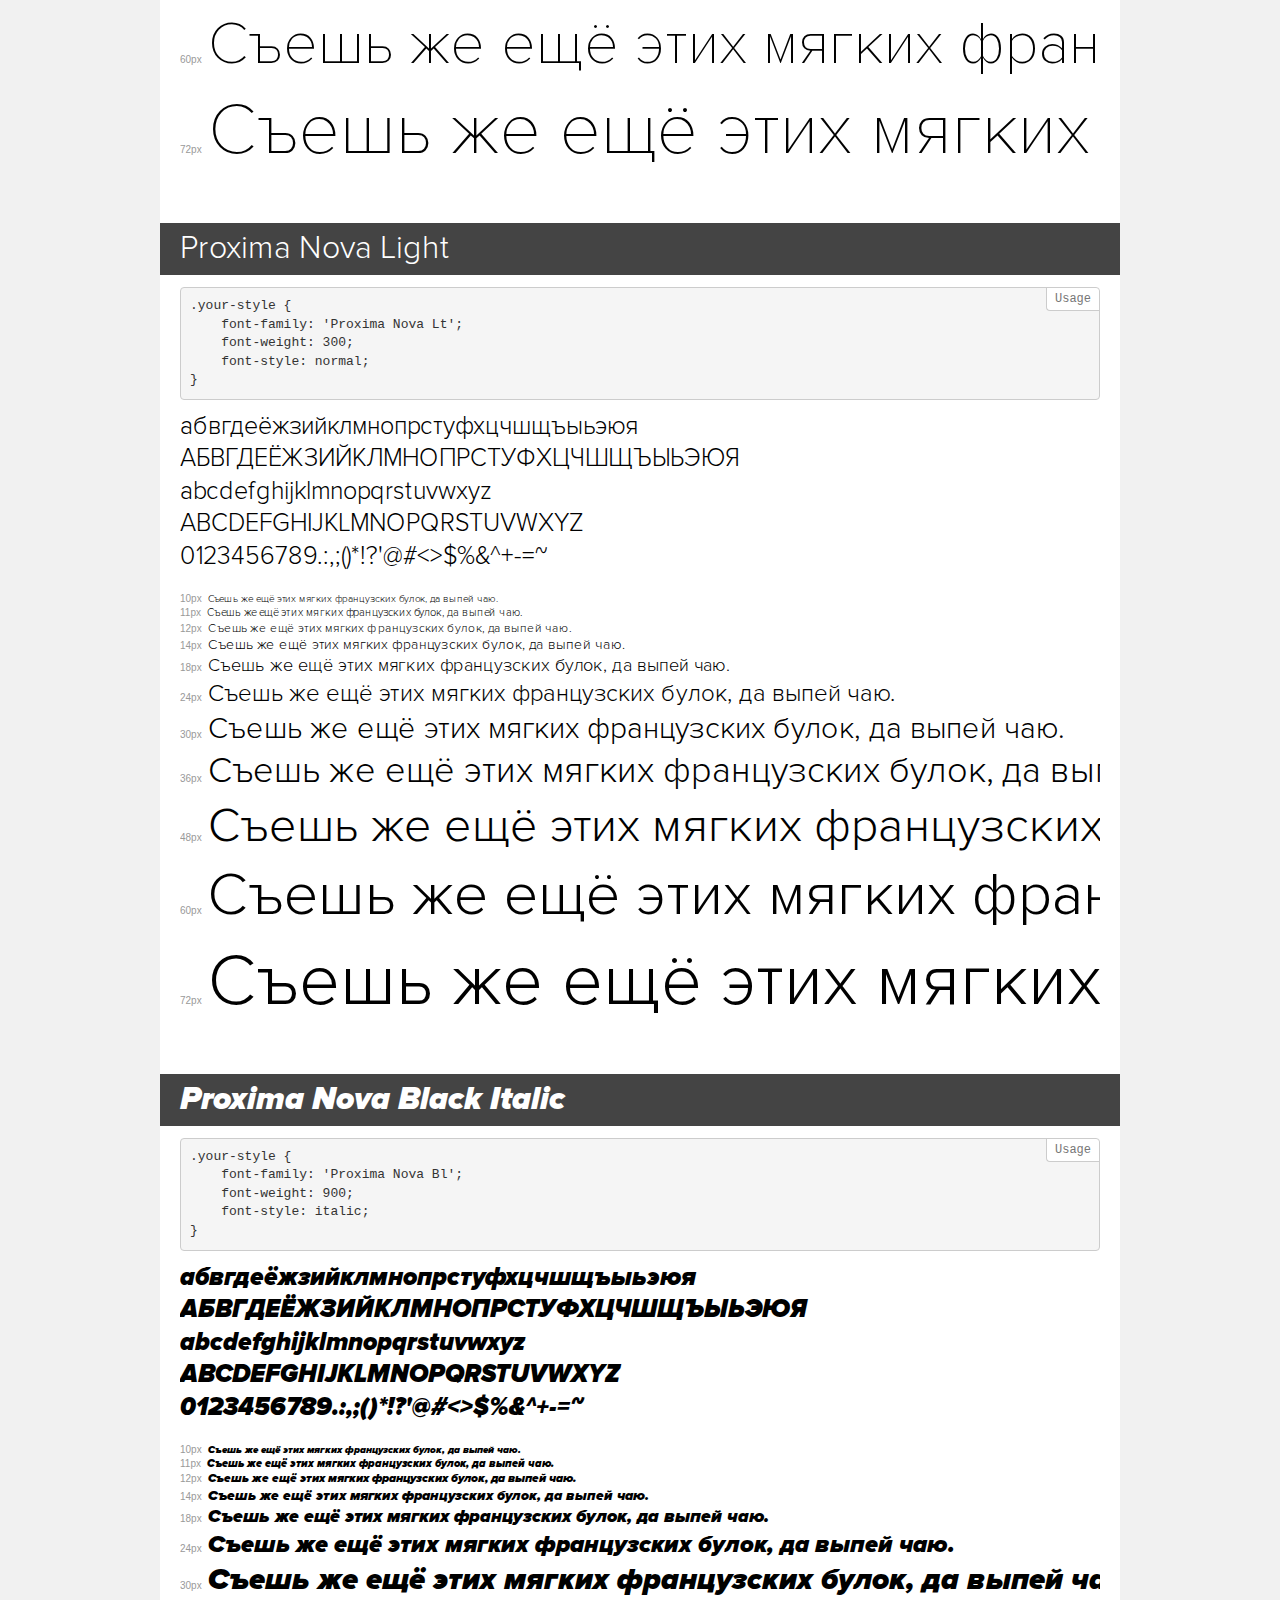
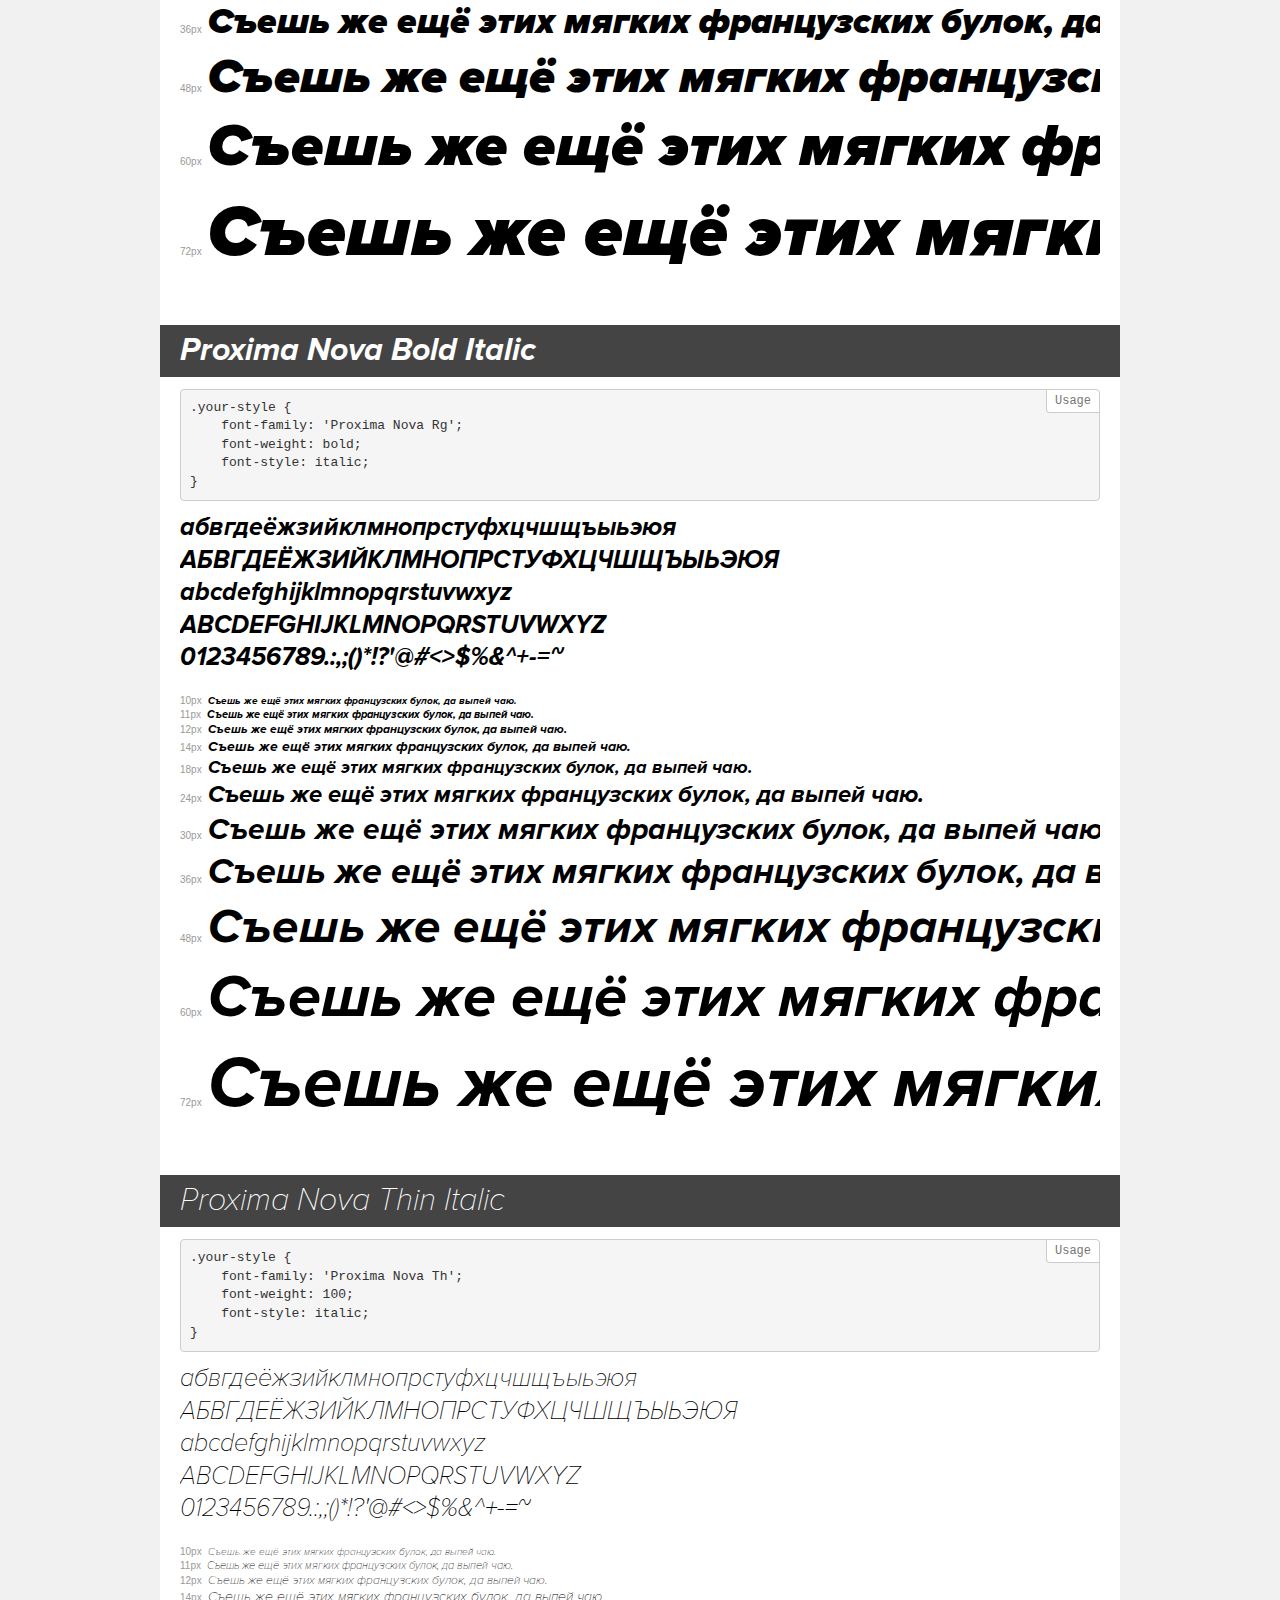
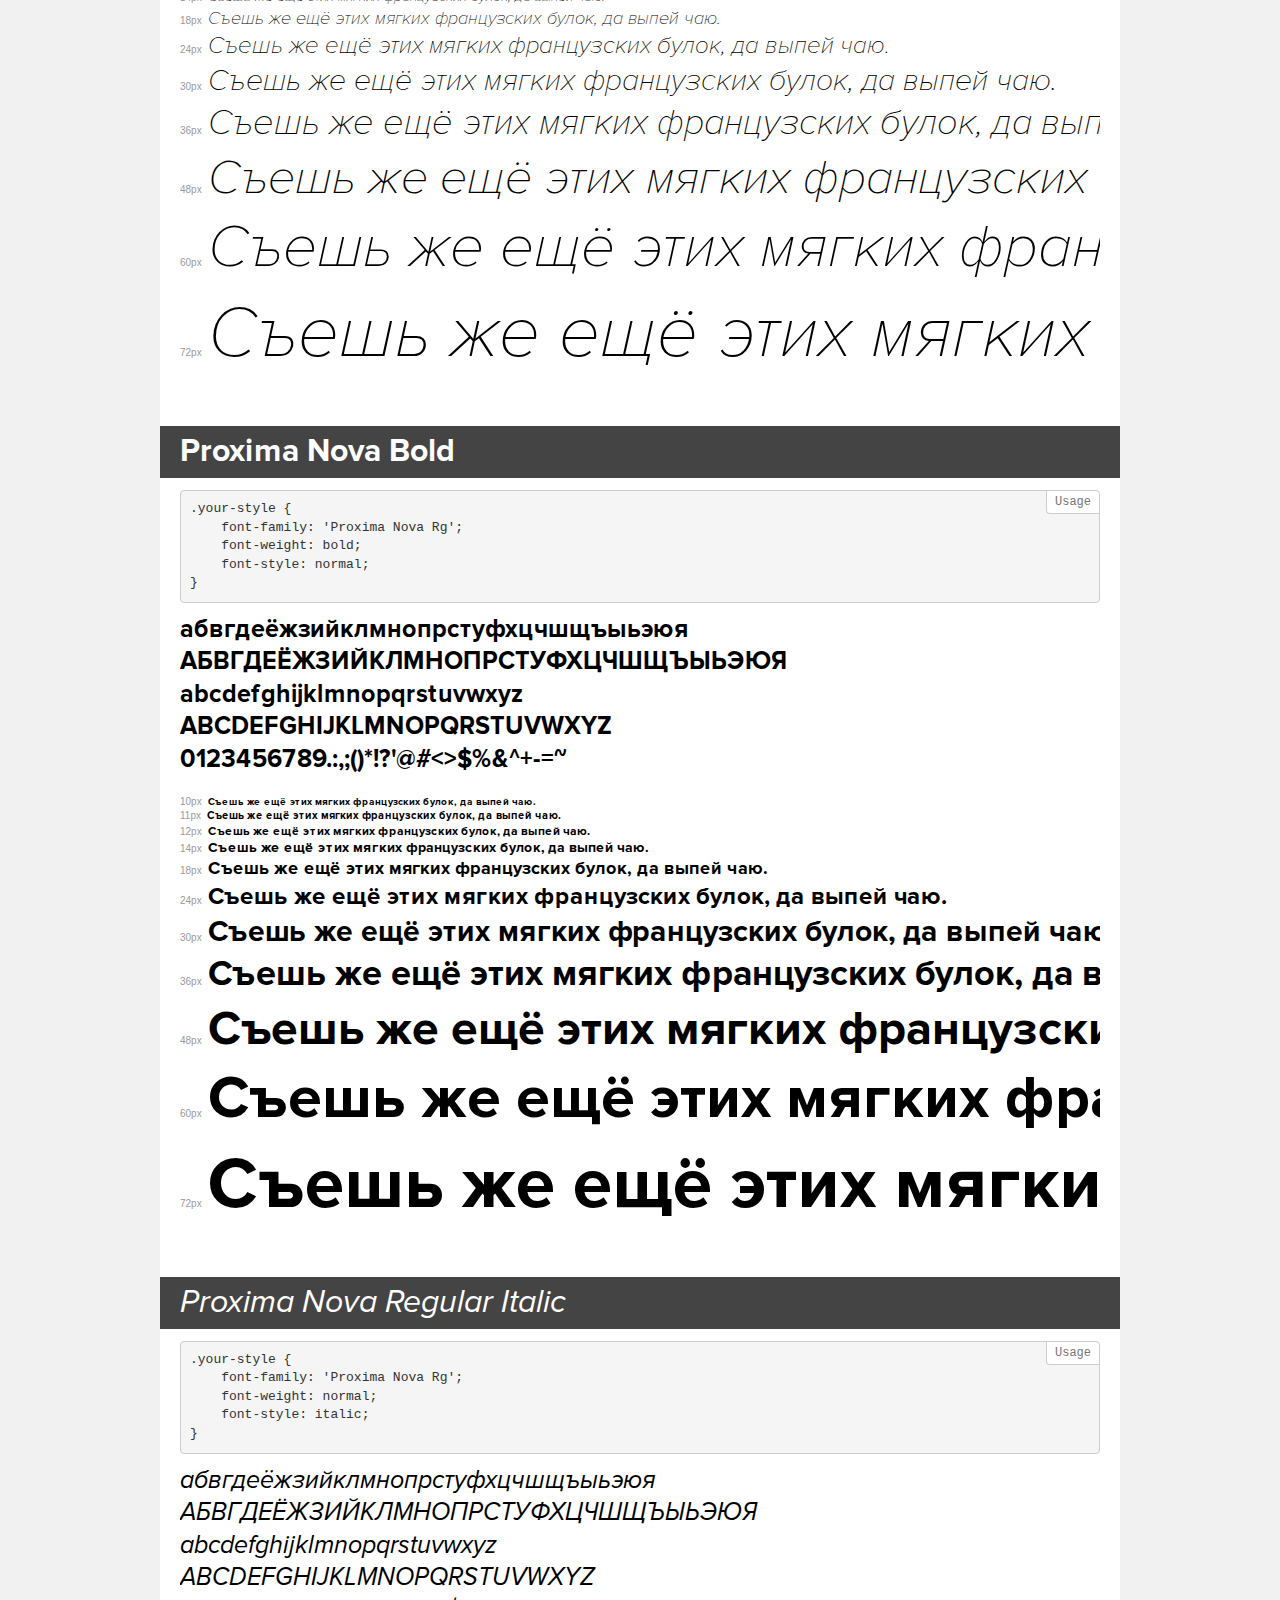
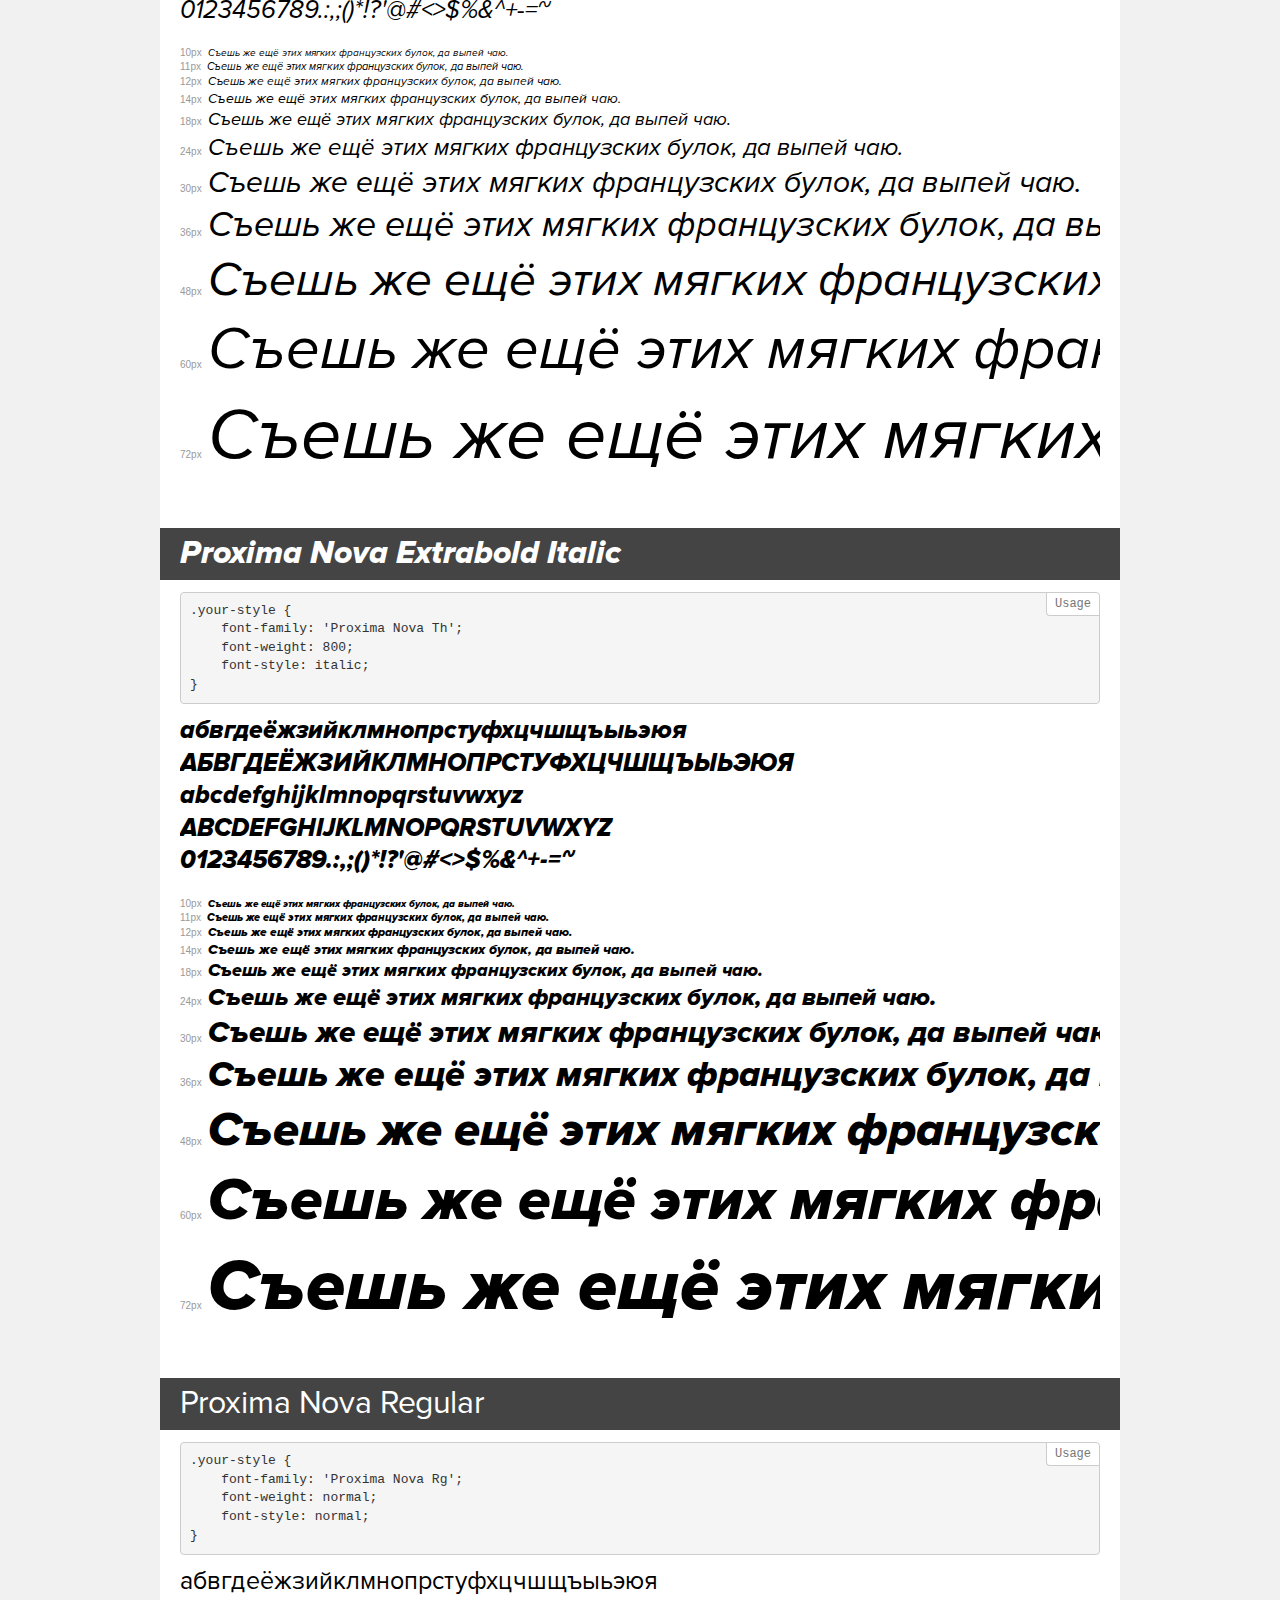
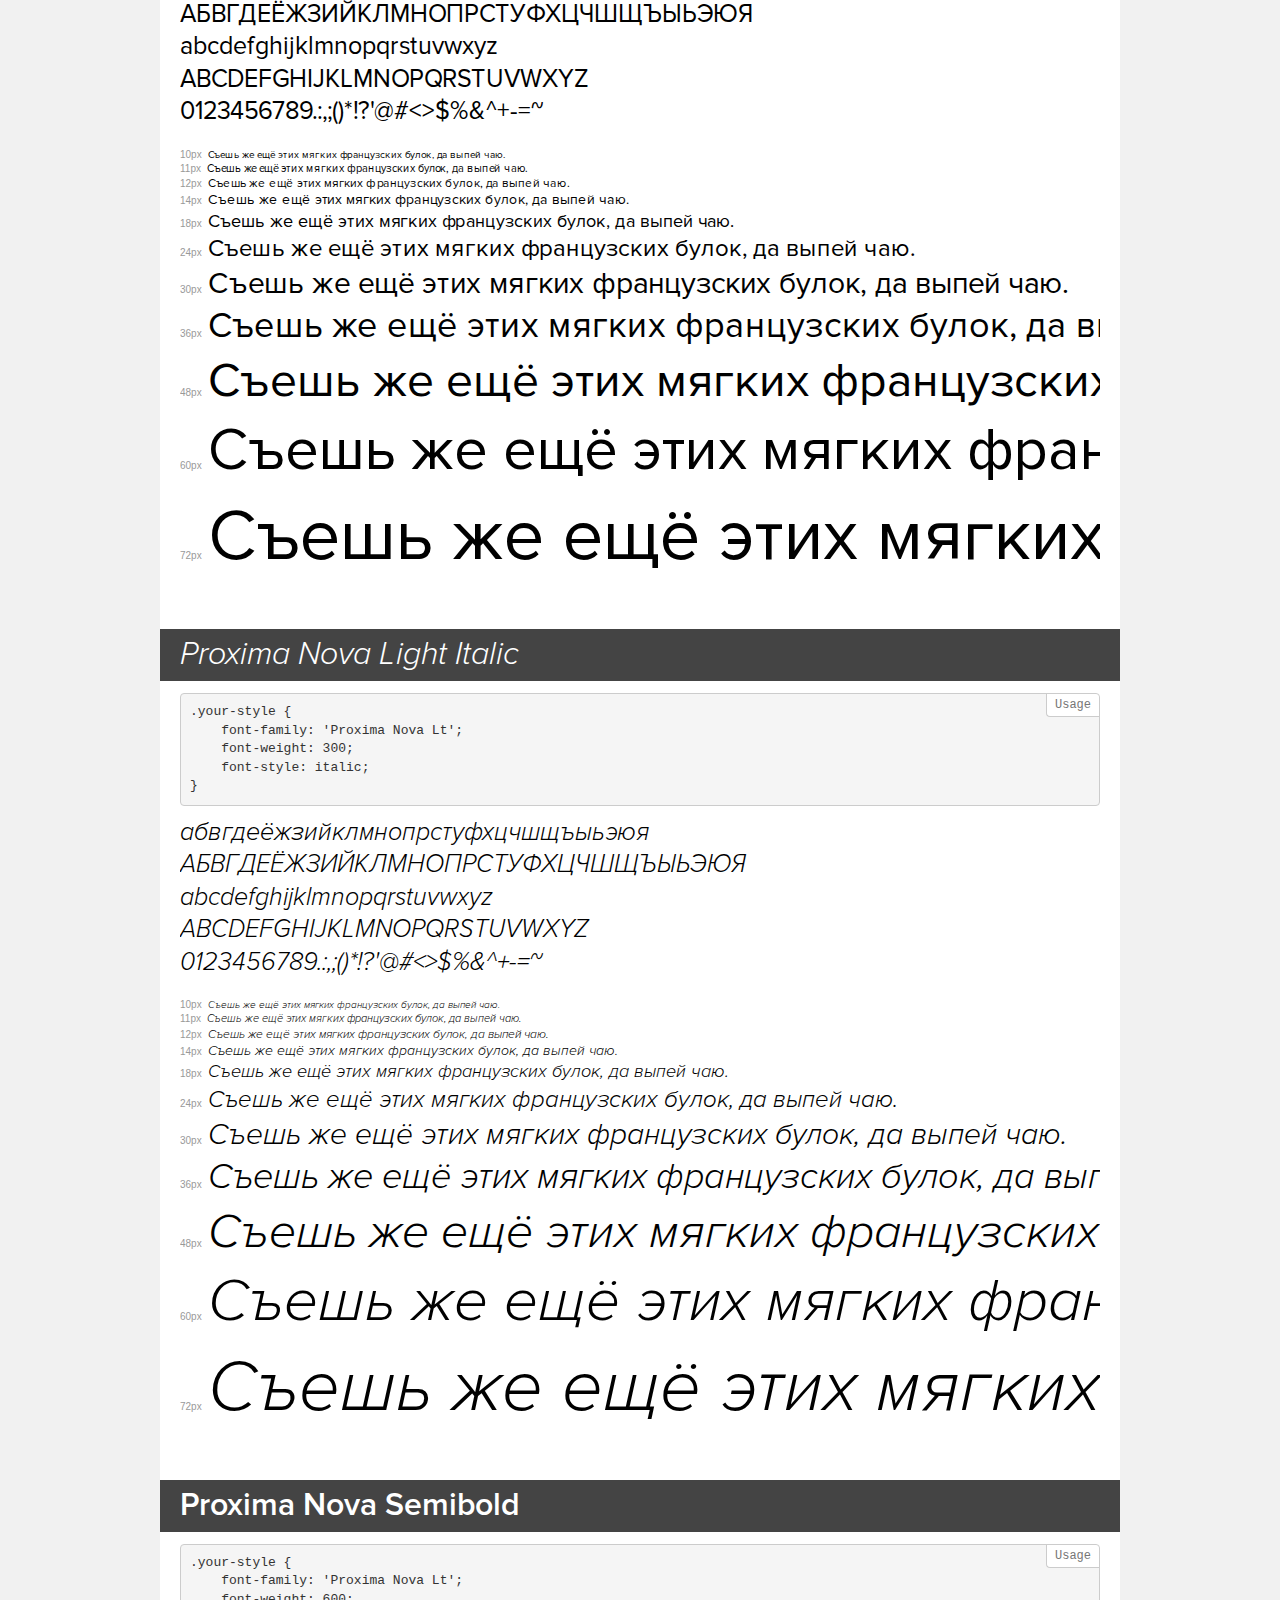
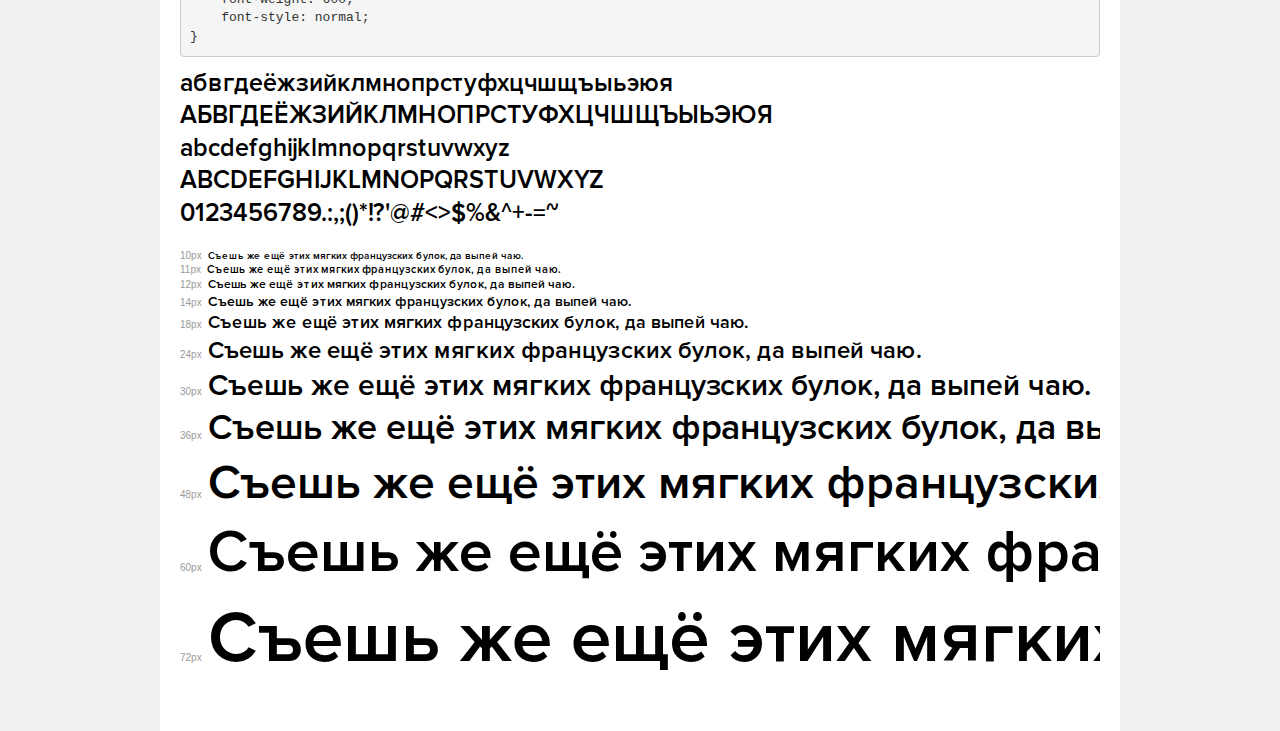
<file: assets/fonts/Proxima_Nova/demo.html>
<!DOCTYPE html>
<html>
<head>
    <meta charset="utf-8">
    <meta http-equiv="X-UA-Compatible" content="IE=edge">
    <meta name="viewport" content="width=device-width, initial-scale=1">
    <meta name="robots" content="noindex, noarchive">
    <meta name="format-detection" content="telephone=no">
    <title>Transfonter demo</title>
    <link href="stylesheet.css" rel="stylesheet">
    <style>
        /*
        http://meyerweb.com/eric/tools/css/reset/
        v2.0 | 20110126
        License: none (public domain)
        */
        html, body, div, span, applet, object, iframe,
        h1, h2, h3, h4, h5, h6, p, blockquote, pre,
        a, abbr, acronym, address, big, cite, code,
        del, dfn, em, img, ins, kbd, q, s, samp,
        small, strike, strong, sub, sup, tt, var,
        b, u, i, center,
        dl, dt, dd, ol, ul, li,
        fieldset, form, label, legend,
        table, caption, tbody, tfoot, thead, tr, th, td,
        article, aside, canvas, details, embed,
        figure, figcaption, footer, header, hgroup,
        menu, nav, output, ruby, section, summary,
        time, mark, audio, video {
            margin: 0;
            padding: 0;
            border: 0;
            font-size: 100%;
            font: inherit;
            vertical-align: baseline;
        }
        /* HTML5 display-role reset for older browsers */
        article, aside, details, figcaption, figure,
        footer, header, hgroup, menu, nav, section {
            display: block;
        }
        body {
            line-height: 1;
        }
        ol, ul {
            list-style: none;
        }
        blockquote, q {
            quotes: none;
        }
        blockquote:before, blockquote:after,
        q:before, q:after {
            content: '';
            content: none;
        }
        table {
            border-collapse: collapse;
            border-spacing: 0;
        }
        /* common styles */
        body {
            background: #f1f1f1;
            color: #000;
        }
        .page {
            background: #fff;
            width: 920px;
            margin: 0 auto;
            padding: 20px 20px 0 20px;
            overflow: hidden;
        }
        .font-container {
            overflow-x: auto;
            overflow-y: hidden;
            margin-bottom: 40px;
            line-height: 1.3;
            white-space: nowrap;
            padding-bottom: 5px;
        }
        h1 {
            position: relative;
            background: #444;
            font-size: 32px;
            color: #fff;
            padding: 10px 20px;
            margin: 0 -20px 12px -20px;
        }
        .letters {
            font-size: 25px;
            margin-bottom: 20px;
        }
        .s10:before {
            content: '10px';
        }
        .s11:before {
            content: '11px';
        }
        .s12:before {
            content: '12px';
        }
        .s14:before {
            content: '14px';
        }
        .s18:before {
            content: '18px';
        }
        .s24:before {
            content: '24px';
        }
        .s30:before {
            content: '30px';
        }
        .s36:before {
            content: '36px';
        }
        .s48:before {
            content: '48px';
        }
        .s60:before {
            content: '60px';
        }
        .s72:before {
            content: '72px';
        }
        .s10:before, .s11:before, .s12:before, .s14:before,
        .s18:before, .s24:before, .s30:before, .s36:before,
        .s48:before, .s60:before, .s72:before {
            font-family: Arial, sans-serif;
            font-size: 10px;
            font-weight: normal;
            font-style: normal;
            color: #999;
            padding-right: 6px;
        }
        pre {
            display: block;
            position: relative;
            padding: 9px;
            margin: 0 0 10px;
            font-family: Monaco, Menlo, Consolas, "Courier New", monospace !important;
            font-size: 13px;
            line-height: 1.428571429;
            color: #333;
            font-weight: normal !important;
            font-style: normal !important;
            background-color: #f5f5f5;
            border: 1px solid #ccc;
            overflow-x: auto;
            border-radius: 4px;
        }
        pre:after {
            display: block;
            position: absolute;
            right: 0;
            top: 0;
            content: 'Usage';
            line-height: 1;
            padding: 5px 8px;
            font-size: 12px;
            color: #767676;
            background-color: #fff;
            border: 1px solid #ccc;
            border-right: none;
            border-top: none;
            border-radius: 0 4px 0 4px;
            z-index: 10;
        }
        /* responsive */
        @media (max-width: 959px) {
            .page {
                width: auto;
                margin: 0;
            }
        }
    </style>
</head>
<body>
<div class="page">
    <div class="demo" style="font-family: 'Proxima Nova Bl'; font-weight: 900; font-style: normal;">
        <h1>Proxima Nova Black</h1>
        <pre>.your-style {
    font-family: 'Proxima Nova Bl';
    font-weight: 900;
    font-style: normal;
}</pre>
        <div class="font-container">
            <p class="letters">
                абвгдеёжзийклмнопрстуфхцчшщъыьэюя<br>
АБВГДЕЁЖЗИЙКЛМНОПРСТУФХЦЧШЩЪЫЬЭЮЯ<br>
abcdefghijklmnopqrstuvwxyz<br>
ABCDEFGHIJKLMNOPQRSTUVWXYZ<br>
                0123456789.:,;()*!?'@#<>$%&^+-=~
            </p>
            <p class="s10" style="font-size: 10px;">Съешь же ещё этих мягких французских булок, да выпей чаю.</p>
            <p class="s11" style="font-size: 11px;">Съешь же ещё этих мягких французских булок, да выпей чаю.</p>
            <p class="s12" style="font-size: 12px;">Съешь же ещё этих мягких французских булок, да выпей чаю.</p>
            <p class="s14" style="font-size: 14px;">Съешь же ещё этих мягких французских булок, да выпей чаю.</p>
            <p class="s18" style="font-size: 18px;">Съешь же ещё этих мягких французских булок, да выпей чаю.</p>
            <p class="s24" style="font-size: 24px;">Съешь же ещё этих мягких французских булок, да выпей чаю.</p>
            <p class="s30" style="font-size: 30px;">Съешь же ещё этих мягких французских булок, да выпей чаю.</p>
            <p class="s36" style="font-size: 36px;">Съешь же ещё этих мягких французских булок, да выпей чаю.</p>
            <p class="s48" style="font-size: 48px;">Съешь же ещё этих мягких французских булок, да выпей чаю.</p>
            <p class="s60" style="font-size: 60px;">Съешь же ещё этих мягких французских булок, да выпей чаю.</p>
            <p class="s72" style="font-size: 72px;">Съешь же ещё этих мягких французских булок, да выпей чаю.</p>
        </div>
    </div>
    <div class="demo" style="font-family: 'Proxima Nova Th'; font-weight: 800; font-style: normal;">
        <h1>Proxima Nova Extrabold</h1>
        <pre>.your-style {
    font-family: 'Proxima Nova Th';
    font-weight: 800;
    font-style: normal;
}</pre>
        <div class="font-container">
            <p class="letters">
                абвгдеёжзийклмнопрстуфхцчшщъыьэюя<br>
АБВГДЕЁЖЗИЙКЛМНОПРСТУФХЦЧШЩЪЫЬЭЮЯ<br>
abcdefghijklmnopqrstuvwxyz<br>
ABCDEFGHIJKLMNOPQRSTUVWXYZ<br>
                0123456789.:,;()*!?'@#<>$%&^+-=~
            </p>
            <p class="s10" style="font-size: 10px;">Съешь же ещё этих мягких французских булок, да выпей чаю.</p>
            <p class="s11" style="font-size: 11px;">Съешь же ещё этих мягких французских булок, да выпей чаю.</p>
            <p class="s12" style="font-size: 12px;">Съешь же ещё этих мягких французских булок, да выпей чаю.</p>
            <p class="s14" style="font-size: 14px;">Съешь же ещё этих мягких французских булок, да выпей чаю.</p>
            <p class="s18" style="font-size: 18px;">Съешь же ещё этих мягких французских булок, да выпей чаю.</p>
            <p class="s24" style="font-size: 24px;">Съешь же ещё этих мягких французских булок, да выпей чаю.</p>
            <p class="s30" style="font-size: 30px;">Съешь же ещё этих мягких французских булок, да выпей чаю.</p>
            <p class="s36" style="font-size: 36px;">Съешь же ещё этих мягких французских булок, да выпей чаю.</p>
            <p class="s48" style="font-size: 48px;">Съешь же ещё этих мягких французских булок, да выпей чаю.</p>
            <p class="s60" style="font-size: 60px;">Съешь же ещё этих мягких французских булок, да выпей чаю.</p>
            <p class="s72" style="font-size: 72px;">Съешь же ещё этих мягких французских булок, да выпей чаю.</p>
        </div>
    </div>
    <div class="demo" style="font-family: 'Proxima Nova Lt'; font-weight: 600; font-style: italic;">
        <h1>Proxima Nova Semibold Italic</h1>
        <pre>.your-style {
    font-family: 'Proxima Nova Lt';
    font-weight: 600;
    font-style: italic;
}</pre>
        <div class="font-container">
            <p class="letters">
                абвгдеёжзийклмнопрстуфхцчшщъыьэюя<br>
АБВГДЕЁЖЗИЙКЛМНОПРСТУФХЦЧШЩЪЫЬЭЮЯ<br>
abcdefghijklmnopqrstuvwxyz<br>
ABCDEFGHIJKLMNOPQRSTUVWXYZ<br>
                0123456789.:,;()*!?'@#<>$%&^+-=~
            </p>
            <p class="s10" style="font-size: 10px;">Съешь же ещё этих мягких французских булок, да выпей чаю.</p>
            <p class="s11" style="font-size: 11px;">Съешь же ещё этих мягких французских булок, да выпей чаю.</p>
            <p class="s12" style="font-size: 12px;">Съешь же ещё этих мягких французских булок, да выпей чаю.</p>
            <p class="s14" style="font-size: 14px;">Съешь же ещё этих мягких французских булок, да выпей чаю.</p>
            <p class="s18" style="font-size: 18px;">Съешь же ещё этих мягких французских булок, да выпей чаю.</p>
            <p class="s24" style="font-size: 24px;">Съешь же ещё этих мягких французских булок, да выпей чаю.</p>
            <p class="s30" style="font-size: 30px;">Съешь же ещё этих мягких французских булок, да выпей чаю.</p>
            <p class="s36" style="font-size: 36px;">Съешь же ещё этих мягких французских булок, да выпей чаю.</p>
            <p class="s48" style="font-size: 48px;">Съешь же ещё этих мягких французских булок, да выпей чаю.</p>
            <p class="s60" style="font-size: 60px;">Съешь же ещё этих мягких французских булок, да выпей чаю.</p>
            <p class="s72" style="font-size: 72px;">Съешь же ещё этих мягких французских булок, да выпей чаю.</p>
        </div>
    </div>
    <div class="demo" style="font-family: 'Proxima Nova Th'; font-weight: 100; font-style: normal;">
        <h1>Proxima Nova Thin</h1>
        <pre>.your-style {
    font-family: 'Proxima Nova Th';
    font-weight: 100;
    font-style: normal;
}</pre>
        <div class="font-container">
            <p class="letters">
                абвгдеёжзийклмнопрстуфхцчшщъыьэюя<br>
АБВГДЕЁЖЗИЙКЛМНОПРСТУФХЦЧШЩЪЫЬЭЮЯ<br>
abcdefghijklmnopqrstuvwxyz<br>
ABCDEFGHIJKLMNOPQRSTUVWXYZ<br>
                0123456789.:,;()*!?'@#<>$%&^+-=~
            </p>
            <p class="s10" style="font-size: 10px;">Съешь же ещё этих мягких французских булок, да выпей чаю.</p>
            <p class="s11" style="font-size: 11px;">Съешь же ещё этих мягких французских булок, да выпей чаю.</p>
            <p class="s12" style="font-size: 12px;">Съешь же ещё этих мягких французских булок, да выпей чаю.</p>
            <p class="s14" style="font-size: 14px;">Съешь же ещё этих мягких французских булок, да выпей чаю.</p>
            <p class="s18" style="font-size: 18px;">Съешь же ещё этих мягких французских булок, да выпей чаю.</p>
            <p class="s24" style="font-size: 24px;">Съешь же ещё этих мягких французских булок, да выпей чаю.</p>
            <p class="s30" style="font-size: 30px;">Съешь же ещё этих мягких французских булок, да выпей чаю.</p>
            <p class="s36" style="font-size: 36px;">Съешь же ещё этих мягких французских булок, да выпей чаю.</p>
            <p class="s48" style="font-size: 48px;">Съешь же ещё этих мягких французских булок, да выпей чаю.</p>
            <p class="s60" style="font-size: 60px;">Съешь же ещё этих мягких французских булок, да выпей чаю.</p>
            <p class="s72" style="font-size: 72px;">Съешь же ещё этих мягких французских булок, да выпей чаю.</p>
        </div>
    </div>
    <div class="demo" style="font-family: 'Proxima Nova Lt'; font-weight: 300; font-style: normal;">
        <h1>Proxima Nova Light</h1>
        <pre>.your-style {
    font-family: 'Proxima Nova Lt';
    font-weight: 300;
    font-style: normal;
}</pre>
        <div class="font-container">
            <p class="letters">
                абвгдеёжзийклмнопрстуфхцчшщъыьэюя<br>
АБВГДЕЁЖЗИЙКЛМНОПРСТУФХЦЧШЩЪЫЬЭЮЯ<br>
abcdefghijklmnopqrstuvwxyz<br>
ABCDEFGHIJKLMNOPQRSTUVWXYZ<br>
                0123456789.:,;()*!?'@#<>$%&^+-=~
            </p>
            <p class="s10" style="font-size: 10px;">Съешь же ещё этих мягких французских булок, да выпей чаю.</p>
            <p class="s11" style="font-size: 11px;">Съешь же ещё этих мягких французских булок, да выпей чаю.</p>
            <p class="s12" style="font-size: 12px;">Съешь же ещё этих мягких французских булок, да выпей чаю.</p>
            <p class="s14" style="font-size: 14px;">Съешь же ещё этих мягких французских булок, да выпей чаю.</p>
            <p class="s18" style="font-size: 18px;">Съешь же ещё этих мягких французских булок, да выпей чаю.</p>
            <p class="s24" style="font-size: 24px;">Съешь же ещё этих мягких французских булок, да выпей чаю.</p>
            <p class="s30" style="font-size: 30px;">Съешь же ещё этих мягких французских булок, да выпей чаю.</p>
            <p class="s36" style="font-size: 36px;">Съешь же ещё этих мягких французских булок, да выпей чаю.</p>
            <p class="s48" style="font-size: 48px;">Съешь же ещё этих мягких французских булок, да выпей чаю.</p>
            <p class="s60" style="font-size: 60px;">Съешь же ещё этих мягких французских булок, да выпей чаю.</p>
            <p class="s72" style="font-size: 72px;">Съешь же ещё этих мягких французских булок, да выпей чаю.</p>
        </div>
    </div>
    <div class="demo" style="font-family: 'Proxima Nova Bl'; font-weight: 900; font-style: italic;">
        <h1>Proxima Nova Black Italic</h1>
        <pre>.your-style {
    font-family: 'Proxima Nova Bl';
    font-weight: 900;
    font-style: italic;
}</pre>
        <div class="font-container">
            <p class="letters">
                абвгдеёжзийклмнопрстуфхцчшщъыьэюя<br>
АБВГДЕЁЖЗИЙКЛМНОПРСТУФХЦЧШЩЪЫЬЭЮЯ<br>
abcdefghijklmnopqrstuvwxyz<br>
ABCDEFGHIJKLMNOPQRSTUVWXYZ<br>
                0123456789.:,;()*!?'@#<>$%&^+-=~
            </p>
            <p class="s10" style="font-size: 10px;">Съешь же ещё этих мягких французских булок, да выпей чаю.</p>
            <p class="s11" style="font-size: 11px;">Съешь же ещё этих мягких французских булок, да выпей чаю.</p>
            <p class="s12" style="font-size: 12px;">Съешь же ещё этих мягких французских булок, да выпей чаю.</p>
            <p class="s14" style="font-size: 14px;">Съешь же ещё этих мягких французских булок, да выпей чаю.</p>
            <p class="s18" style="font-size: 18px;">Съешь же ещё этих мягких французских булок, да выпей чаю.</p>
            <p class="s24" style="font-size: 24px;">Съешь же ещё этих мягких французских булок, да выпей чаю.</p>
            <p class="s30" style="font-size: 30px;">Съешь же ещё этих мягких французских булок, да выпей чаю.</p>
            <p class="s36" style="font-size: 36px;">Съешь же ещё этих мягких французских булок, да выпей чаю.</p>
            <p class="s48" style="font-size: 48px;">Съешь же ещё этих мягких французских булок, да выпей чаю.</p>
            <p class="s60" style="font-size: 60px;">Съешь же ещё этих мягких французских булок, да выпей чаю.</p>
            <p class="s72" style="font-size: 72px;">Съешь же ещё этих мягких французских булок, да выпей чаю.</p>
        </div>
    </div>
    <div class="demo" style="font-family: 'Proxima Nova Rg'; font-weight: bold; font-style: italic;">
        <h1>Proxima Nova Bold Italic</h1>
        <pre>.your-style {
    font-family: 'Proxima Nova Rg';
    font-weight: bold;
    font-style: italic;
}</pre>
        <div class="font-container">
            <p class="letters">
                абвгдеёжзийклмнопрстуфхцчшщъыьэюя<br>
АБВГДЕЁЖЗИЙКЛМНОПРСТУФХЦЧШЩЪЫЬЭЮЯ<br>
abcdefghijklmnopqrstuvwxyz<br>
ABCDEFGHIJKLMNOPQRSTUVWXYZ<br>
                0123456789.:,;()*!?'@#<>$%&^+-=~
            </p>
            <p class="s10" style="font-size: 10px;">Съешь же ещё этих мягких французских булок, да выпей чаю.</p>
            <p class="s11" style="font-size: 11px;">Съешь же ещё этих мягких французских булок, да выпей чаю.</p>
            <p class="s12" style="font-size: 12px;">Съешь же ещё этих мягких французских булок, да выпей чаю.</p>
            <p class="s14" style="font-size: 14px;">Съешь же ещё этих мягких французских булок, да выпей чаю.</p>
            <p class="s18" style="font-size: 18px;">Съешь же ещё этих мягких французских булок, да выпей чаю.</p>
            <p class="s24" style="font-size: 24px;">Съешь же ещё этих мягких французских булок, да выпей чаю.</p>
            <p class="s30" style="font-size: 30px;">Съешь же ещё этих мягких французских булок, да выпей чаю.</p>
            <p class="s36" style="font-size: 36px;">Съешь же ещё этих мягких французских булок, да выпей чаю.</p>
            <p class="s48" style="font-size: 48px;">Съешь же ещё этих мягких французских булок, да выпей чаю.</p>
            <p class="s60" style="font-size: 60px;">Съешь же ещё этих мягких французских булок, да выпей чаю.</p>
            <p class="s72" style="font-size: 72px;">Съешь же ещё этих мягких французских булок, да выпей чаю.</p>
        </div>
    </div>
    <div class="demo" style="font-family: 'Proxima Nova Th'; font-weight: 100; font-style: italic;">
        <h1>Proxima Nova Thin Italic</h1>
        <pre>.your-style {
    font-family: 'Proxima Nova Th';
    font-weight: 100;
    font-style: italic;
}</pre>
        <div class="font-container">
            <p class="letters">
                абвгдеёжзийклмнопрстуфхцчшщъыьэюя<br>
АБВГДЕЁЖЗИЙКЛМНОПРСТУФХЦЧШЩЪЫЬЭЮЯ<br>
abcdefghijklmnopqrstuvwxyz<br>
ABCDEFGHIJKLMNOPQRSTUVWXYZ<br>
                0123456789.:,;()*!?'@#<>$%&^+-=~
            </p>
            <p class="s10" style="font-size: 10px;">Съешь же ещё этих мягких французских булок, да выпей чаю.</p>
            <p class="s11" style="font-size: 11px;">Съешь же ещё этих мягких французских булок, да выпей чаю.</p>
            <p class="s12" style="font-size: 12px;">Съешь же ещё этих мягких французских булок, да выпей чаю.</p>
            <p class="s14" style="font-size: 14px;">Съешь же ещё этих мягких французских булок, да выпей чаю.</p>
            <p class="s18" style="font-size: 18px;">Съешь же ещё этих мягких французских булок, да выпей чаю.</p>
            <p class="s24" style="font-size: 24px;">Съешь же ещё этих мягких французских булок, да выпей чаю.</p>
            <p class="s30" style="font-size: 30px;">Съешь же ещё этих мягких французских булок, да выпей чаю.</p>
            <p class="s36" style="font-size: 36px;">Съешь же ещё этих мягких французских булок, да выпей чаю.</p>
            <p class="s48" style="font-size: 48px;">Съешь же ещё этих мягких французских булок, да выпей чаю.</p>
            <p class="s60" style="font-size: 60px;">Съешь же ещё этих мягких французских булок, да выпей чаю.</p>
            <p class="s72" style="font-size: 72px;">Съешь же ещё этих мягких французских булок, да выпей чаю.</p>
        </div>
    </div>
    <div class="demo" style="font-family: 'Proxima Nova Rg'; font-weight: bold; font-style: normal;">
        <h1>Proxima Nova Bold</h1>
        <pre>.your-style {
    font-family: 'Proxima Nova Rg';
    font-weight: bold;
    font-style: normal;
}</pre>
        <div class="font-container">
            <p class="letters">
                абвгдеёжзийклмнопрстуфхцчшщъыьэюя<br>
АБВГДЕЁЖЗИЙКЛМНОПРСТУФХЦЧШЩЪЫЬЭЮЯ<br>
abcdefghijklmnopqrstuvwxyz<br>
ABCDEFGHIJKLMNOPQRSTUVWXYZ<br>
                0123456789.:,;()*!?'@#<>$%&^+-=~
            </p>
            <p class="s10" style="font-size: 10px;">Съешь же ещё этих мягких французских булок, да выпей чаю.</p>
            <p class="s11" style="font-size: 11px;">Съешь же ещё этих мягких французских булок, да выпей чаю.</p>
            <p class="s12" style="font-size: 12px;">Съешь же ещё этих мягких французских булок, да выпей чаю.</p>
            <p class="s14" style="font-size: 14px;">Съешь же ещё этих мягких французских булок, да выпей чаю.</p>
            <p class="s18" style="font-size: 18px;">Съешь же ещё этих мягких французских булок, да выпей чаю.</p>
            <p class="s24" style="font-size: 24px;">Съешь же ещё этих мягких французских булок, да выпей чаю.</p>
            <p class="s30" style="font-size: 30px;">Съешь же ещё этих мягких французских булок, да выпей чаю.</p>
            <p class="s36" style="font-size: 36px;">Съешь же ещё этих мягких французских булок, да выпей чаю.</p>
            <p class="s48" style="font-size: 48px;">Съешь же ещё этих мягких французских булок, да выпей чаю.</p>
            <p class="s60" style="font-size: 60px;">Съешь же ещё этих мягких французских булок, да выпей чаю.</p>
            <p class="s72" style="font-size: 72px;">Съешь же ещё этих мягких французских булок, да выпей чаю.</p>
        </div>
    </div>
    <div class="demo" style="font-family: 'Proxima Nova Rg'; font-weight: normal; font-style: italic;">
        <h1>Proxima Nova Regular Italic</h1>
        <pre>.your-style {
    font-family: 'Proxima Nova Rg';
    font-weight: normal;
    font-style: italic;
}</pre>
        <div class="font-container">
            <p class="letters">
                абвгдеёжзийклмнопрстуфхцчшщъыьэюя<br>
АБВГДЕЁЖЗИЙКЛМНОПРСТУФХЦЧШЩЪЫЬЭЮЯ<br>
abcdefghijklmnopqrstuvwxyz<br>
ABCDEFGHIJKLMNOPQRSTUVWXYZ<br>
                0123456789.:,;()*!?'@#<>$%&^+-=~
            </p>
            <p class="s10" style="font-size: 10px;">Съешь же ещё этих мягких французских булок, да выпей чаю.</p>
            <p class="s11" style="font-size: 11px;">Съешь же ещё этих мягких французских булок, да выпей чаю.</p>
            <p class="s12" style="font-size: 12px;">Съешь же ещё этих мягких французских булок, да выпей чаю.</p>
            <p class="s14" style="font-size: 14px;">Съешь же ещё этих мягких французских булок, да выпей чаю.</p>
            <p class="s18" style="font-size: 18px;">Съешь же ещё этих мягких французских булок, да выпей чаю.</p>
            <p class="s24" style="font-size: 24px;">Съешь же ещё этих мягких французских булок, да выпей чаю.</p>
            <p class="s30" style="font-size: 30px;">Съешь же ещё этих мягких французских булок, да выпей чаю.</p>
            <p class="s36" style="font-size: 36px;">Съешь же ещё этих мягких французских булок, да выпей чаю.</p>
            <p class="s48" style="font-size: 48px;">Съешь же ещё этих мягких французских булок, да выпей чаю.</p>
            <p class="s60" style="font-size: 60px;">Съешь же ещё этих мягких французских булок, да выпей чаю.</p>
            <p class="s72" style="font-size: 72px;">Съешь же ещё этих мягких французских булок, да выпей чаю.</p>
        </div>
    </div>
    <div class="demo" style="font-family: 'Proxima Nova Th'; font-weight: 800; font-style: italic;">
        <h1>Proxima Nova Extrabold Italic</h1>
        <pre>.your-style {
    font-family: 'Proxima Nova Th';
    font-weight: 800;
    font-style: italic;
}</pre>
        <div class="font-container">
            <p class="letters">
                абвгдеёжзийклмнопрстуфхцчшщъыьэюя<br>
АБВГДЕЁЖЗИЙКЛМНОПРСТУФХЦЧШЩЪЫЬЭЮЯ<br>
abcdefghijklmnopqrstuvwxyz<br>
ABCDEFGHIJKLMNOPQRSTUVWXYZ<br>
                0123456789.:,;()*!?'@#<>$%&^+-=~
            </p>
            <p class="s10" style="font-size: 10px;">Съешь же ещё этих мягких французских булок, да выпей чаю.</p>
            <p class="s11" style="font-size: 11px;">Съешь же ещё этих мягких французских булок, да выпей чаю.</p>
            <p class="s12" style="font-size: 12px;">Съешь же ещё этих мягких французских булок, да выпей чаю.</p>
            <p class="s14" style="font-size: 14px;">Съешь же ещё этих мягких французских булок, да выпей чаю.</p>
            <p class="s18" style="font-size: 18px;">Съешь же ещё этих мягких французских булок, да выпей чаю.</p>
            <p class="s24" style="font-size: 24px;">Съешь же ещё этих мягких французских булок, да выпей чаю.</p>
            <p class="s30" style="font-size: 30px;">Съешь же ещё этих мягких французских булок, да выпей чаю.</p>
            <p class="s36" style="font-size: 36px;">Съешь же ещё этих мягких французских булок, да выпей чаю.</p>
            <p class="s48" style="font-size: 48px;">Съешь же ещё этих мягких французских булок, да выпей чаю.</p>
            <p class="s60" style="font-size: 60px;">Съешь же ещё этих мягких французских булок, да выпей чаю.</p>
            <p class="s72" style="font-size: 72px;">Съешь же ещё этих мягких французских булок, да выпей чаю.</p>
        </div>
    </div>
    <div class="demo" style="font-family: 'Proxima Nova Rg'; font-weight: normal; font-style: normal;">
        <h1>Proxima Nova Regular</h1>
        <pre>.your-style {
    font-family: 'Proxima Nova Rg';
    font-weight: normal;
    font-style: normal;
}</pre>
        <div class="font-container">
            <p class="letters">
                абвгдеёжзийклмнопрстуфхцчшщъыьэюя<br>
АБВГДЕЁЖЗИЙКЛМНОПРСТУФХЦЧШЩЪЫЬЭЮЯ<br>
abcdefghijklmnopqrstuvwxyz<br>
ABCDEFGHIJKLMNOPQRSTUVWXYZ<br>
                0123456789.:,;()*!?'@#<>$%&^+-=~
            </p>
            <p class="s10" style="font-size: 10px;">Съешь же ещё этих мягких французских булок, да выпей чаю.</p>
            <p class="s11" style="font-size: 11px;">Съешь же ещё этих мягких французских булок, да выпей чаю.</p>
            <p class="s12" style="font-size: 12px;">Съешь же ещё этих мягких французских булок, да выпей чаю.</p>
            <p class="s14" style="font-size: 14px;">Съешь же ещё этих мягких французских булок, да выпей чаю.</p>
            <p class="s18" style="font-size: 18px;">Съешь же ещё этих мягких французских булок, да выпей чаю.</p>
            <p class="s24" style="font-size: 24px;">Съешь же ещё этих мягких французских булок, да выпей чаю.</p>
            <p class="s30" style="font-size: 30px;">Съешь же ещё этих мягких французских булок, да выпей чаю.</p>
            <p class="s36" style="font-size: 36px;">Съешь же ещё этих мягких французских булок, да выпей чаю.</p>
            <p class="s48" style="font-size: 48px;">Съешь же ещё этих мягких французских булок, да выпей чаю.</p>
            <p class="s60" style="font-size: 60px;">Съешь же ещё этих мягких французских булок, да выпей чаю.</p>
            <p class="s72" style="font-size: 72px;">Съешь же ещё этих мягких французских булок, да выпей чаю.</p>
        </div>
    </div>
    <div class="demo" style="font-family: 'Proxima Nova Lt'; font-weight: 300; font-style: italic;">
        <h1>Proxima Nova Light Italic</h1>
        <pre>.your-style {
    font-family: 'Proxima Nova Lt';
    font-weight: 300;
    font-style: italic;
}</pre>
        <div class="font-container">
            <p class="letters">
                абвгдеёжзийклмнопрстуфхцчшщъыьэюя<br>
АБВГДЕЁЖЗИЙКЛМНОПРСТУФХЦЧШЩЪЫЬЭЮЯ<br>
abcdefghijklmnopqrstuvwxyz<br>
ABCDEFGHIJKLMNOPQRSTUVWXYZ<br>
                0123456789.:,;()*!?'@#<>$%&^+-=~
            </p>
            <p class="s10" style="font-size: 10px;">Съешь же ещё этих мягких французских булок, да выпей чаю.</p>
            <p class="s11" style="font-size: 11px;">Съешь же ещё этих мягких французских булок, да выпей чаю.</p>
            <p class="s12" style="font-size: 12px;">Съешь же ещё этих мягких французских булок, да выпей чаю.</p>
            <p class="s14" style="font-size: 14px;">Съешь же ещё этих мягких французских булок, да выпей чаю.</p>
            <p class="s18" style="font-size: 18px;">Съешь же ещё этих мягких французских булок, да выпей чаю.</p>
            <p class="s24" style="font-size: 24px;">Съешь же ещё этих мягких французских булок, да выпей чаю.</p>
            <p class="s30" style="font-size: 30px;">Съешь же ещё этих мягких французских булок, да выпей чаю.</p>
            <p class="s36" style="font-size: 36px;">Съешь же ещё этих мягких французских булок, да выпей чаю.</p>
            <p class="s48" style="font-size: 48px;">Съешь же ещё этих мягких французских булок, да выпей чаю.</p>
            <p class="s60" style="font-size: 60px;">Съешь же ещё этих мягких французских булок, да выпей чаю.</p>
            <p class="s72" style="font-size: 72px;">Съешь же ещё этих мягких французских булок, да выпей чаю.</p>
        </div>
    </div>
    <div class="demo" style="font-family: 'Proxima Nova Lt'; font-weight: 600; font-style: normal;">
        <h1>Proxima Nova Semibold</h1>
        <pre>.your-style {
    font-family: 'Proxima Nova Lt';
    font-weight: 600;
    font-style: normal;
}</pre>
        <div class="font-container">
            <p class="letters">
                абвгдеёжзийклмнопрстуфхцчшщъыьэюя<br>
АБВГДЕЁЖЗИЙКЛМНОПРСТУФХЦЧШЩЪЫЬЭЮЯ<br>
abcdefghijklmnopqrstuvwxyz<br>
ABCDEFGHIJKLMNOPQRSTUVWXYZ<br>
                0123456789.:,;()*!?'@#<>$%&^+-=~
            </p>
            <p class="s10" style="font-size: 10px;">Съешь же ещё этих мягких французских булок, да выпей чаю.</p>
            <p class="s11" style="font-size: 11px;">Съешь же ещё этих мягких французских булок, да выпей чаю.</p>
            <p class="s12" style="font-size: 12px;">Съешь же ещё этих мягких французских булок, да выпей чаю.</p>
            <p class="s14" style="font-size: 14px;">Съешь же ещё этих мягких французских булок, да выпей чаю.</p>
            <p class="s18" style="font-size: 18px;">Съешь же ещё этих мягких французских булок, да выпей чаю.</p>
            <p class="s24" style="font-size: 24px;">Съешь же ещё этих мягких французских булок, да выпей чаю.</p>
            <p class="s30" style="font-size: 30px;">Съешь же ещё этих мягких французских булок, да выпей чаю.</p>
            <p class="s36" style="font-size: 36px;">Съешь же ещё этих мягких французских булок, да выпей чаю.</p>
            <p class="s48" style="font-size: 48px;">Съешь же ещё этих мягких французских булок, да выпей чаю.</p>
            <p class="s60" style="font-size: 60px;">Съешь же ещё этих мягких французских булок, да выпей чаю.</p>
            <p class="s72" style="font-size: 72px;">Съешь же ещё этих мягких французских булок, да выпей чаю.</p>
        </div>
    </div>
</div>
</body>
</html>
</file>
<file: assets/fonts/Proxima_Nova/stylesheet.css>
@font-face {
    font-family: 'Proxima Nova Bl';
    src: url('ProximaNova-Black.eot');
    src: local('Proxima Nova Black'), local('ProximaNova-Black'),
        url('ProximaNova-Black.eot?#iefix') format('embedded-opentype'),
        url('ProximaNova-Black.woff2') format('woff2'),
        url('ProximaNova-Black.woff') format('woff'),
        url('ProximaNova-Black.ttf') format('truetype');
    font-weight: 900;
    font-style: normal;
}

@font-face {
    font-family: 'Proxima Nova Th';
    src: url('ProximaNova-Extrabld.eot');
    src: local('Proxima Nova Extrabold'), local('ProximaNova-Extrabld'),
        url('ProximaNova-Extrabld.eot?#iefix') format('embedded-opentype'),
        url('ProximaNova-Extrabld.woff2') format('woff2'),
        url('ProximaNova-Extrabld.woff') format('woff'),
        url('ProximaNova-Extrabld.ttf') format('truetype');
    font-weight: 800;
    font-style: normal;
}

@font-face {
    font-family: 'Proxima Nova Lt';
    src: url('ProximaNova-SemiboldIt.eot');
    src: local('Proxima Nova Semibold Italic'), local('ProximaNova-SemiboldIt'),
        url('ProximaNova-SemiboldIt.eot?#iefix') format('embedded-opentype'),
        url('ProximaNova-SemiboldIt.woff2') format('woff2'),
        url('ProximaNova-SemiboldIt.woff') format('woff'),
        url('ProximaNova-SemiboldIt.ttf') format('truetype');
    font-weight: 600;
    font-style: italic;
}

@font-face {
    font-family: 'Proxima Nova Th';
    src: url('ProximaNovaT-Thin.eot');
    src: local('Proxima Nova Thin'), local('ProximaNovaT-Thin'),
        url('ProximaNovaT-Thin.eot?#iefix') format('embedded-opentype'),
        url('ProximaNovaT-Thin.woff2') format('woff2'),
        url('ProximaNovaT-Thin.woff') format('woff'),
        url('ProximaNovaT-Thin.ttf') format('truetype');
    font-weight: 100;
    font-style: normal;
}

@font-face {
    font-family: 'Proxima Nova Lt';
    src: url('ProximaNova-Light.eot');
    src: local('Proxima Nova Light'), local('ProximaNova-Light'),
        url('ProximaNova-Light.eot?#iefix') format('embedded-opentype'),
        url('ProximaNova-Light.woff2') format('woff2'),
        url('ProximaNova-Light.woff') format('woff'),
        url('ProximaNova-Light.ttf') format('truetype');
    font-weight: 300;
    font-style: normal;
}

@font-face {
    font-family: 'Proxima Nova Bl';
    src: url('ProximaNova-BlackIt.eot');
    src: local('Proxima Nova Black Italic'), local('ProximaNova-BlackIt'),
        url('ProximaNova-BlackIt.eot?#iefix') format('embedded-opentype'),
        url('ProximaNova-BlackIt.woff2') format('woff2'),
        url('ProximaNova-BlackIt.woff') format('woff'),
        url('ProximaNova-BlackIt.ttf') format('truetype');
    font-weight: 900;
    font-style: italic;
}

@font-face {
    font-family: 'Proxima Nova Rg';
    src: url('ProximaNova-BoldIt.eot');
    src: local('Proxima Nova Bold Italic'), local('ProximaNova-BoldIt'),
        url('ProximaNova-BoldIt.eot?#iefix') format('embedded-opentype'),
        url('ProximaNova-BoldIt.woff2') format('woff2'),
        url('ProximaNova-BoldIt.woff') format('woff'),
        url('ProximaNova-BoldIt.ttf') format('truetype');
    font-weight: bold;
    font-style: italic;
}

@font-face {
    font-family: 'Proxima Nova Th';
    src: url('ProximaNova-ThinIt.eot');
    src: local('Proxima Nova Thin Italic'), local('ProximaNova-ThinIt'),
        url('ProximaNova-ThinIt.eot?#iefix') format('embedded-opentype'),
        url('ProximaNova-ThinIt.woff2') format('woff2'),
        url('ProximaNova-ThinIt.woff') format('woff'),
        url('ProximaNova-ThinIt.ttf') format('truetype');
    font-weight: 100;
    font-style: italic;
}

@font-face {
    font-family: 'Proxima Nova Rg';
    src: url('ProximaNova-Bold.eot');
    src: local('Proxima Nova Bold'), local('ProximaNova-Bold'),
        url('ProximaNova-Bold.eot?#iefix') format('embedded-opentype'),
        url('ProximaNova-Bold.woff2') format('woff2'),
        url('ProximaNova-Bold.woff') format('woff'),
        url('ProximaNova-Bold.ttf') format('truetype');
    font-weight: bold;
    font-style: normal;
}

@font-face {
    font-family: 'Proxima Nova Rg';
    src: url('ProximaNova-RegularIt.eot');
    src: local('Proxima Nova Regular Italic'), local('ProximaNova-RegularIt'),
        url('ProximaNova-RegularIt.eot?#iefix') format('embedded-opentype'),
        url('ProximaNova-RegularIt.woff2') format('woff2'),
        url('ProximaNova-RegularIt.woff') format('woff'),
        url('ProximaNova-RegularIt.ttf') format('truetype');
    font-weight: normal;
    font-style: italic;
}

@font-face {
    font-family: 'Proxima Nova Th';
    src: url('ProximaNova-ExtrabldIt.eot');
    src: local('Proxima Nova Extrabold Italic'), local('ProximaNova-ExtrabldIt'),
        url('ProximaNova-ExtrabldIt.eot?#iefix') format('embedded-opentype'),
        url('ProximaNova-ExtrabldIt.woff2') format('woff2'),
        url('ProximaNova-ExtrabldIt.woff') format('woff'),
        url('ProximaNova-ExtrabldIt.ttf') format('truetype');
    font-weight: 800;
    font-style: italic;
}

@font-face {
    font-family: 'Proxima Nova Rg';
    src: url('ProximaNova-Regular.eot');
    src: local('Proxima Nova Regular'), local('ProximaNova-Regular'),
        url('ProximaNova-Regular.eot?#iefix') format('embedded-opentype'),
        url('ProximaNova-Regular.woff2') format('woff2'),
        url('ProximaNova-Regular.woff') format('woff'),
        url('ProximaNova-Regular.ttf') format('truetype');
    font-weight: normal;
    font-style: normal;
}

@font-face {
    font-family: 'Proxima Nova Lt';
    src: url('ProximaNova-LightIt.eot');
    src: local('Proxima Nova Light Italic'), local('ProximaNova-LightIt'),
        url('ProximaNova-LightIt.eot?#iefix') format('embedded-opentype'),
        url('ProximaNova-LightIt.woff2') format('woff2'),
        url('ProximaNova-LightIt.woff') format('woff'),
        url('ProximaNova-LightIt.ttf') format('truetype');
    font-weight: 300;
    font-style: italic;
}

@font-face {
    font-family: 'Proxima Nova Lt';
    src: url('ProximaNova-Semibold.eot');
    src: local('Proxima Nova Semibold'), local('ProximaNova-Semibold'),
        url('ProximaNova-Semibold.eot?#iefix') format('embedded-opentype'),
        url('ProximaNova-Semibold.woff2') format('woff2'),
        url('ProximaNova-Semibold.woff') format('woff'),
        url('ProximaNova-Semibold.ttf') format('truetype');
    font-weight: 600;
    font-style: normal;
}
</file>
